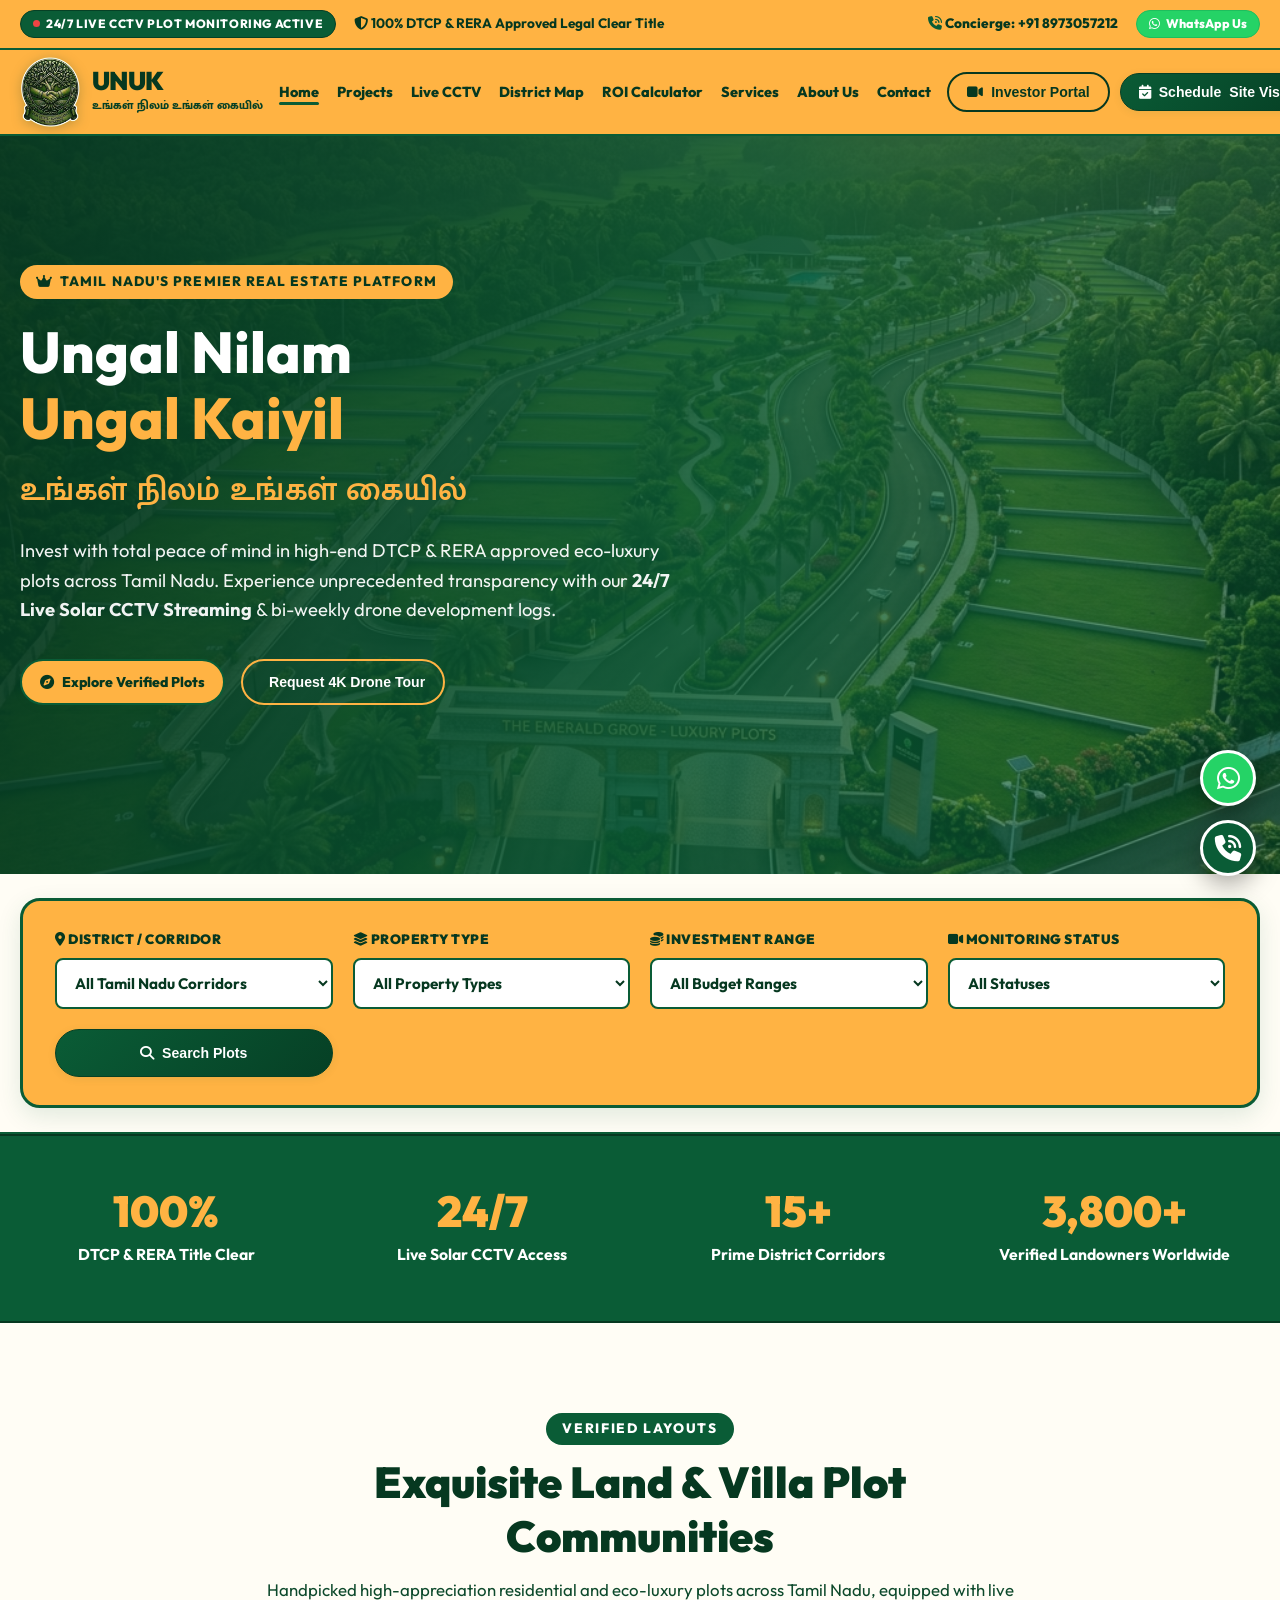
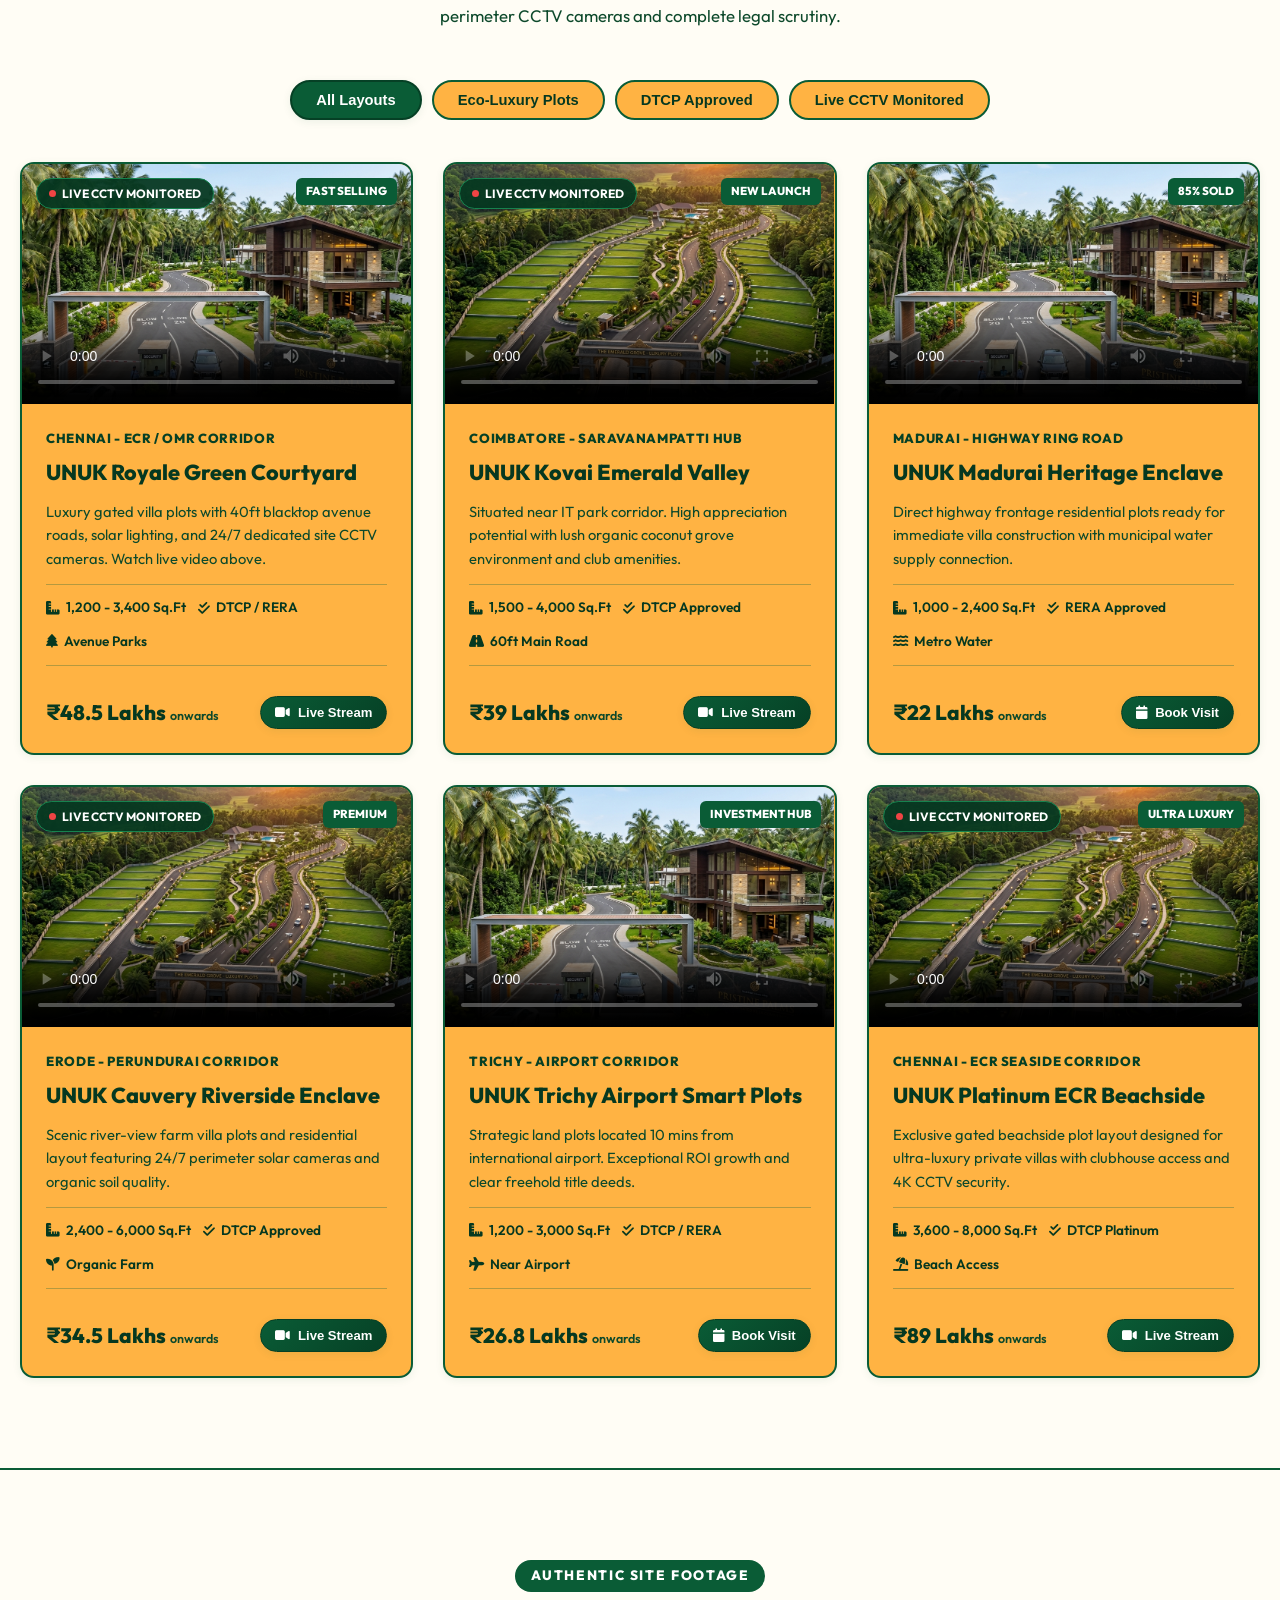
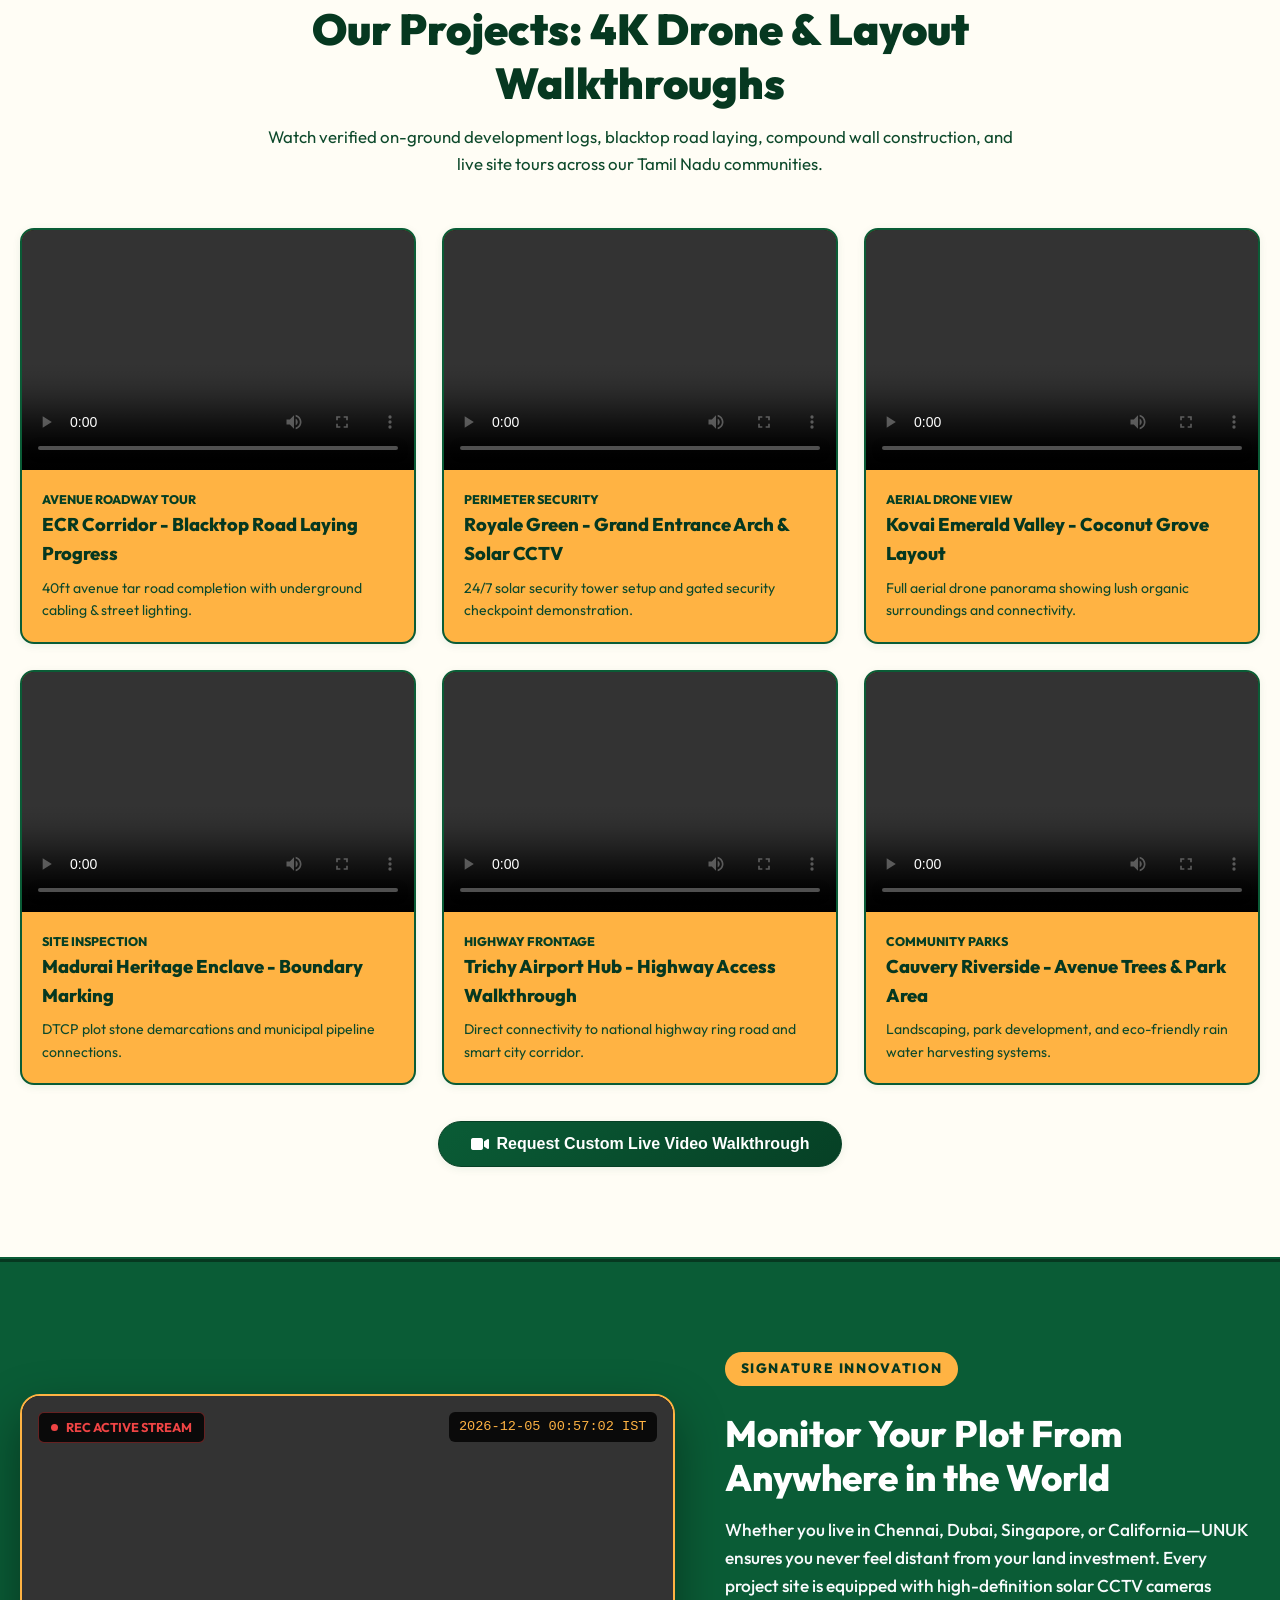
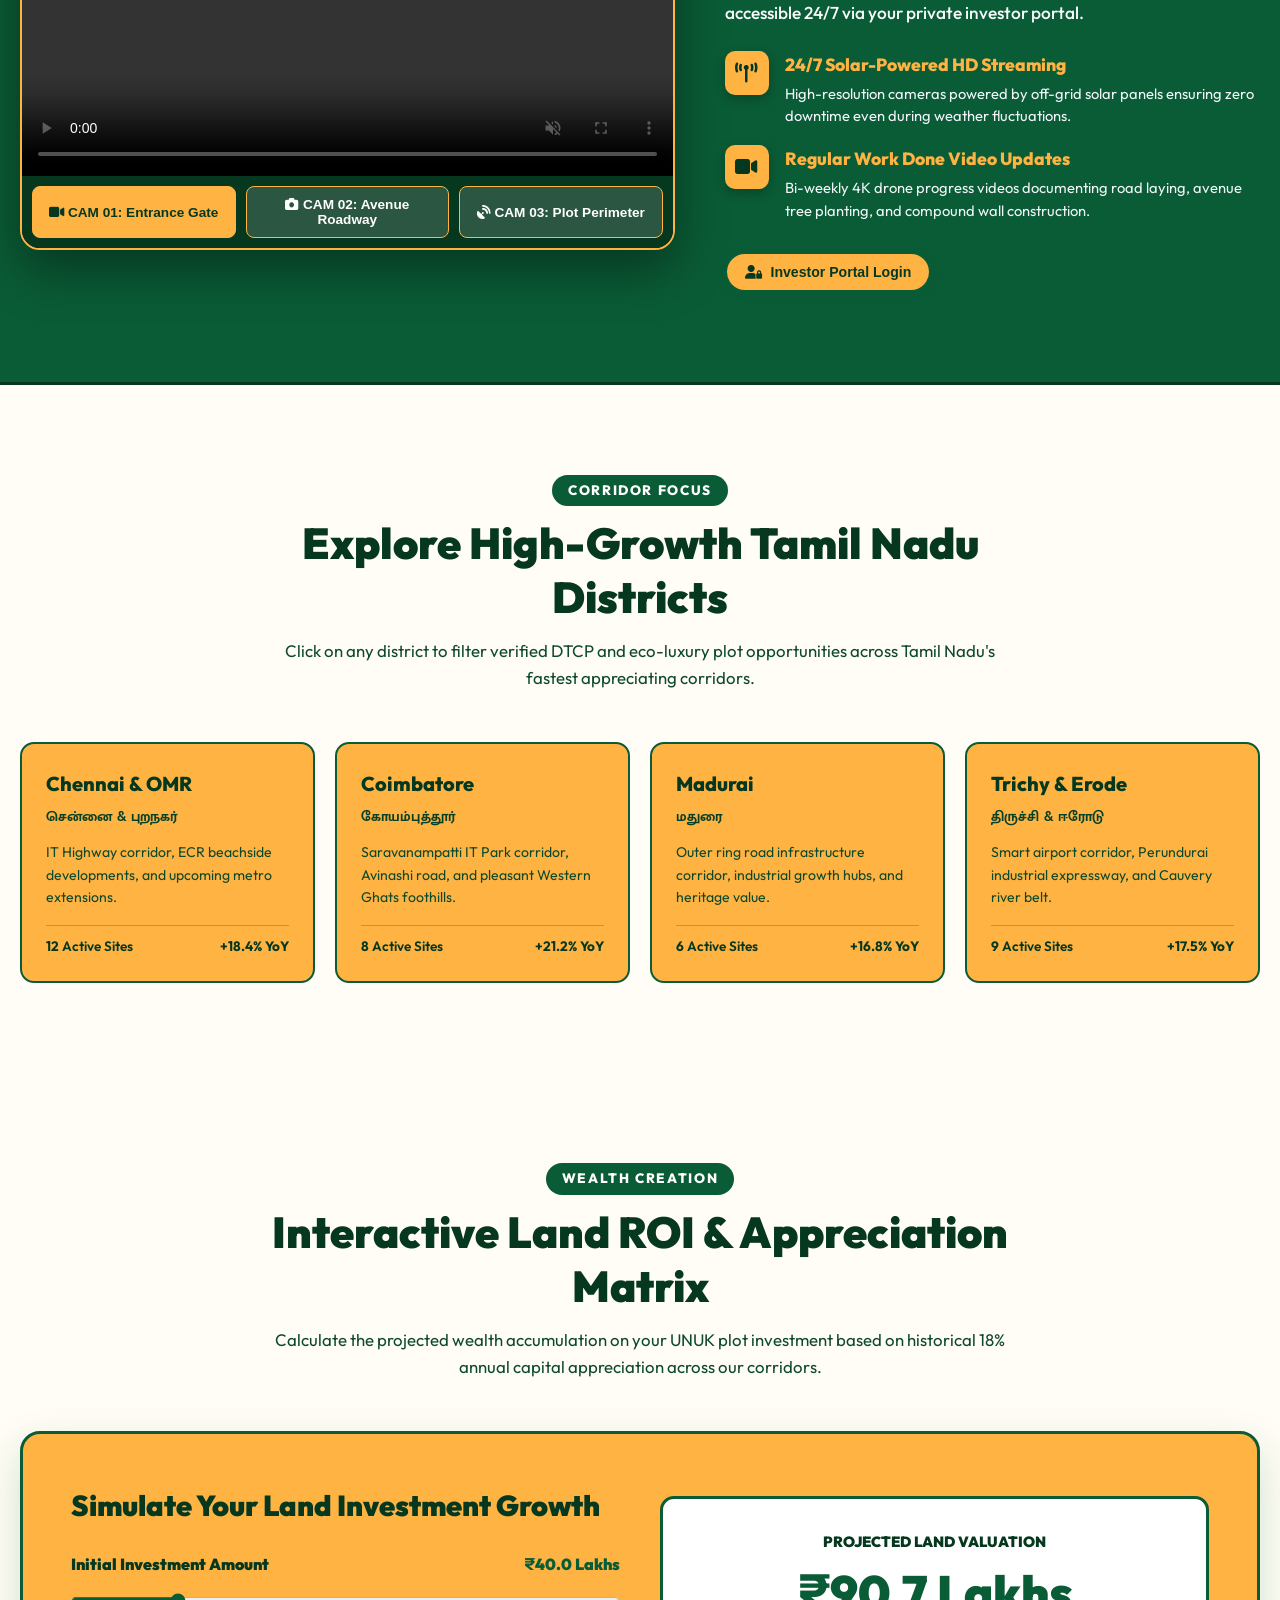
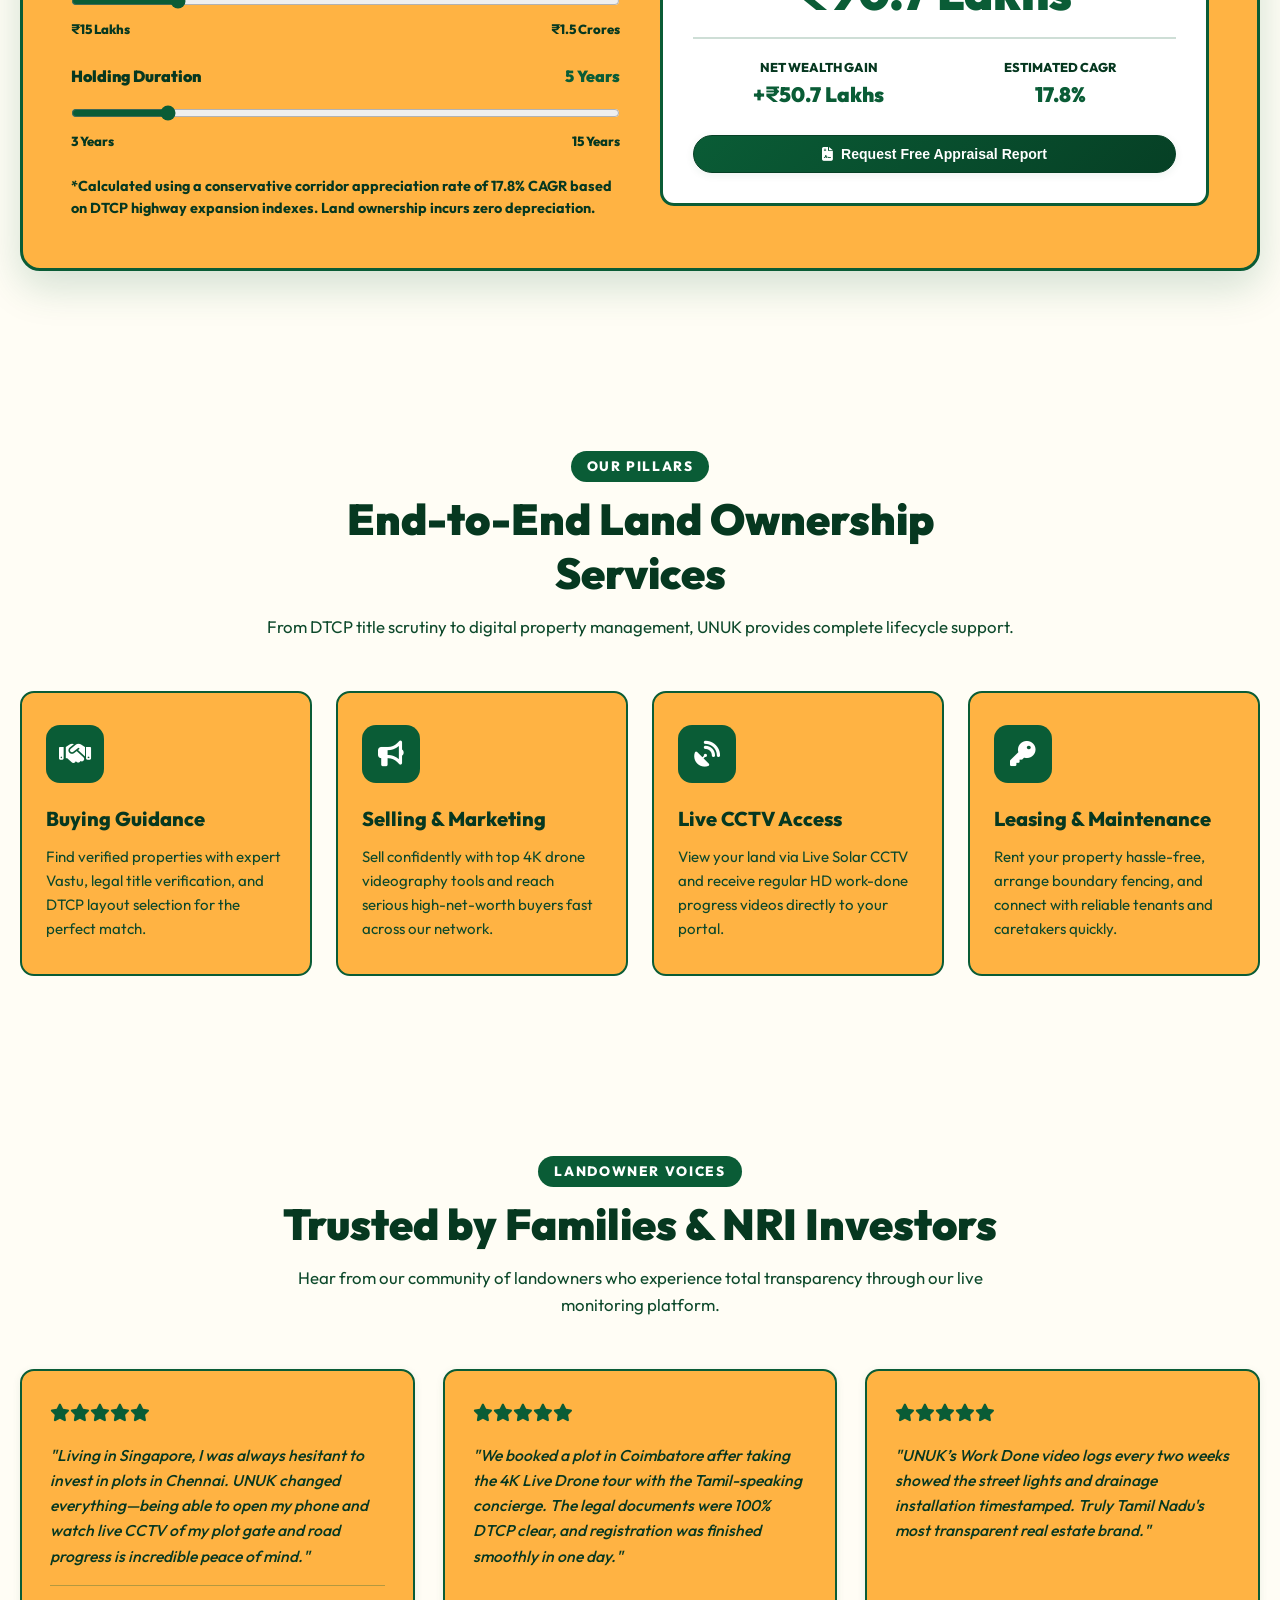
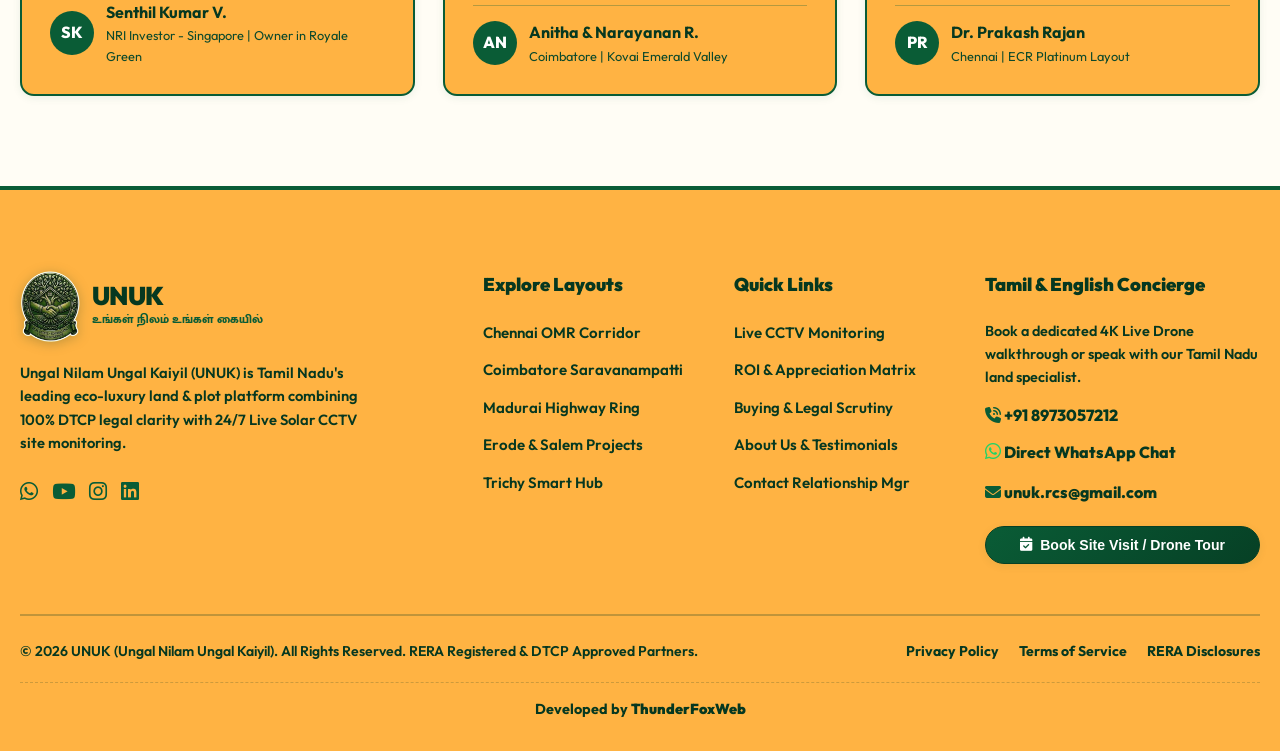
<file: index.html>
<!DOCTYPE html>
<html lang="en">
<head>
  <meta charset="UTF-8" />
  <meta name="viewport" content="width=device-width, initial-scale=1.0" />
  <title>UNUK | Ungal Nilam Ungal Kaiyil - Luxury Real Estate & Live CCTV Land Platform</title>
  <meta name="description" content="Tamil Nadu's Most Trusted Eco-Luxury Real Estate & Plot Platform. Monitor your land investments 24/7 with Live CCTV streaming and regular work-done video progress reports." />
  <link rel="icon" type="image/png" href="./assets/unuk-logo.png" />
  <link rel="apple-touch-icon" href="./assets/unuk-logo.png" />
  <link rel="stylesheet" href="./index.css" />
  <!-- FontAwesome Icons for Luxury Real Estate UI -->
  <link rel="stylesheet" href="https://cdnjs.cloudflare.com/ajax/libs/font-awesome/6.5.1/css/all.min.css" />
</head>
<body>

  <!-- TOP ANNOUNCEMENT & CONCIERGE BAR -->
  <div class="top-bar">
    <div class="container top-bar-inner">
      <div class="top-bar-left">
        <span class="live-badge">
          <span class="live-dot"></span> 24/7 LIVE CCTV PLOT MONITORING ACTIVE
        </span>
        <span><i class="fa-solid fa-shield-halved" style="color: #063820;"></i> 100% DTCP & RERA Approved Legal Clear Title</span>
      </div>
      <div class="top-bar-right">
        <a href="tel:+918973057212" style="color: #063820; text-decoration: none; font-weight: 800;"><i class="fa-solid fa-phone-volume" style="color: #0A5C36;"></i> Concierge: +91 8973057212</a>
        <a href="https://wa.me/918973057212?text=Hello%20UNUK%2C%20I%20am%20interested%20in%20DTCP%20approved%20plots." target="_blank" class="top-wa-badge"><i class="fa-brands fa-whatsapp"></i> WhatsApp Us</a>
      </div>
    </div>
  </div>

  <!-- STICKY EXECUTIVE NAVBAR -->
  <header class="navbar" id="mainNavbar">
    <div class="container navbar-inner">
      <a href="index.html" class="brand-logo">
        <div class="logo-emblem-cutout">
          <img src="./assets/unuk-logo.png" alt="UNUK Real Estate Emblem" />
        </div>
        <div class="logo-text">
          <span class="logo-main">UNUK</span>
          <span class="logo-sub tamil-text">உங்கள் நிலம் உங்கள் கையில்</span>
        </div>
      </a>

      <ul class="nav-links">
        <li><a href="index.html" class="nav-link active">Home</a></li>
        <li><a href="projects.html" class="nav-link">Projects</a></li>
        <li><a href="cctv-live.html" class="nav-link">Live CCTV</a></li>
        <li><a href="districts.html" class="nav-link">District Map</a></li>
        <li><a href="roi-calculator.html" class="nav-link">ROI Calculator</a></li>
        <li><a href="services.html" class="nav-link">Services</a></li>
        <li><a href="about.html" class="nav-link">About Us</a></li>
        <li><a href="contact.html" class="nav-link">Contact</a></li>
      </ul>

      <div class="nav-actions">
        <button class="btn btn-outline open-portal-modal" id="cctvPortalBtn"><i class="fa-solid fa-video"></i> Investor Portal</button>
        <button class="btn btn-primary open-sitevisit-modal" id="scheduleVisitHeaderBtn"><i class="fa-solid fa-calendar-check"></i> <span class="hide-mobile">Schedule </span>Site Visit</button>
        <button class="mobile-toggle" id="mobileMenuOpen" aria-label="Open Mobile Menu">
          <i class="fa-solid fa-bars"></i>
        </button>
      </div>
    </div>
  </header>

  <!-- MOBILE NAVIGATION DRAWER -->
  <div class="mobile-drawer" id="mobileDrawer">
    <div style="display: flex; justify-content: space-between; align-items: center; border-bottom: 1px solid rgba(255,255,255,0.15); padding-bottom: 16px;">
      <span style="font-weight: 800; font-size: 1.3rem; color: var(--gold-light);">UNUK MENU</span>
      <button id="mobileMenuClose" style="background: none; border: none; color: #FFF; font-size: 1.5rem; cursor: pointer;">
        <i class="fa-solid fa-xmark"></i>
      </button>
    </div>
    <ul class="drawer-links">
      <li><a href="index.html" class="mobile-nav-link">Home</a></li>
      <li><a href="projects.html" class="mobile-nav-link">Featured Projects</a></li>
      <li><a href="cctv-live.html" class="mobile-nav-link">Live Land CCTV</a></li>
      <li><a href="districts.html" class="mobile-nav-link">District Explorer</a></li>
      <li><a href="roi-calculator.html" class="mobile-nav-link">ROI Calculator</a></li>
      <li><a href="services.html" class="mobile-nav-link">Our Services</a></li>
      <li><a href="about.html" class="mobile-nav-link">About Us</a></li>
      <li><a href="contact.html" class="mobile-nav-link">Concierge Contact</a></li>
    </ul>
    <div style="margin-top: 40px; display: flex; flex-direction: column; gap: 12px;">
      <button class="btn btn-gold open-sitevisit-modal" id="drawerScheduleBtn" style="width: 100%;">Schedule Site Visit</button>
      <button class="btn btn-outline open-portal-modal" id="drawerCctvBtn" style="width: 100%; border-color: #FFF; color: #FFF;">Investor Portal Login</button>
    </div>
  </div>

  <!-- HERO SECTION WITH ARCHITECTURAL AERIAL BACKGROUND -->
  <section class="hero-section" id="home" style="background-image: url('./assets/unuk_luxury_plot_hero.png');">
    <div class="hero-overlay"></div>
    <div class="container">
      <div class="hero-content">
        <div class="hero-tag">
          <i class="fa-solid fa-crown"></i> TAMIL NADU'S PREMIER REAL ESTATE PLATFORM
        </div>
        <h1 class="hero-title">
          Ungal Nilam <br /><span>Ungal Kaiyil</span>
        </h1>
        <span class="hero-tamil tamil-text">உங்கள் நிலம் உங்கள் கையில்</span>
        <p class="hero-desc">
          Invest with total peace of mind in high-end DTCP & RERA approved eco-luxury plots across Tamil Nadu. Experience unprecedented transparency with our <strong>24/7 Live Solar CCTV Streaming</strong> & bi-weekly drone development logs.
        </p>
        <div class="hero-ctas">
          <a href="#projects" class="btn btn-gold"><i class="fa-solid fa-compass"></i> Explore Verified Plots</a>
          <button class="btn btn-outline" id="droneTourBtn" style="border-color: var(--yellow-primary); color: #FFF;"><i class="fa-solid fa-drone"></i> Request 4K Drone Tour</button>
        </div>
      </div>
    </div>
  </section>

  <!-- CASAGRAND-INSPIRED INTERACTIVE PROPERTY FINDER BAR -->
  <section class="property-search-section">
    <div class="container">
      <div class="property-search-card">
        <div class="search-grid">
          <div class="search-field">
            <label for="searchDistrict"><i class="fa-solid fa-location-dot"></i> District / Corridor</label>
            <select id="searchDistrict">
              <option value="all">All Tamil Nadu Corridors</option>
              <option value="chennai">Chennai & OMR Growth Corridor</option>
              <option value="coimbatore">Coimbatore Saravanampatti Hub</option>
              <option value="madurai">Madurai Ring Road Highway</option>
              <option value="erode">Erode & Salem Industrial Corridor</option>
              <option value="trichy">Trichy Smart City Hub</option>
            </select>
          </div>

          <div class="search-field">
            <label for="searchType"><i class="fa-solid fa-layer-group"></i> Property Type</label>
            <select id="searchType">
              <option value="all">All Property Types</option>
              <option value="luxury-plot">Eco-Luxury Gated Plots</option>
              <option value="dtcp-layout">DTCP Approved Layouts</option>
              <option value="farm-villa">Organic Farm Villa Plots</option>
              <option value="commercial">Commercial Highway Land</option>
            </select>
          </div>

          <div class="search-field">
            <label for="searchBudget"><i class="fa-solid fa-coins"></i> Investment Range</label>
            <select id="searchBudget">
              <option value="all">All Budget Ranges</option>
              <option value="budget-low">₹15 Lakhs - ₹35 Lakhs</option>
              <option value="budget-mid">₹35 Lakhs - ₹75 Lakhs</option>
              <option value="budget-high">₹75 Lakhs & Above</option>
            </select>
          </div>

          <div class="search-field">
            <label for="searchStatus"><i class="fa-solid fa-video"></i> Monitoring Status</label>
            <select id="searchStatus">
              <option value="all">All Statuses</option>
              <option value="cctv-live">24/7 Live CCTV Monitored</option>
              <option value="ready">Ready for Immediate Registration</option>
            </select>
          </div>

          <div>
            <button class="btn btn-primary" id="filterSearchBtn" style="width: 100%; min-height: 48px;">
              <i class="fa-solid fa-magnifying-glass"></i> Search Plots
            </button>
          </div>
        </div>
      </div>
    </div>
  </section>

  <!-- SCALE & TRUST METRICS COUNTER BAR -->
  <section class="stats-bar">
    <div class="container">
      <div class="stats-grid">
        <div class="stat-item">
          <div class="stat-number">100%</div>
          <div class="stat-label">DTCP & RERA Title Clear</div>
        </div>
        <div class="stat-item">
          <div class="stat-number">24/7</div>
          <div class="stat-label">Live Solar CCTV Access</div>
        </div>
        <div class="stat-item">
          <div class="stat-number">15+</div>
          <div class="stat-label">Prime District Corridors</div>
        </div>
        <div class="stat-item">
          <div class="stat-number">3,800+</div>
          <div class="stat-label">Verified Landowners Worldwide</div>
        </div>
      </div>
    </div>
  </section>

  <!-- FEATURED PROJECTS SHOWCASE (CASAGRAND STYLE) -->
  <section class="section-pad" id="projects">
    <div class="container">
      <div class="section-header">
        <span class="sub-title">Verified Layouts</span>
        <h2 class="main-title">Exquisite Land & Villa Plot Communities</h2>
        <p class="main-desc">
          Handpicked high-appreciation residential and eco-luxury plots across Tamil Nadu, equipped with live perimeter CCTV cameras and complete legal scrutiny.
        </p>
      </div>

      <!-- Filter Tabs -->
      <div class="filter-tabs" id="projectCategoryTabs">
        <button class="tab-btn active" data-category="all">All Layouts</button>
        <button class="tab-btn" data-category="luxury-plot">Eco-Luxury Plots</button>
        <button class="tab-btn" data-category="dtcp-layout">DTCP Approved</button>
        <button class="tab-btn" data-category="cctv-live">Live CCTV Monitored</button>
      </div>

      <!-- Projects Grid -->
      <!-- Projects Grid with Real Video Walkthroughs -->
      <div class="projects-grid" id="projectsGridContainer">

        <!-- Project 1 -->
        <div class="project-card" data-category="luxury-plot cctv-live" data-district="chennai" data-budget="budget-mid">
          <div class="project-media">
            <span class="cctv-live-tag"><span class="live-dot"></span> LIVE CCTV MONITORED</span>
            <span class="status-badge">Fast Selling</span>
            <video src="./assets/Videos/VID-20260320-WA0006.mp4" poster="./assets/unuk_layout_overview.png" controls preload="metadata" playsinline></video>
          </div>
          <div class="project-body">
            <div class="project-location">CHENNAI - ECR / OMR CORRIDOR</div>
            <h3 class="project-title">UNUK Royale Green Courtyard</h3>
            <p style="font-size: 0.92rem; color: var(--text-muted);">
              Luxury gated villa plots with 40ft blacktop avenue roads, solar lighting, and 24/7 dedicated site CCTV cameras. Watch live video above.
            </p>
            <div class="project-specs">
              <span class="spec-item"><i class="fa-solid fa-ruler-combined"></i> 1,200 - 3,400 Sq.Ft</span>
              <span class="spec-item"><i class="fa-solid fa-check-double"></i> DTCP / RERA</span>
              <span class="spec-item"><i class="fa-solid fa-tree"></i> Avenue Parks</span>
            </div>
            <div class="project-footer">
              <div class="project-price">
                ₹48.5 Lakhs <span>onwards</span>
              </div>
              <button class="btn btn-primary open-cctv-modal" data-title="UNUK Royale Green Courtyard" style="padding: 8px 14px; font-size: 0.82rem;">
                <i class="fa-solid fa-video"></i> Live Stream
              </button>
            </div>
          </div>
        </div>

        <!-- Project 2 -->
        <div class="project-card" data-category="dtcp-layout cctv-live" data-district="coimbatore" data-budget="budget-mid">
          <div class="project-media">
            <span class="cctv-live-tag"><span class="live-dot"></span> LIVE CCTV MONITORED</span>
            <span class="status-badge">New Launch</span>
            <video src="./assets/Videos/VID-20260320-WA0007.mp4" poster="./assets/unuk_luxury_plot_hero.png" controls preload="metadata" playsinline></video>
          </div>
          <div class="project-body">
            <div class="project-location">COIMBATORE - SARAVANAMPATTI HUB</div>
            <h3 class="project-title">UNUK Kovai Emerald Valley</h3>
            <p style="font-size: 0.92rem; color: var(--text-muted);">
              Situated near IT park corridor. High appreciation potential with lush organic coconut grove environment and club amenities.
            </p>
            <div class="project-specs">
              <span class="spec-item"><i class="fa-solid fa-ruler-combined"></i> 1,500 - 4,000 Sq.Ft</span>
              <span class="spec-item"><i class="fa-solid fa-check-double"></i> DTCP Approved</span>
              <span class="spec-item"><i class="fa-solid fa-road"></i> 60ft Main Road</span>
            </div>
            <div class="project-footer">
              <div class="project-price">
                ₹39 Lakhs <span>onwards</span>
              </div>
              <button class="btn btn-primary open-cctv-modal" data-title="UNUK Kovai Emerald Valley" style="padding: 8px 14px; font-size: 0.82rem;">
                <i class="fa-solid fa-video"></i> Live Stream
              </button>
            </div>
          </div>
        </div>

        <!-- Project 3 -->
        <div class="project-card" data-category="dtcp-layout" data-district="madurai" data-budget="budget-low">
          <div class="project-media">
            <span class="status-badge">85% Sold</span>
            <video src="./assets/Videos/VID-20260320-WA0014.mp4" poster="./assets/unuk_layout_overview.png" controls preload="metadata" playsinline></video>
          </div>
          <div class="project-body">
            <div class="project-location">MADURAI - HIGHWAY RING ROAD</div>
            <h3 class="project-title">UNUK Madurai Heritage Enclave</h3>
            <p style="font-size: 0.92rem; color: var(--text-muted);">
              Direct highway frontage residential plots ready for immediate villa construction with municipal water supply connection.
            </p>
            <div class="project-specs">
              <span class="spec-item"><i class="fa-solid fa-ruler-combined"></i> 1,000 - 2,400 Sq.Ft</span>
              <span class="spec-item"><i class="fa-solid fa-check-double"></i> RERA Approved</span>
              <span class="spec-item"><i class="fa-solid fa-water"></i> Metro Water</span>
            </div>
            <div class="project-footer">
              <div class="project-price">
                ₹22 Lakhs <span>onwards</span>
              </div>
              <button class="btn btn-primary open-sitevisit-modal" data-title="UNUK Madurai Heritage Enclave" style="padding: 8px 14px; font-size: 0.82rem;">
                <i class="fa-solid fa-calendar"></i> Book Visit
              </button>
            </div>
          </div>
        </div>

        <!-- Project 4 -->
        <div class="project-card" data-category="luxury-plot cctv-live" data-district="erode" data-budget="budget-mid">
          <div class="project-media">
            <span class="cctv-live-tag"><span class="live-dot"></span> LIVE CCTV MONITORED</span>
            <span class="status-badge">Premium</span>
            <video src="./assets/Videos/VID-20260320-WA0015.mp4" poster="./assets/unuk_luxury_plot_hero.png" controls preload="metadata" playsinline></video>
          </div>
          <div class="project-body">
            <div class="project-location">ERODE - PERUNDURAI CORRIDOR</div>
            <h3 class="project-title">UNUK Cauvery Riverside Enclave</h3>
            <p style="font-size: 0.92rem; color: var(--text-muted);">
              Scenic river-view farm villa plots and residential layout featuring 24/7 perimeter solar cameras and organic soil quality.
            </p>
            <div class="project-specs">
              <span class="spec-item"><i class="fa-solid fa-ruler-combined"></i> 2,400 - 6,000 Sq.Ft</span>
              <span class="spec-item"><i class="fa-solid fa-check-double"></i> DTCP Approved</span>
              <span class="spec-item"><i class="fa-solid fa-seedling"></i> Organic Farm</span>
            </div>
            <div class="project-footer">
              <div class="project-price">
                ₹34.5 Lakhs <span>onwards</span>
              </div>
              <button class="btn btn-primary open-cctv-modal" data-title="UNUK Cauvery Riverside Enclave" style="padding: 8px 14px; font-size: 0.82rem;">
                <i class="fa-solid fa-video"></i> Live Stream
              </button>
            </div>
          </div>
        </div>

        <!-- Project 5 -->
        <div class="project-card" data-category="dtcp-layout" data-district="trichy" data-budget="budget-low">
          <div class="project-media">
            <span class="status-badge">Investment Hub</span>
            <video src="./assets/Videos/VID-20260320-WA0016.mp4" poster="./assets/unuk_layout_overview.png" controls preload="metadata" playsinline></video>
          </div>
          <div class="project-body">
            <div class="project-location">TRICHY - AIRPORT CORRIDOR</div>
            <h3 class="project-title">UNUK Trichy Airport Smart Plots</h3>
            <p style="font-size: 0.92rem; color: var(--text-muted);">
              Strategic land plots located 10 mins from international airport. Exceptional ROI growth and clear freehold title deeds.
            </p>
            <div class="project-specs">
              <span class="spec-item"><i class="fa-solid fa-ruler-combined"></i> 1,200 - 3,000 Sq.Ft</span>
              <span class="spec-item"><i class="fa-solid fa-check-double"></i> DTCP / RERA</span>
              <span class="spec-item"><i class="fa-solid fa-plane"></i> Near Airport</span>
            </div>
            <div class="project-footer">
              <div class="project-price">
                ₹26.8 Lakhs <span>onwards</span>
              </div>
              <button class="btn btn-primary open-sitevisit-modal" data-title="UNUK Trichy Airport Smart Plots" style="padding: 8px 14px; font-size: 0.82rem;">
                <i class="fa-solid fa-calendar"></i> Book Visit
              </button>
            </div>
          </div>
        </div>

        <!-- Project 6 -->
        <div class="project-card" data-category="luxury-plot cctv-live" data-district="chennai" data-budget="budget-high">
          <div class="project-media">
            <span class="cctv-live-tag"><span class="live-dot"></span> LIVE CCTV MONITORED</span>
            <span class="status-badge">Ultra Luxury</span>
            <video src="./assets/Videos/VID-20260320-WA0017.mp4" poster="./assets/unuk_luxury_plot_hero.png" controls preload="metadata" playsinline></video>
          </div>
          <div class="project-body">
            <div class="project-location">CHENNAI - ECR SEASIDE CORRIDOR</div>
            <h3 class="project-title">UNUK Platinum ECR Beachside</h3>
            <p style="font-size: 0.92rem; color: var(--text-muted);">
              Exclusive gated beachside plot layout designed for ultra-luxury private villas with clubhouse access and 4K CCTV security.
            </p>
            <div class="project-specs">
              <span class="spec-item"><i class="fa-solid fa-ruler-combined"></i> 3,600 - 8,000 Sq.Ft</span>
              <span class="spec-item"><i class="fa-solid fa-check-double"></i> DTCP Platinum</span>
              <span class="spec-item"><i class="fa-solid fa-umbrella-beach"></i> Beach Access</span>
            </div>
            <div class="project-footer">
              <div class="project-price">
                ₹89 Lakhs <span>onwards</span>
              </div>
              <button class="btn btn-primary open-cctv-modal" data-title="UNUK Platinum ECR Beachside" style="padding: 8px 14px; font-size: 0.82rem;">
                <i class="fa-solid fa-video"></i> Live Stream
              </button>
            </div>
          </div>
        </div>

      </div>
    </div>
  </section>

  <!-- OUR PROJECTS: 4K DRONE & SITE FOOTAGE VIDEO SHOWCASE GALLERY -->
  <section class="video-gallery-section section-pad" id="project-videos">
    <div class="container">
      <div class="section-header">
        <span class="sub-title">Authentic Site Footage</span>
        <h2 class="main-title">Our Projects: 4K Drone & Layout Walkthroughs</h2>
        <p class="main-desc">
          Watch verified on-ground development logs, blacktop road laying, compound wall construction, and live site tours across our Tamil Nadu communities.
        </p>
      </div>

      <div class="video-grid">
        <!-- Video Card 1 -->
        <div class="video-card">
          <div class="video-player-wrapper">
            <video src="./assets/Videos/VID-20260320-WA0018.mp4" controls preload="metadata" playsinline></video>
          </div>
          <div class="video-card-body">
            <span style="font-size: 0.78rem; color: var(--green-dark); font-weight: 800; text-transform: uppercase;">Avenue Roadway Tour</span>
            <h4 class="video-card-title">ECR Corridor - Blacktop Road Laying Progress</h4>
            <p style="font-size: 0.88rem; color: var(--text-muted);">40ft avenue tar road completion with underground cabling & street lighting.</p>
          </div>
        </div>

        <!-- Video Card 2 -->
        <div class="video-card">
          <div class="video-player-wrapper">
            <video src="./assets/Videos/VID-20260320-WA0019.mp4" controls preload="metadata" playsinline></video>
          </div>
          <div class="video-card-body">
            <span style="font-size: 0.78rem; color: var(--green-dark); font-weight: 800; text-transform: uppercase;">Perimeter Security</span>
            <h4 class="video-card-title">Royale Green - Grand Entrance Arch & Solar CCTV</h4>
            <p style="font-size: 0.88rem; color: var(--text-muted);">24/7 solar security tower setup and gated security checkpoint demonstration.</p>
          </div>
        </div>

        <!-- Video Card 3 -->
        <div class="video-card">
          <div class="video-player-wrapper">
            <video src="./assets/Videos/VID-20260320-WA0020.mp4" controls preload="metadata" playsinline></video>
          </div>
          <div class="video-card-body">
            <span style="font-size: 0.78rem; color: var(--green-dark); font-weight: 800; text-transform: uppercase;">Aerial Drone View</span>
            <h4 class="video-card-title">Kovai Emerald Valley - Coconut Grove Layout</h4>
            <p style="font-size: 0.88rem; color: var(--text-muted);">Full aerial drone panorama showing lush organic surroundings and connectivity.</p>
          </div>
        </div>

        <!-- Video Card 4 -->
        <div class="video-card">
          <div class="video-player-wrapper">
            <video src="./assets/Videos/VID-20260320-WA0021.mp4" controls preload="metadata" playsinline></video>
          </div>
          <div class="video-card-body">
            <span style="font-size: 0.78rem; color: var(--green-dark); font-weight: 800; text-transform: uppercase;">Site Inspection</span>
            <h4 class="video-card-title">Madurai Heritage Enclave - Boundary Marking</h4>
            <p style="font-size: 0.88rem; color: var(--text-muted);">DTCP plot stone demarcations and municipal pipeline connections.</p>
          </div>
        </div>

        <!-- Video Card 5 -->
        <div class="video-card">
          <div class="video-player-wrapper">
            <video src="./assets/Videos/VID-20260320-WA0022.mp4" controls preload="metadata" playsinline></video>
          </div>
          <div class="video-card-body">
            <span style="font-size: 0.78rem; color: var(--green-dark); font-weight: 800; text-transform: uppercase;">Highway Frontage</span>
            <h4 class="video-card-title">Trichy Airport Hub - Highway Access Walkthrough</h4>
            <p style="font-size: 0.88rem; color: var(--text-muted);">Direct connectivity to national highway ring road and smart city corridor.</p>
          </div>
        </div>

        <!-- Video Card 6 -->
        <div class="video-card">
          <div class="video-player-wrapper">
            <video src="./assets/Videos/VID-20260320-WA0023.mp4" controls preload="metadata" playsinline></video>
          </div>
          <div class="video-card-body">
            <span style="font-size: 0.78rem; color: var(--green-dark); font-weight: 800; text-transform: uppercase;">Community Parks</span>
            <h4 class="video-card-title">Cauvery Riverside - Avenue Trees & Park Area</h4>
            <p style="font-size: 0.88rem; color: var(--text-muted);">Landscaping, park development, and eco-friendly rain water harvesting systems.</p>
          </div>
        </div>
      </div>

      <div style="text-align: center; margin-top: 36px;">
        <button class="btn btn-primary open-sitevisit-modal" style="padding: 13px 32px; font-size: 1rem;">
          <i class="fa-solid fa-video"></i> Request Custom Live Video Walkthrough
        </button>
      </div>
    </div>
  </section>

  <!-- LIVE CCTV & WORK PROGRESS DEMONSTRATION SECTION -->
  <section class="cctv-section section-pad" id="cctv-live">
    <div class="container">
      <div class="cctv-container">
        <!-- Live Video Simulator Player -->
        <div class="cctv-player-box">
          <div class="cctv-video-frame">
            <div class="cctv-overlay-top">
              <span class="cctv-rec"><span class="live-dot"></span> REC ACTIVE STREAM</span>
              <span class="cctv-timestamp" id="liveTimestampClock">2026-07-11 10:12:45 IST</span>
            </div>
            <video id="cctvStreamVideo" src="./assets/Videos/VID-20260320-WA0024.mp4" autoplay muted loop playsinline controls style="width: 100%; height: 100%; object-fit: cover;"></video>
          </div>
          <div class="cctv-camera-selector">
            <button class="cam-btn active" data-vid="./assets/Videos/VID-20260320-WA0024.mp4" data-label="CAM 01: Grand Entrance & Highway Access">
              <i class="fa-solid fa-video"></i> CAM 01: Entrance Gate
            </button>
            <button class="cam-btn" data-vid="./assets/Videos/VID-20260320-WA0025.mp4" data-label="CAM 02: North Avenue 40ft Roadway">
              <i class="fa-solid fa-camera"></i> CAM 02: Avenue Roadway
            </button>
            <button class="cam-btn" data-vid="./assets/Videos/VID-20260320-WA0006.mp4" data-label="CAM 03: Perimeter Solar Surveillance">
              <i class="fa-solid fa-satellite-dish"></i> CAM 03: Plot Perimeter
            </button>
          </div>
        </div>

        <!-- CCTV Information Column -->
        <div>
          <span class="sub-title" style="background: #FFB343; color: #063820; font-weight: 800; padding: 6px 16px; border-radius: 20px; text-transform: uppercase;">Signature Innovation</span>
          <h2 style="font-size: 2.3rem; font-weight: 800; line-height: 1.2; margin: 16px 0; color: #FFFFFF;">
            Monitor Your Plot From Anywhere in the World
          </h2>
          <p style="color: #F8FAFC; font-size: 1.08rem; margin-bottom: 24px; font-weight: 500;">
            Whether you live in Chennai, Dubai, Singapore, or California—UNUK ensures you never feel distant from your land investment. Every project site is equipped with high-definition solar CCTV cameras accessible 24/7 via your private investor portal.
          </p>
          <div style="display: flex; flex-direction: column; gap: 18px; margin-bottom: 30px;">
            <div style="display: flex; align-items: flex-start; gap: 16px;">
              <div style="background: #FFB343; color: #063820; width: 44px; height: 44px; border-radius: 10px; display: flex; align-items: center; justify-content: center; flex-shrink: 0; font-size: 1.25rem; font-weight: 900; box-shadow: 0 4px 12px rgba(0,0,0,0.25);">
                <i class="fa-solid fa-tower-broadcast"></i>
              </div>
              <div>
                <h4 style="font-size: 1.1rem; font-weight: 800; color: #FFB343; margin-bottom: 4px;">24/7 Solar-Powered HD Streaming</h4>
                <p style="color: #F1F5F9; font-size: 0.92rem; line-height: 1.5;">High-resolution cameras powered by off-grid solar panels ensuring zero downtime even during weather fluctuations.</p>
              </div>
            </div>

            <div style="display: flex; align-items: flex-start; gap: 16px;">
              <div style="background: #FFB343; color: #063820; width: 44px; height: 44px; border-radius: 10px; display: flex; align-items: center; justify-content: center; flex-shrink: 0; font-size: 1.25rem; font-weight: 900; box-shadow: 0 4px 12px rgba(0,0,0,0.25);">
                <i class="fa-solid fa-video"></i>
              </div>
              <div>
                <h4 style="font-size: 1.1rem; font-weight: 800; color: #FFB343; margin-bottom: 4px;">Regular Work Done Video Updates</h4>
                <p style="color: #F1F5F9; font-size: 0.92rem; line-height: 1.5;">Bi-weekly 4K drone progress videos documenting road laying, avenue tree planting, and compound wall construction.</p>
              </div>
            </div>
          </div>

          <div>
            <button class="btn btn-gold open-portal-modal">
              <i class="fa-solid fa-user-lock"></i> Investor Portal Login
            </button>
          </div>
        </div>
      </div>
    </div>
  </section>

  <!-- TAMIL NADU DISTRICT LAND EXPLORER -->
  <section class="section-pad" id="districts">
    <div class="container">
      <div class="section-header">
        <span class="sub-title">Corridor Focus</span>
        <h2 class="main-title">Explore High-Growth Tamil Nadu Districts</h2>
        <p class="main-desc">
          Click on any district to filter verified DTCP and eco-luxury plot opportunities across Tamil Nadu's fastest appreciating corridors.
        </p>
      </div>

      <div class="district-grid">
        <div class="district-card filter-district-card" data-district="chennai">
          <div class="district-name">Chennai & OMR</div>
          <div class="district-tamil tamil-text">சென்னை & புறநகர்</div>
          <p style="font-size: 0.88rem; color: var(--text-muted); margin-bottom: 16px;">
            IT Highway corridor, ECR beachside developments, and upcoming metro extensions.
          </p>
          <div class="district-stats">
            <span><strong>12</strong> Active Sites</span>
            <span style="color: var(--yellow-dark); font-weight: 700;">+18.4% YoY</span>
          </div>
        </div>

        <div class="district-card filter-district-card" data-district="coimbatore">
          <div class="district-name">Coimbatore</div>
          <div class="district-tamil tamil-text">கோயம்புத்தூர்</div>
          <p style="font-size: 0.88rem; color: var(--text-muted); margin-bottom: 16px;">
            Saravanampatti IT Park corridor, Avinashi road, and pleasant Western Ghats foothills.
          </p>
          <div class="district-stats">
            <span><strong>8</strong> Active Sites</span>
            <span style="color: var(--yellow-dark); font-weight: 700;">+21.2% YoY</span>
          </div>
        </div>

        <div class="district-card filter-district-card" data-district="madurai">
          <div class="district-name">Madurai</div>
          <div class="district-tamil tamil-text">மதுரை</div>
          <p style="font-size: 0.88rem; color: var(--text-muted); margin-bottom: 16px;">
            Outer ring road infrastructure corridor, industrial growth hubs, and heritage value.
          </p>
          <div class="district-stats">
            <span><strong>6</strong> Active Sites</span>
            <span style="color: var(--yellow-dark); font-weight: 700;">+16.8% YoY</span>
          </div>
        </div>

        <div class="district-card filter-district-card" data-district="trichy">
          <div class="district-name">Trichy & Erode</div>
          <div class="district-tamil tamil-text">திருச்சி & ஈரோடு</div>
          <p style="font-size: 0.88rem; color: var(--text-muted); margin-bottom: 16px;">
            Smart airport corridor, Perundurai industrial expressway, and Cauvery river belt.
          </p>
          <div class="district-stats">
            <span><strong>9</strong> Active Sites</span>
            <span style="color: var(--yellow-dark); font-weight: 700;">+17.5% YoY</span>
          </div>
        </div>
      </div>
    </div>
  </section>

  <!-- INTERACTIVE LAND APPRECIATION & ROI CALCULATOR -->
  <section class="section-pad" id="roi-calculator" style="background-color: var(--yellow-subtle);">
    <div class="container">
      <div class="section-header">
        <span class="sub-title">Wealth Creation</span>
        <h2 class="main-title">Interactive Land ROI & Appreciation Matrix</h2>
        <p class="main-desc">
          Calculate the projected wealth accumulation on your UNUK plot investment based on historical 18% annual capital appreciation across our corridors.
        </p>
      </div>

      <div class="roi-card">
        <div>
          <h3 style="font-size: 1.8rem; font-weight: 900; color: #063820; margin-bottom: 24px;">
            Simulate Your Land Investment Growth
          </h3>

          <div class="slider-group">
            <div class="slider-header">
              <span style="color: #063820;">Initial Investment Amount</span>
              <span id="roiAmountLabel" style="color: #0A5C36; font-weight: 900;">₹40,00,000</span>
            </div>
            <input type="range" class="calc-slider" id="roiAmountSlider" min="1500000" max="15000000" step="250000" value="4000000" />
            <div style="display: flex; justify-content: space-between; font-size: 0.82rem; font-weight: 800; color: #063820; margin-top: 6px;">
              <span>₹15 Lakhs</span>
              <span>₹1.5 Crores</span>
            </div>
          </div>

          <div class="slider-group">
            <div class="slider-header">
              <span style="color: #063820;">Holding Duration</span>
              <span id="roiYearsLabel" style="color: #0A5C36; font-weight: 900;">5 Years</span>
            </div>
            <input type="range" class="calc-slider" id="roiYearsSlider" min="3" max="15" step="1" value="5" />
            <div style="display: flex; justify-content: space-between; font-size: 0.82rem; font-weight: 800; color: #063820; margin-top: 6px;">
              <span>3 Years</span>
              <span>15 Years</span>
            </div>
          </div>

          <p style="font-size: 0.90rem; font-weight: 700; color: #063820; line-height: 1.5; margin-top: 18px;">
            *Calculated using a conservative corridor appreciation rate of 17.8% CAGR based on DTCP highway expansion indexes. Land ownership incurs zero depreciation.
          </p>
        </div>

        <div class="roi-result-box">
          <span style="font-size: 0.92rem; font-weight: 900; color: #063820; text-transform: uppercase;">Projected Land Valuation</span>
          <div class="roi-number" id="roiTotalValueDisplay" style="color: #0A5C36;">₹90.8 Lakhs</div>
          <div style="display: flex; justify-content: space-around; border-top: 2px solid rgba(10, 92, 54, 0.2); padding-top: 18px; margin-top: 18px;">
            <div>
              <div style="font-size: 0.80rem; font-weight: 800; color: #063820;">NET WEALTH GAIN</div>
              <div style="font-size: 1.3rem; font-weight: 900; color: #0A5C36;" id="roiGainDisplay">+₹50.8 Lakhs</div>
            </div>
            <div>
              <div style="font-size: 0.80rem; font-weight: 800; color: #063820;">ESTIMATED CAGR</div>
              <div style="font-size: 1.3rem; font-weight: 900; color: #0A5C36;">17.8%</div>
            </div>
          </div>
          <button class="btn btn-primary open-sitevisit-modal" style="margin-top: 24px; width: 100%;">
            <i class="fa-solid fa-file-contract"></i> Request Free Appraisal Report
          </button>
        </div>
      </div>
    </div>
  </section>

  <!-- CORE SERVICES PILLARS (WHY CHOOSE US) -->
  <section class="section-pad" id="services">
    <div class="container">
      <div class="section-header">
        <span class="sub-title">Our Pillars</span>
        <h2 class="main-title">End-to-End Land Ownership Services</h2>
        <p class="main-desc">
          From DTCP title scrutiny to digital property management, UNUK provides complete lifecycle support.
        </p>
      </div>

      <div class="services-grid">
        <div class="service-card">
          <div class="service-icon"><i class="fa-solid fa-handshake"></i></div>
          <h3 class="service-title">Buying Guidance</h3>
          <p style="color: var(--text-muted); font-size: 0.94rem;">
            Find verified properties with expert Vastu, legal title verification, and DTCP layout selection for the perfect match.
          </p>
        </div>

        <div class="service-card">
          <div class="service-icon"><i class="fa-solid fa-bullhorn"></i></div>
          <h3 class="service-title">Selling & Marketing</h3>
          <p style="color: var(--text-muted); font-size: 0.94rem;">
            Sell confidently with top 4K drone videography tools and reach serious high-net-worth buyers fast across our network.
          </p>
        </div>

        <div class="service-card">
          <div class="service-icon"><i class="fa-solid fa-satellite-dish"></i></div>
          <h3 class="service-title">Live CCTV Access</h3>
          <p style="color: var(--text-muted); font-size: 0.94rem;">
            View your land via Live Solar CCTV and receive regular HD work-done progress videos directly to your portal.
          </p>
        </div>

        <div class="service-card">
          <div class="service-icon"><i class="fa-solid fa-key"></i></div>
          <h3 class="service-title">Leasing & Maintenance</h3>
          <p style="color: var(--text-muted); font-size: 0.94rem;">
            Rent your property hassle-free, arrange boundary fencing, and connect with reliable tenants and caretakers quickly.
          </p>
        </div>
      </div>
    </div>
  </section>

  <!-- CUSTOMER TESTIMONIALS & NRI CORNER -->
  <section class="section-pad" id="testimonials" style="background-color: var(--bg-warm-light);">
    <div class="container">
      <div class="section-header">
        <span class="sub-title">Landowner Voices</span>
        <h2 class="main-title">Trusted by Families & NRI Investors</h2>
        <p class="main-desc">
          Hear from our community of landowners who experience total transparency through our live monitoring platform.
        </p>
      </div>

      <div class="testimonials-grid">
        <div class="review-card">
          <div class="review-stars">
            <i class="fa-solid fa-star"></i><i class="fa-solid fa-star"></i><i class="fa-solid fa-star"></i><i class="fa-solid fa-star"></i><i class="fa-solid fa-star"></i>
          </div>
          <p class="review-text">
            "Living in Singapore, I was always hesitant to invest in plots in Chennai. UNUK changed everything—being able to open my phone and watch live CCTV of my plot gate and road progress is incredible peace of mind."
          </p>
          <div class="review-author">
            <div class="author-avatar">SK</div>
            <div>
              <div style="font-weight: 700; color: var(--dark-900);">Senthil Kumar V.</div>
              <div style="font-size: 0.8rem; color: var(--text-muted);">NRI Investor - Singapore | Owner in Royale Green</div>
            </div>
          </div>
        </div>

        <div class="review-card">
          <div class="review-stars">
            <i class="fa-solid fa-star"></i><i class="fa-solid fa-star"></i><i class="fa-solid fa-star"></i><i class="fa-solid fa-star"></i><i class="fa-solid fa-star"></i>
          </div>
          <p class="review-text">
            "We booked a plot in Coimbatore after taking the 4K Live Drone tour with the Tamil-speaking concierge. The legal documents were 100% DTCP clear, and registration was finished smoothly in one day."
          </p>
          <div class="review-author">
            <div class="author-avatar">AN</div>
            <div>
              <div style="font-weight: 700; color: var(--dark-900);">Anitha & Narayanan R.</div>
              <div style="font-size: 0.8rem; color: var(--text-muted);">Coimbatore | Kovai Emerald Valley</div>
            </div>
          </div>
        </div>

        <div class="review-card">
          <div class="review-stars">
            <i class="fa-solid fa-star"></i><i class="fa-solid fa-star"></i><i class="fa-solid fa-star"></i><i class="fa-solid fa-star"></i><i class="fa-solid fa-star"></i>
          </div>
          <p class="review-text">
            "UNUK’s Work Done video logs every two weeks showed the street lights and drainage installation timestamped. Truly Tamil Nadu's most transparent real estate brand."
          </p>
          <div class="review-author">
            <div class="author-avatar">PR</div>
            <div>
              <div style="font-weight: 700; color: var(--dark-900);">Dr. Prakash Rajan</div>
              <div style="font-size: 0.8rem; color: var(--text-muted);">Chennai | ECR Platinum Layout</div>
            </div>
          </div>
        </div>
      </div>
    </div>
  </section>

  <!-- CASAGRAND-INSPIRED LUXURY FOOTER -->
  <footer class="luxury-footer" id="contact">
    <div class="container">
      <div class="footer-grid">
        <div class="footer-col">
          <div class="brand-logo" style="margin-bottom: 18px;">
            <div class="logo-emblem-cutout">
              <img src="./assets/unuk-logo.png" alt="UNUK Real Estate Emblem" />
            </div>
            <div class="logo-text">
              <span class="logo-main" style="color: #063820;">UNUK</span>
              <span class="logo-sub tamil-text" style="color: #0A5C36;">உங்கள் நிலம் உங்கள் கையில்</span>
            </div>
          </div>
          <p style="color: #063820; font-size: 0.92rem; margin-bottom: 20px; max-width: 340px; font-weight: 600;">
            Ungal Nilam Ungal Kaiyil (UNUK) is Tamil Nadu's leading eco-luxury land & plot platform combining 100% DTCP legal clarity with 24/7 Live Solar CCTV site monitoring.
          </p>
          <div style="display: flex; gap: 14px; font-size: 1.3rem;">
            <a href="https://wa.me/918973057212" style="color: #0A5C36;"><i class="fa-brands fa-whatsapp"></i></a>
            <a href="#" style="color: #0A5C36;"><i class="fa-brands fa-youtube"></i></a>
            <a href="#" style="color: #0A5C36;"><i class="fa-brands fa-instagram"></i></a>
            <a href="#" style="color: #0A5C36;"><i class="fa-brands fa-linkedin"></i></a>
          </div>
        </div>

        <div class="footer-col">
          <h4>Explore Layouts</h4>
          <ul class="footer-links">
            <li><a href="projects.html">Chennai OMR Corridor</a></li>
            <li><a href="projects.html">Coimbatore Saravanampatti</a></li>
            <li><a href="projects.html">Madurai Highway Ring</a></li>
            <li><a href="projects.html">Erode & Salem Projects</a></li>
            <li><a href="projects.html">Trichy Smart Hub</a></li>
          </ul>
        </div>

        <div class="footer-col">
          <h4>Quick Links</h4>
          <ul class="footer-links">
            <li><a href="cctv-live.html">Live CCTV Monitoring</a></li>
            <li><a href="roi-calculator.html">ROI & Appreciation Matrix</a></li>
            <li><a href="services.html">Buying & Legal Scrutiny</a></li>
            <li><a href="about.html">About Us & Testimonials</a></li>
            <li><a href="contact.html">Contact Relationship Mgr</a></li>
          </ul>
        </div>

        <div class="footer-col">
          <h4>Tamil & English Concierge</h4>
          <p style="color: #063820; font-size: 0.9rem; margin-bottom: 14px; font-weight: 600;">
            Book a dedicated 4K Live Drone walkthrough or speak with our Tamil Nadu land specialist.
          </p>
          <div style="margin-bottom: 12px; font-weight: 800; color: #063820;">
            <a href="tel:+918973057212" style="color: #063820; text-decoration: none;"><i class="fa-solid fa-phone-volume" style="color: #0A5C36;"></i> +91 8973057212</a>
          </div>
          <div style="margin-bottom: 14px; font-weight: 800; color: #063820;">
            <a href="https://wa.me/918973057212?text=Hello%20UNUK%2C%20I%20am%20interested%20in%20DTCP%20approved%20plots." target="_blank" style="color: #063820; text-decoration: none;"><i class="fa-brands fa-whatsapp" style="color: #25D366; font-size: 1.15rem;"></i> Direct WhatsApp Chat</a>
          </div>
          <div style="margin-bottom: 20px; font-weight: 800; color: #063820;">
            <a href="mailto:unuk.rcs@gmail.com" style="color: #063820; text-decoration: none;"><i class="fa-solid fa-envelope" style="color: #0A5C36;"></i> unuk.rcs@gmail.com</a>
          </div>
          <button class="btn btn-primary open-sitevisit-modal" style="width: 100%;">
            <i class="fa-solid fa-calendar-check"></i> Book Site Visit / Drone Tour
          </button>
        </div>
      </div>

      <div class="footer-bottom">
        <div>
          © 2026 UNUK (Ungal Nilam Ungal Kaiyil). All Rights Reserved. RERA Registered & DTCP Approved Partners.
        </div>
        <div style="display: flex; gap: 20px;">
          <a href="#" style="color: #063820; text-decoration: none;">Privacy Policy</a>
          <a href="#" style="color: #063820; text-decoration: none;">Terms of Service</a>
          <a href="#" style="color: #063820; text-decoration: none;">RERA Disclosures</a>
        </div>
      </div>

      <div style="text-align: center; font-size: 0.9rem; font-weight: 700; color: #063820; margin-top: 20px; padding-top: 15px; border-top: 1px dashed rgba(6, 56, 32, 0.2);">
        Developed by <a href="https://thunderfoxweb.co.in" target="_blank" style="color: #063820; text-decoration: none; font-weight: 900;">ThunderFoxWeb</a>
      </div>
    </div>
  </footer>

  <!-- MODAL: SCHEDULE SITE VISIT / DRONE TOUR -->
  <div class="modal-overlay" id="siteVisitModal">
    <div class="modal-card">
      <button class="modal-close closeModalBtn"><i class="fa-solid fa-xmark"></i></button>
      <h3 style="font-size: 1.5rem; font-weight: 800; color: var(--dark-900); margin-bottom: 6px;">
        Schedule VIP Site Visit / 4K Drone Tour
      </h3>
      <p style="color: var(--text-muted); font-size: 0.9rem; margin-bottom: 22px;">
        Our Tamil or English speaking concierge will arrange complimentary cab pickup or a live 4K drone streaming session.
      </p>

      <form id="scheduleForm">
        <div class="form-group">
          <label>Your Full Name *</label>
          <input type="text" placeholder="e.g. Senthil Nathan" required />
        </div>

        <div class="form-group">
          <label>Phone / WhatsApp Number *</label>
          <input type="tel" placeholder="+91 / +65 / +971 ..." required />
        </div>

        <div class="form-group">
          <label>Preferred Project Corridor</label>
          <select id="modalProjectSelect">
            <option>UNUK Royale Green Courtyard (Chennai)</option>
            <option>UNUK Kovai Emerald Valley (Coimbatore)</option>
            <option>UNUK Madurai Heritage Enclave (Madurai)</option>
            <option>UNUK Cauvery Riverside Enclave (Erode)</option>
            <option>UNUK Platinum ECR Beachside (Chennai)</option>
          </select>
        </div>

        <div class="form-group">
          <label>Tour Mode</label>
          <select>
            <option>Physical Site Visit (Complimentary Cab)</option>
            <option>Live 4K Drone Walkthrough (Video Call)</option>
          </select>
        </div>

        <button type="submit" class="btn btn-primary" style="width: 100%; margin-top: 10px;">
          <i class="fa-solid fa-check"></i> Confirm Appointment
        </button>
      </form>
    </div>
  </div>

  <!-- MODAL: LIVE CCTV FEED PREVIEW -->
  <div class="modal-overlay" id="cctvModal">
    <div class="modal-card" style="max-width: 680px;">
      <button class="modal-close closeModalBtn"><i class="fa-solid fa-xmark"></i></button>
      <div style="display: flex; justify-content: space-between; align-items: center; margin-bottom: 14px;">
        <h3 id="cctvModalTitle" style="font-size: 1.35rem; font-weight: 800; color: var(--dark-900);">
          Live CCTV Feed Preview
        </h3>
        <span class="live-badge"><span class="live-dot"></span> LIVE SITE STREAM</span>
      </div>
      <div style="border-radius: var(--radius-md); overflow: hidden; border: 2px solid var(--green-primary); aspect-ratio: 16/9; background: #000; position: relative;">
        <video id="cctvModalVideo" src="./assets/Videos/VID-20260320-WA0006.mp4" autoplay muted loop playsinline controls style="width: 100%; height: 100%; object-fit: cover;"></video>
        <div style="position: absolute; bottom: 12px; left: 12px; background: rgba(0,0,0,0.75); color: #FFF; padding: 4px 12px; border-radius: 6px; font-size: 0.8rem;">
          CAM 01: Perimeter Gate & Solar Light Post
        </div>
      </div>
      <p style="font-size: 0.88rem; color: var(--text-muted); margin-top: 14px;">
        Full multi-camera PTZ control is available to registered plot owners inside the Investor Portal.
      </p>
      <div style="display: flex; gap: 12px; margin-top: 20px;">
        <button class="btn btn-gold open-sitevisit-modal" style="flex: 1;">Schedule Visit to Site</button>
        <button class="btn btn-primary closeModalBtn" style="flex: 1;">Close Stream</button>
      </div>
    </div>
  </div>

  <!-- STICKY FLOATING WHATSAPP & CALL INTEGRATION WIDGET (ICONS ONLY) -->
  <div class="floating-contact-widget">
    <a href="https://wa.me/918973057212?text=Hello%20UNUK%2C%20I%20am%20interested%20in%20your%20DTCP%20approved%20plots." target="_blank" class="float-btn float-wa" title="Chat on WhatsApp" aria-label="WhatsApp Chat">
      <i class="fa-brands fa-whatsapp"></i>
    </a>
    <a href="tel:+918973057212" class="float-btn float-call" title="Call Concierge" aria-label="Call Specialist">
      <i class="fa-solid fa-phone-volume"></i>
    </a>
  </div>

  <script src="./app.js"></script>
</body>
</html>
</file>
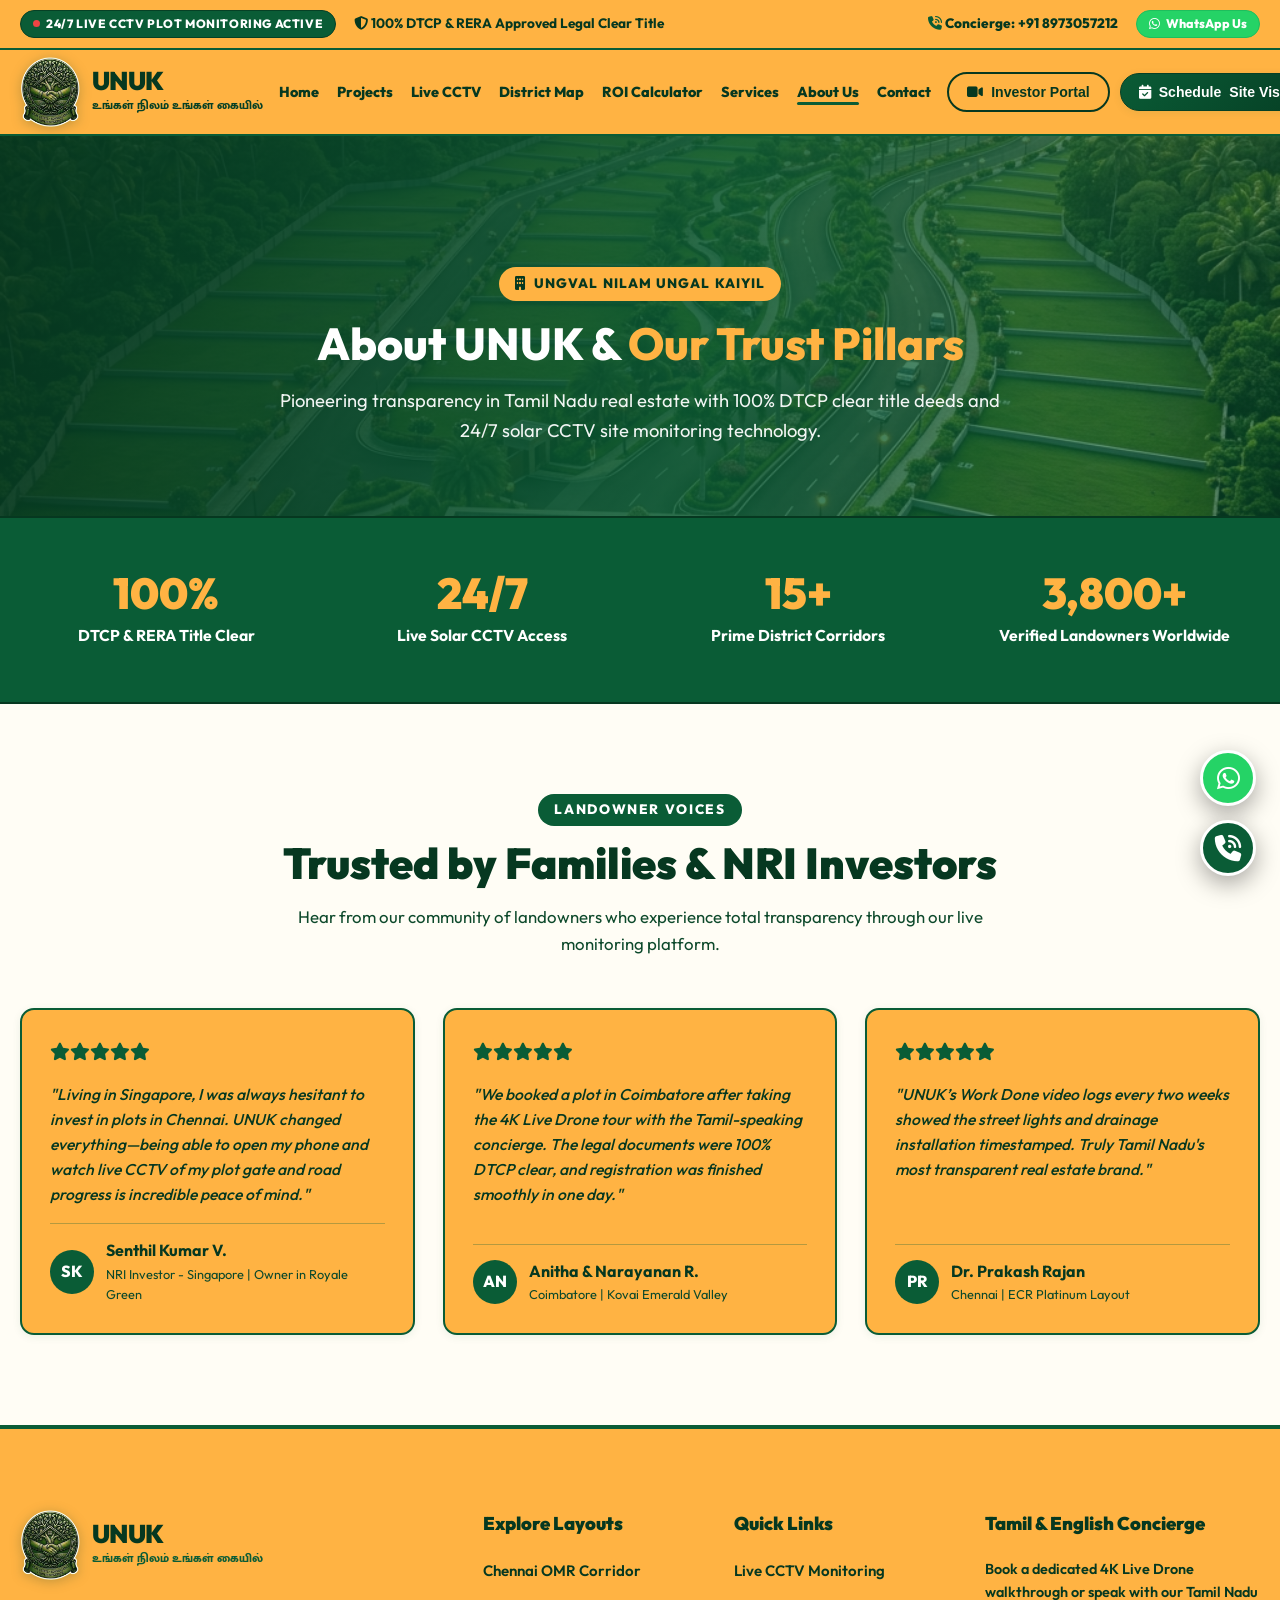
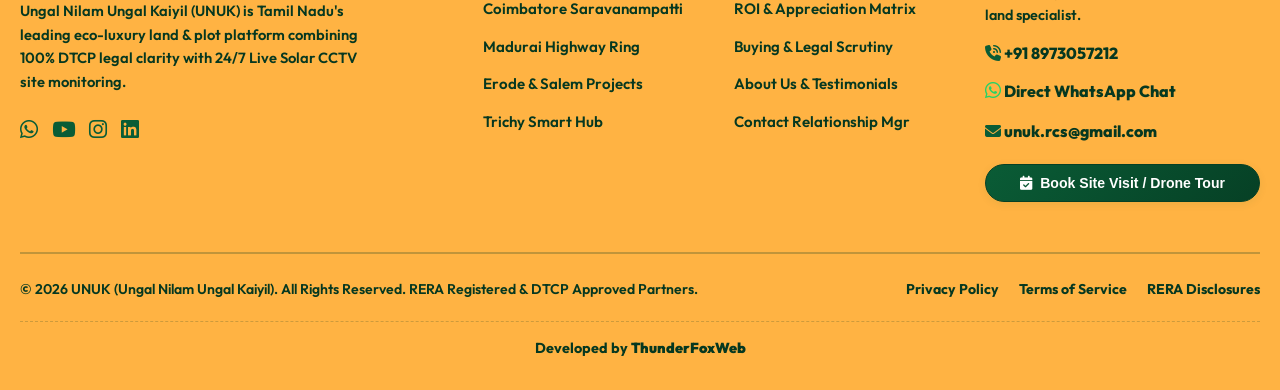
<file: about.html>
<!DOCTYPE html>
<html lang="en">
<head>
  <meta charset="UTF-8" />
  <meta name="viewport" content="width=device-width, initial-scale=1.0" />
  <title>About UNUK | Ungal Nilam Ungal Kaiyil - Tamil Nadu's Trusted Real Estate Brand</title>
  <meta name="description" content="Learn about UNUK's mission, DTCP & RERA legal transparency, and landowner reviews from families and NRI investors worldwide." />
  <link rel="canonical" href="https://unuk.co.in/about.html" />
  <link rel="icon" type="image/png" href="./assets/unuk-logo.png" />
  <link rel="apple-touch-icon" href="./assets/unuk-logo.png" />
  <link rel="stylesheet" href="./index.css" />
  <link rel="stylesheet" href="https://cdnjs.cloudflare.com/ajax/libs/font-awesome/6.5.1/css/all.min.css" />
</head>
<body>

  <!-- TOP ANNOUNCEMENT & CONCIERGE BAR -->
  <div class="top-bar">
    <div class="container top-bar-inner">
      <div class="top-bar-left">
        <span class="live-badge">
          <span class="live-dot"></span> 24/7 LIVE CCTV PLOT MONITORING ACTIVE
        </span>
        <span><i class="fa-solid fa-shield-halved" style="color: #063820;"></i> 100% DTCP & RERA Approved Legal Clear Title</span>
      </div>
      <div class="top-bar-right">
        <a href="tel:+918973057212" style="color: #063820; text-decoration: none; font-weight: 800;"><i class="fa-solid fa-phone-volume" style="color: #0A5C36;"></i> Concierge: +91 8973057212</a>
        <a href="https://wa.me/918973057212?text=Hello%20UNUK%2C%20I%20am%20interested%20in%20DTCP%20approved%20plots." target="_blank" class="top-wa-badge"><i class="fa-brands fa-whatsapp"></i> WhatsApp Us</a>
      </div>
    </div>
  </div>

  <!-- STICKY EXECUTIVE NAVBAR -->
  <header class="navbar" id="mainNavbar">
    <div class="container navbar-inner">
      <a href="index.html" class="brand-logo">
        <div class="logo-emblem-cutout">
          <img src="./assets/unuk-logo.png" alt="UNUK Real Estate Emblem" />
        </div>
        <div class="logo-text">
          <span class="logo-main">UNUK</span>
          <span class="logo-sub tamil-text">உங்கள் நிலம் உங்கள் கையில்</span>
        </div>
      </a>

      <ul class="nav-links">
        <li><a href="index.html" class="nav-link">Home</a></li>
        <li><a href="projects.html" class="nav-link">Projects</a></li>
        <li><a href="cctv-live.html" class="nav-link">Live CCTV</a></li>
        <li><a href="districts.html" class="nav-link">District Map</a></li>
        <li><a href="roi-calculator.html" class="nav-link">ROI Calculator</a></li>
        <li><a href="services.html" class="nav-link">Services</a></li>
        <li><a href="about.html" class="nav-link active">About Us</a></li>
        <li><a href="contact.html" class="nav-link">Contact</a></li>
      </ul>

      <div class="nav-actions">
        <button class="btn btn-outline open-portal-modal" id="cctvPortalBtn"><i class="fa-solid fa-video"></i> Investor Portal</button>
        <button class="btn btn-primary open-sitevisit-modal" id="scheduleVisitHeaderBtn"><i class="fa-solid fa-calendar-check"></i> <span class="hide-mobile">Schedule </span>Site Visit</button>
        <button class="mobile-toggle" id="mobileMenuOpen" aria-label="Open Mobile Menu">
          <i class="fa-solid fa-bars"></i>
        </button>
      </div>
    </div>
  </header>

  <!-- MOBILE NAVIGATION DRAWER -->
  <div class="mobile-drawer" id="mobileDrawer">
    <div style="display: flex; justify-content: space-between; align-items: center; border-bottom: 1px solid rgba(255,255,255,0.15); padding-bottom: 16px;">
      <span style="font-weight: 800; font-size: 1.3rem; color: var(--gold-light);">UNUK MENU</span>
      <button id="mobileMenuClose" style="background: none; border: none; color: #FFF; font-size: 1.5rem; cursor: pointer;">
        <i class="fa-solid fa-xmark"></i>
      </button>
    </div>
    <ul class="drawer-links">
      <li><a href="index.html" class="mobile-nav-link">Home</a></li>
      <li><a href="projects.html" class="mobile-nav-link">Featured Projects</a></li>
      <li><a href="cctv-live.html" class="mobile-nav-link">Live Land CCTV</a></li>
      <li><a href="districts.html" class="mobile-nav-link">District Explorer</a></li>
      <li><a href="roi-calculator.html" class="mobile-nav-link">ROI Calculator</a></li>
      <li><a href="services.html" class="mobile-nav-link">Our Services</a></li>
      <li><a href="about.html" class="mobile-nav-link">About Us</a></li>
      <li><a href="contact.html" class="mobile-nav-link">Concierge Contact</a></li>
    </ul>
    <div style="margin-top: 40px; display: flex; flex-direction: column; gap: 12px;">
      <button class="btn btn-gold open-sitevisit-modal" id="drawerScheduleBtn" style="width: 100%;">Schedule Site Visit</button>
      <button class="btn btn-outline open-portal-modal" id="drawerCctvBtn" style="width: 100%; border-color: #FFF; color: #FFF;">Investor Portal Login</button>
    </div>
  </div>

  <!-- HERO SECTION -->
  <section class="hero-section" style="background-image: url('./assets/unuk_luxury_plot_hero.png'); min-height: 380px; padding: 120px 0 60px;">
    <div class="hero-overlay"></div>
    <div class="container" style="text-align: center; position: relative; z-index: 2;">
      <div class="hero-tag" style="margin: 0 auto 16px;">
        <i class="fa-solid fa-building"></i> UNGVAL NILAM UNGAL KAIYIL
      </div>
      <h1 class="hero-title" style="font-size: 2.8rem; line-height: 1.2;">
        About UNUK & <span>Our Trust Pillars</span>
      </h1>
      <p class="hero-desc" style="max-width: 720px; margin: 16px auto 0;">
        Pioneering transparency in Tamil Nadu real estate with 100% DTCP clear title deeds and 24/7 solar CCTV site monitoring technology.
      </p>
    </div>
  </section>

  <!-- SCALE & TRUST METRICS COUNTER BAR -->
  <section class="stats-bar">
    <div class="container">
      <div class="stats-grid">
        <div class="stat-item">
          <div class="stat-number">100%</div>
          <div class="stat-label">DTCP & RERA Title Clear</div>
        </div>
        <div class="stat-item">
          <div class="stat-number">24/7</div>
          <div class="stat-label">Live Solar CCTV Access</div>
        </div>
        <div class="stat-item">
          <div class="stat-number">15+</div>
          <div class="stat-label">Prime District Corridors</div>
        </div>
        <div class="stat-item">
          <div class="stat-number">3,800+</div>
          <div class="stat-label">Verified Landowners Worldwide</div>
        </div>
      </div>
    </div>
  </section>

  <!-- CUSTOMER TESTIMONIALS & NRI CORNER -->
  <section class="section-pad" id="testimonials" style="background-color: var(--bg-warm-light);">
    <div class="container">
      <div class="section-header">
        <span class="sub-title">Landowner Voices</span>
        <h2 class="main-title">Trusted by Families & NRI Investors</h2>
        <p class="main-desc">
          Hear from our community of landowners who experience total transparency through our live monitoring platform.
        </p>
      </div>

      <div class="testimonials-grid">
        <div class="review-card">
          <div class="review-stars">
            <i class="fa-solid fa-star"></i><i class="fa-solid fa-star"></i><i class="fa-solid fa-star"></i><i class="fa-solid fa-star"></i><i class="fa-solid fa-star"></i>
          </div>
          <p class="review-text">
            "Living in Singapore, I was always hesitant to invest in plots in Chennai. UNUK changed everything—being able to open my phone and watch live CCTV of my plot gate and road progress is incredible peace of mind."
          </p>
          <div class="review-author">
            <div class="author-avatar">SK</div>
            <div>
              <div style="font-weight: 700; color: var(--dark-900);">Senthil Kumar V.</div>
              <div style="font-size: 0.8rem; color: var(--text-muted);">NRI Investor - Singapore | Owner in Royale Green</div>
            </div>
          </div>
        </div>

        <div class="review-card">
          <div class="review-stars">
            <i class="fa-solid fa-star"></i><i class="fa-solid fa-star"></i><i class="fa-solid fa-star"></i><i class="fa-solid fa-star"></i><i class="fa-solid fa-star"></i>
          </div>
          <p class="review-text">
            "We booked a plot in Coimbatore after taking the 4K Live Drone tour with the Tamil-speaking concierge. The legal documents were 100% DTCP clear, and registration was finished smoothly in one day."
          </p>
          <div class="review-author">
            <div class="author-avatar">AN</div>
            <div>
              <div style="font-weight: 700; color: var(--dark-900);">Anitha & Narayanan R.</div>
              <div style="font-size: 0.8rem; color: var(--text-muted);">Coimbatore | Kovai Emerald Valley</div>
            </div>
          </div>
        </div>

        <div class="review-card">
          <div class="review-stars">
            <i class="fa-solid fa-star"></i><i class="fa-solid fa-star"></i><i class="fa-solid fa-star"></i><i class="fa-solid fa-star"></i><i class="fa-solid fa-star"></i>
          </div>
          <p class="review-text">
            "UNUK’s Work Done video logs every two weeks showed the street lights and drainage installation timestamped. Truly Tamil Nadu's most transparent real estate brand."
          </p>
          <div class="review-author">
            <div class="author-avatar">PR</div>
            <div>
              <div style="font-weight: 700; color: var(--dark-900);">Dr. Prakash Rajan</div>
              <div style="font-size: 0.8rem; color: var(--text-muted);">Chennai | ECR Platinum Layout</div>
            </div>
          </div>
        </div>
      </div>
    </div>
  </section>

  <!-- CASAGRAND-INSPIRED LUXURY FOOTER -->
  <footer class="luxury-footer" id="contact">
    <div class="container">
      <div class="footer-grid">
        <div class="footer-col">
          <div class="brand-logo" style="margin-bottom: 18px;">
            <div class="logo-emblem-cutout">
              <img src="./assets/unuk-logo.png" alt="UNUK Real Estate Emblem" />
            </div>
            <div class="logo-text">
              <span class="logo-main" style="color: #063820;">UNUK</span>
              <span class="logo-sub tamil-text" style="color: #0A5C36;">உங்கள் நிலம் உங்கள் கையில்</span>
            </div>
          </div>
          <p style="color: #063820; font-size: 0.92rem; margin-bottom: 20px; max-width: 340px; font-weight: 600;">
            Ungal Nilam Ungal Kaiyil (UNUK) is Tamil Nadu's leading eco-luxury land & plot platform combining 100% DTCP legal clarity with 24/7 Live Solar CCTV site monitoring.
          </p>
          <div style="display: flex; gap: 14px; font-size: 1.3rem;">
            <a href="https://wa.me/918973057212" style="color: #0A5C36;"><i class="fa-brands fa-whatsapp"></i></a>
            <a href="#" style="color: #0A5C36;"><i class="fa-brands fa-youtube"></i></a>
            <a href="#" style="color: #0A5C36;"><i class="fa-brands fa-instagram"></i></a>
            <a href="#" style="color: #0A5C36;"><i class="fa-brands fa-linkedin"></i></a>
          </div>
        </div>

        <div class="footer-col">
          <h4>Explore Layouts</h4>
          <ul class="footer-links">
            <li><a href="projects.html">Chennai OMR Corridor</a></li>
            <li><a href="projects.html">Coimbatore Saravanampatti</a></li>
            <li><a href="projects.html">Madurai Highway Ring</a></li>
            <li><a href="projects.html">Erode & Salem Projects</a></li>
            <li><a href="projects.html">Trichy Smart Hub</a></li>
          </ul>
        </div>

        <div class="footer-col">
          <h4>Quick Links</h4>
          <ul class="footer-links">
            <li><a href="cctv-live.html">Live CCTV Monitoring</a></li>
            <li><a href="roi-calculator.html">ROI & Appreciation Matrix</a></li>
            <li><a href="services.html">Buying & Legal Scrutiny</a></li>
            <li><a href="about.html">About Us & Testimonials</a></li>
            <li><a href="contact.html">Contact Relationship Mgr</a></li>
          </ul>
        </div>

        <div class="footer-col">
          <h4>Tamil & English Concierge</h4>
          <p style="color: #063820; font-size: 0.9rem; margin-bottom: 14px; font-weight: 600;">
            Book a dedicated 4K Live Drone walkthrough or speak with our Tamil Nadu land specialist.
          </p>
          <div style="margin-bottom: 12px; font-weight: 800; color: #063820;">
            <a href="tel:+918973057212" style="color: #063820; text-decoration: none;"><i class="fa-solid fa-phone-volume" style="color: #0A5C36;"></i> +91 8973057212</a>
          </div>
          <div style="margin-bottom: 14px; font-weight: 800; color: #063820;">
            <a href="https://wa.me/918973057212?text=Hello%20UNUK%2C%20I%20am%20interested%20in%20DTCP%20approved%20plots." target="_blank" style="color: #063820; text-decoration: none;"><i class="fa-brands fa-whatsapp" style="color: #25D366; font-size: 1.15rem;"></i> Direct WhatsApp Chat</a>
          </div>
          <div style="margin-bottom: 20px; font-weight: 800; color: #063820;">
            <a href="mailto:unuk.rcs@gmail.com" style="color: #063820; text-decoration: none;"><i class="fa-solid fa-envelope" style="color: #0A5C36;"></i> unuk.rcs@gmail.com</a>
          </div>
          <button class="btn btn-primary open-sitevisit-modal" style="width: 100%;">
            <i class="fa-solid fa-calendar-check"></i> Book Site Visit / Drone Tour
          </button>
        </div>
      </div>

      <div class="footer-bottom">
        <div>
          © 2026 UNUK (Ungal Nilam Ungal Kaiyil). All Rights Reserved. RERA Registered & DTCP Approved Partners.
        </div>
        <div style="display: flex; gap: 20px;">
          <a href="#" style="color: #063820; text-decoration: none;">Privacy Policy</a>
          <a href="#" style="color: #063820; text-decoration: none;">Terms of Service</a>
          <a href="#" style="color: #063820; text-decoration: none;">RERA Disclosures</a>
        </div>
      </div>

      <div style="text-align: center; font-size: 0.9rem; font-weight: 700; color: #063820; margin-top: 20px; padding-top: 15px; border-top: 1px dashed rgba(6, 56, 32, 0.2);">
        Developed by <a href="https://thunderfoxweb.co.in" target="_blank" style="color: #063820; text-decoration: none; font-weight: 900;">ThunderFoxWeb</a>
      </div>
    </div>
  </footer>

  <!-- MODALS -->
  <div class="modal-overlay" id="siteVisitModal">
    <div class="modal-card">
      <button class="modal-close closeModalBtn"><i class="fa-solid fa-xmark"></i></button>
      <h3 style="font-size: 1.5rem; font-weight: 800; color: var(--dark-900); margin-bottom: 6px;">
        Schedule VIP Site Visit / 4K Drone Tour
      </h3>
      <p style="color: var(--text-muted); font-size: 0.9rem; margin-bottom: 22px;">
        Our Tamil or English speaking concierge will arrange complimentary cab pickup or a live 4K drone streaming session.
      </p>

      <form id="scheduleForm">
        <div class="form-group">
          <label>Your Full Name *</label>
          <input type="text" placeholder="e.g. Senthil Nathan" required />
        </div>

        <div class="form-group">
          <label>Phone / WhatsApp Number *</label>
          <input type="tel" placeholder="+91 / +65 / +971 ..." required />
        </div>

        <div class="form-group">
          <label>Preferred Project Corridor</label>
          <select id="modalProjectSelect">
            <option>UNUK Royale Green Courtyard (Chennai)</option>
            <option>UNUK Kovai Emerald Valley (Coimbatore)</option>
            <option>UNUK Madurai Heritage Enclave (Madurai)</option>
            <option>UNUK Cauvery Riverside Enclave (Erode)</option>
            <option>UNUK Platinum ECR Beachside (Chennai)</option>
          </select>
        </div>

        <div class="form-group">
          <label>Tour Mode</label>
          <select>
            <option>Physical Site Visit (Complimentary Cab)</option>
            <option>Live 4K Drone Walkthrough (Video Call)</option>
          </select>
        </div>

        <button type="submit" class="btn btn-primary" style="width: 100%; margin-top: 10px;">
          <i class="fa-solid fa-check"></i> Confirm Appointment
        </button>
      </form>
    </div>
  </div>

  <div class="modal-overlay" id="cctvModal">
    <div class="modal-card" style="max-width: 680px;">
      <button class="modal-close closeModalBtn"><i class="fa-solid fa-xmark"></i></button>
      <div style="display: flex; justify-content: space-between; align-items: center; margin-bottom: 14px;">
        <h3 id="cctvModalTitle" style="font-size: 1.35rem; font-weight: 800; color: var(--dark-900);">
          Live CCTV Feed Preview
        </h3>
        <span class="live-badge"><span class="live-dot"></span> LIVE SITE STREAM</span>
      </div>
      <div style="border-radius: var(--radius-md); overflow: hidden; border: 2px solid var(--green-primary); aspect-ratio: 16/9; background: #000; position: relative;">
        <video id="cctvModalVideo" src="./assets/Videos/VID-20260320-WA0006.mp4" autoplay muted loop playsinline controls style="width: 100%; height: 100%; object-fit: cover;"></video>
        <div style="position: absolute; bottom: 12px; left: 12px; background: rgba(0,0,0,0.75); color: #FFF; padding: 4px 12px; border-radius: 6px; font-size: 0.8rem;">
          CAM 01: Perimeter Gate & Solar Light Post
        </div>
      </div>
      <p style="font-size: 0.88rem; color: var(--text-muted); margin-top: 14px;">
        Full multi-camera PTZ control is available to registered plot owners inside the Investor Portal.
      </p>
      <div style="display: flex; gap: 12px; margin-top: 20px;">
        <button class="btn btn-gold open-sitevisit-modal" style="flex: 1;">Schedule Visit to Site</button>
        <button class="btn btn-primary closeModalBtn" style="flex: 1;">Close Stream</button>
      </div>
    </div>
  </div>

  <!-- STICKY FLOATING WHATSAPP & CALL INTEGRATION WIDGET -->
  <div class="floating-contact-widget">
    <a href="https://wa.me/918973057212?text=Hello%20UNUK%2C%20I%20am%20interested%20in%20your%20DTCP%20approved%20plots." target="_blank" class="float-btn float-wa" title="Chat on WhatsApp" aria-label="WhatsApp Chat">
      <i class="fa-brands fa-whatsapp"></i>
    </a>
    <a href="tel:+918973057212" class="float-btn float-call" title="Call Concierge" aria-label="Call Specialist">
      <i class="fa-solid fa-phone-volume"></i>
    </a>
  </div>

  <script src="./app.js"></script>
</body>
</html>
</file>
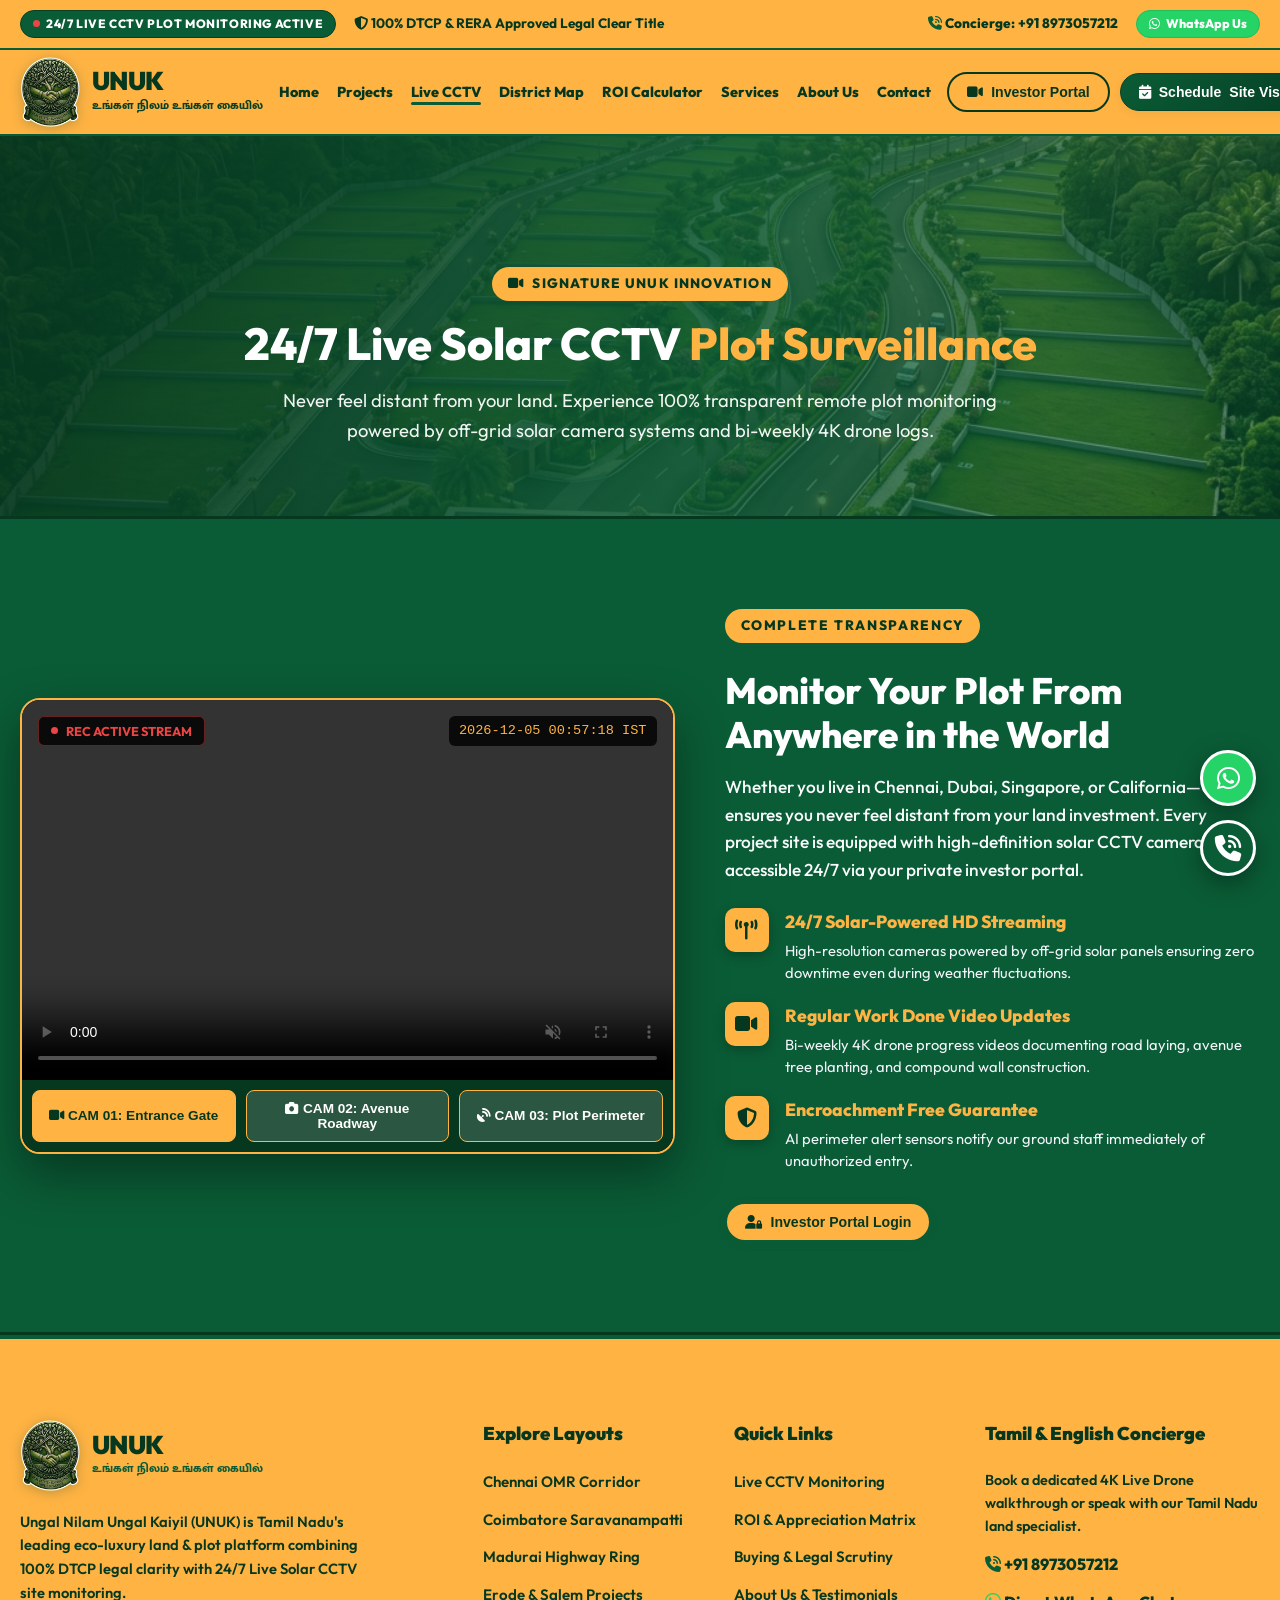
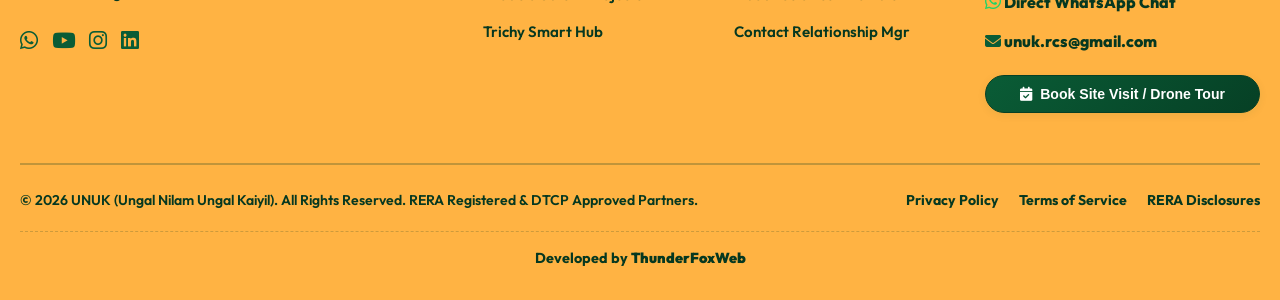
<file: cctv-live.html>
<!DOCTYPE html>
<html lang="en">
<head>
  <meta charset="UTF-8" />
  <meta name="viewport" content="width=device-width, initial-scale=1.0" />
  <title>24/7 Live Solar CCTV Plot Monitoring | UNUK Real Estate</title>
  <meta name="description" content="Monitor your land investment 24/7 with UNUK's live solar-powered CCTV streaming and bi-weekly 4K drone progress reports across Tamil Nadu." />
  <link rel="canonical" href="https://unuk.co.in/cctv-live.html" />
  <link rel="icon" type="image/png" href="./assets/unuk-logo.png" />
  <link rel="apple-touch-icon" href="./assets/unuk-logo.png" />
  <link rel="stylesheet" href="./index.css" />
  <link rel="stylesheet" href="https://cdnjs.cloudflare.com/ajax/libs/font-awesome/6.5.1/css/all.min.css" />
</head>
<body>

  <!-- TOP ANNOUNCEMENT & CONCIERGE BAR -->
  <div class="top-bar">
    <div class="container top-bar-inner">
      <div class="top-bar-left">
        <span class="live-badge">
          <span class="live-dot"></span> 24/7 LIVE CCTV PLOT MONITORING ACTIVE
        </span>
        <span><i class="fa-solid fa-shield-halved" style="color: #063820;"></i> 100% DTCP & RERA Approved Legal Clear Title</span>
      </div>
      <div class="top-bar-right">
        <a href="tel:+918973057212" style="color: #063820; text-decoration: none; font-weight: 800;"><i class="fa-solid fa-phone-volume" style="color: #0A5C36;"></i> Concierge: +91 8973057212</a>
        <a href="https://wa.me/918973057212?text=Hello%20UNUK%2C%20I%20am%20interested%20in%20DTCP%20approved%20plots." target="_blank" class="top-wa-badge"><i class="fa-brands fa-whatsapp"></i> WhatsApp Us</a>
      </div>
    </div>
  </div>

  <!-- STICKY EXECUTIVE NAVBAR -->
  <header class="navbar" id="mainNavbar">
    <div class="container navbar-inner">
      <a href="index.html" class="brand-logo">
        <div class="logo-emblem-cutout">
          <img src="./assets/unuk-logo.png" alt="UNUK Real Estate Emblem" />
        </div>
        <div class="logo-text">
          <span class="logo-main">UNUK</span>
          <span class="logo-sub tamil-text">உங்கள் நிலம் உங்கள் கையில்</span>
        </div>
      </a>

      <ul class="nav-links">
        <li><a href="index.html" class="nav-link">Home</a></li>
        <li><a href="projects.html" class="nav-link">Projects</a></li>
        <li><a href="cctv-live.html" class="nav-link active">Live CCTV</a></li>
        <li><a href="districts.html" class="nav-link">District Map</a></li>
        <li><a href="roi-calculator.html" class="nav-link">ROI Calculator</a></li>
        <li><a href="services.html" class="nav-link">Services</a></li>
        <li><a href="about.html" class="nav-link">About Us</a></li>
        <li><a href="contact.html" class="nav-link">Contact</a></li>
      </ul>

      <div class="nav-actions">
        <button class="btn btn-outline open-portal-modal" id="cctvPortalBtn"><i class="fa-solid fa-video"></i> Investor Portal</button>
        <button class="btn btn-primary open-sitevisit-modal" id="scheduleVisitHeaderBtn"><i class="fa-solid fa-calendar-check"></i> <span class="hide-mobile">Schedule </span>Site Visit</button>
        <button class="mobile-toggle" id="mobileMenuOpen" aria-label="Open Mobile Menu">
          <i class="fa-solid fa-bars"></i>
        </button>
      </div>
    </div>
  </header>

  <!-- MOBILE NAVIGATION DRAWER -->
  <div class="mobile-drawer" id="mobileDrawer">
    <div style="display: flex; justify-content: space-between; align-items: center; border-bottom: 1px solid rgba(255,255,255,0.15); padding-bottom: 16px;">
      <span style="font-weight: 800; font-size: 1.3rem; color: var(--gold-light);">UNUK MENU</span>
      <button id="mobileMenuClose" style="background: none; border: none; color: #FFF; font-size: 1.5rem; cursor: pointer;">
        <i class="fa-solid fa-xmark"></i>
      </button>
    </div>
    <ul class="drawer-links">
      <li><a href="index.html" class="mobile-nav-link">Home</a></li>
      <li><a href="projects.html" class="mobile-nav-link">Featured Projects</a></li>
      <li><a href="cctv-live.html" class="mobile-nav-link">Live Land CCTV</a></li>
      <li><a href="districts.html" class="mobile-nav-link">District Explorer</a></li>
      <li><a href="roi-calculator.html" class="mobile-nav-link">ROI Calculator</a></li>
      <li><a href="services.html" class="mobile-nav-link">Our Services</a></li>
      <li><a href="about.html" class="mobile-nav-link">About Us</a></li>
      <li><a href="contact.html" class="mobile-nav-link">Concierge Contact</a></li>
    </ul>
    <div style="margin-top: 40px; display: flex; flex-direction: column; gap: 12px;">
      <button class="btn btn-gold open-sitevisit-modal" id="drawerScheduleBtn" style="width: 100%;">Schedule Site Visit</button>
      <button class="btn btn-outline open-portal-modal" id="drawerCctvBtn" style="width: 100%; border-color: #FFF; color: #FFF;">Investor Portal Login</button>
    </div>
  </div>

  <!-- HERO SECTION -->
  <section class="hero-section" style="background-image: url('./assets/unuk_luxury_plot_hero.png'); min-height: 380px; padding: 120px 0 60px;">
    <div class="hero-overlay"></div>
    <div class="container" style="text-align: center; position: relative; z-index: 2;">
      <div class="hero-tag" style="margin: 0 auto 16px;">
        <i class="fa-solid fa-video"></i> SIGNATURE UNUK INNOVATION
      </div>
      <h1 class="hero-title" style="font-size: 2.8rem; line-height: 1.2;">
        24/7 Live Solar CCTV <span>Plot Surveillance</span>
      </h1>
      <p class="hero-desc" style="max-width: 720px; margin: 16px auto 0;">
        Never feel distant from your land. Experience 100% transparent remote plot monitoring powered by off-grid solar camera systems and bi-weekly 4K drone logs.
      </p>
    </div>
  </section>

  <!-- LIVE CCTV DEMONSTRATION SECTION -->
  <section class="cctv-section section-pad" id="cctv-live">
    <div class="container">
      <div class="cctv-container">
        <!-- Live Video Simulator Player -->
        <div class="cctv-player-box">
          <div class="cctv-video-frame">
            <div class="cctv-overlay-top">
              <span class="cctv-rec"><span class="live-dot"></span> REC ACTIVE STREAM</span>
              <span class="cctv-timestamp" id="liveTimestampClock">2026-07-11 10:12:45 IST</span>
            </div>
            <video id="cctvStreamVideo" src="./assets/Videos/VID-20260320-WA0024.mp4" autoplay muted loop playsinline controls style="width: 100%; height: 100%; object-fit: cover;"></video>
          </div>
          <div class="cctv-camera-selector">
            <button class="cam-btn active" data-vid="./assets/Videos/VID-20260320-WA0024.mp4" data-label="CAM 01: Grand Entrance & Highway Access">
              <i class="fa-solid fa-video"></i> CAM 01: Entrance Gate
            </button>
            <button class="cam-btn" data-vid="./assets/Videos/VID-20260320-WA0025.mp4" data-label="CAM 02: North Avenue 40ft Roadway">
              <i class="fa-solid fa-camera"></i> CAM 02: Avenue Roadway
            </button>
            <button class="cam-btn" data-vid="./assets/Videos/VID-20260320-WA0006.mp4" data-label="CAM 03: Perimeter Solar Surveillance">
              <i class="fa-solid fa-satellite-dish"></i> CAM 03: Plot Perimeter
            </button>
          </div>
        </div>

        <!-- CCTV Information Column -->
        <div>
          <span class="sub-title" style="background: #FFB343; color: #063820; font-weight: 800; padding: 6px 16px; border-radius: 20px; text-transform: uppercase;">Complete Transparency</span>
          <h2 style="font-size: 2.3rem; font-weight: 800; line-height: 1.2; margin: 16px 0; color: #FFFFFF;">
            Monitor Your Plot From Anywhere in the World
          </h2>
          <p style="color: #F8FAFC; font-size: 1.08rem; margin-bottom: 24px; font-weight: 500;">
            Whether you live in Chennai, Dubai, Singapore, or California—UNUK ensures you never feel distant from your land investment. Every project site is equipped with high-definition solar CCTV cameras accessible 24/7 via your private investor portal.
          </p>
          <div style="display: flex; flex-direction: column; gap: 18px; margin-bottom: 30px;">
            <div style="display: flex; align-items: flex-start; gap: 16px;">
              <div style="background: #FFB343; color: #063820; width: 44px; height: 44px; border-radius: 10px; display: flex; align-items: center; justify-content: center; flex-shrink: 0; font-size: 1.25rem; font-weight: 900; box-shadow: 0 4px 12px rgba(0,0,0,0.25);">
                <i class="fa-solid fa-tower-broadcast"></i>
              </div>
              <div>
                <h4 style="font-size: 1.1rem; font-weight: 800; color: #FFB343; margin-bottom: 4px;">24/7 Solar-Powered HD Streaming</h4>
                <p style="color: #F1F5F9; font-size: 0.92rem; line-height: 1.5;">High-resolution cameras powered by off-grid solar panels ensuring zero downtime even during weather fluctuations.</p>
              </div>
            </div>

            <div style="display: flex; align-items: flex-start; gap: 16px;">
              <div style="background: #FFB343; color: #063820; width: 44px; height: 44px; border-radius: 10px; display: flex; align-items: center; justify-content: center; flex-shrink: 0; font-size: 1.25rem; font-weight: 900; box-shadow: 0 4px 12px rgba(0,0,0,0.25);">
                <i class="fa-solid fa-video"></i>
              </div>
              <div>
                <h4 style="font-size: 1.1rem; font-weight: 800; color: #FFB343; margin-bottom: 4px;">Regular Work Done Video Updates</h4>
                <p style="color: #F1F5F9; font-size: 0.92rem; line-height: 1.5;">Bi-weekly 4K drone progress videos documenting road laying, avenue tree planting, and compound wall construction.</p>
              </div>
            </div>

            <div style="display: flex; align-items: flex-start; gap: 16px;">
              <div style="background: #FFB343; color: #063820; width: 44px; height: 44px; border-radius: 10px; display: flex; align-items: center; justify-content: center; flex-shrink: 0; font-size: 1.25rem; font-weight: 900; box-shadow: 0 4px 12px rgba(0,0,0,0.25);">
                <i class="fa-solid fa-shield-halved"></i>
              </div>
              <div>
                <h4 style="font-size: 1.1rem; font-weight: 800; color: #FFB343; margin-bottom: 4px;">Encroachment Free Guarantee</h4>
                <p style="color: #F1F5F9; font-size: 0.92rem; line-height: 1.5;">AI perimeter alert sensors notify our ground staff immediately of unauthorized entry.</p>
              </div>
            </div>
          </div>

          <div>
            <button class="btn btn-gold open-portal-modal">
              <i class="fa-solid fa-user-lock"></i> Investor Portal Login
            </button>
          </div>
        </div>
      </div>
    </div>
  </section>

  <!-- CASAGRAND-INSPIRED LUXURY FOOTER -->
  <footer class="luxury-footer" id="contact">
    <div class="container">
      <div class="footer-grid">
        <div class="footer-col">
          <div class="brand-logo" style="margin-bottom: 18px;">
            <div class="logo-emblem-cutout">
              <img src="./assets/unuk-logo.png" alt="UNUK Real Estate Emblem" />
            </div>
            <div class="logo-text">
              <span class="logo-main" style="color: #063820;">UNUK</span>
              <span class="logo-sub tamil-text" style="color: #0A5C36;">உங்கள் நிலம் உங்கள் கையில்</span>
            </div>
          </div>
          <p style="color: #063820; font-size: 0.92rem; margin-bottom: 20px; max-width: 340px; font-weight: 600;">
            Ungal Nilam Ungal Kaiyil (UNUK) is Tamil Nadu's leading eco-luxury land & plot platform combining 100% DTCP legal clarity with 24/7 Live Solar CCTV site monitoring.
          </p>
          <div style="display: flex; gap: 14px; font-size: 1.3rem;">
            <a href="https://wa.me/918973057212" style="color: #0A5C36;"><i class="fa-brands fa-whatsapp"></i></a>
            <a href="#" style="color: #0A5C36;"><i class="fa-brands fa-youtube"></i></a>
            <a href="#" style="color: #0A5C36;"><i class="fa-brands fa-instagram"></i></a>
            <a href="#" style="color: #0A5C36;"><i class="fa-brands fa-linkedin"></i></a>
          </div>
        </div>

        <div class="footer-col">
          <h4>Explore Layouts</h4>
          <ul class="footer-links">
            <li><a href="projects.html">Chennai OMR Corridor</a></li>
            <li><a href="projects.html">Coimbatore Saravanampatti</a></li>
            <li><a href="projects.html">Madurai Highway Ring</a></li>
            <li><a href="projects.html">Erode & Salem Projects</a></li>
            <li><a href="projects.html">Trichy Smart Hub</a></li>
          </ul>
        </div>

        <div class="footer-col">
          <h4>Quick Links</h4>
          <ul class="footer-links">
            <li><a href="cctv-live.html">Live CCTV Monitoring</a></li>
            <li><a href="roi-calculator.html">ROI & Appreciation Matrix</a></li>
            <li><a href="services.html">Buying & Legal Scrutiny</a></li>
            <li><a href="about.html">About Us & Testimonials</a></li>
            <li><a href="contact.html">Contact Relationship Mgr</a></li>
          </ul>
        </div>

        <div class="footer-col">
          <h4>Tamil & English Concierge</h4>
          <p style="color: #063820; font-size: 0.9rem; margin-bottom: 14px; font-weight: 600;">
            Book a dedicated 4K Live Drone walkthrough or speak with our Tamil Nadu land specialist.
          </p>
          <div style="margin-bottom: 12px; font-weight: 800; color: #063820;">
            <a href="tel:+918973057212" style="color: #063820; text-decoration: none;"><i class="fa-solid fa-phone-volume" style="color: #0A5C36;"></i> +91 8973057212</a>
          </div>
          <div style="margin-bottom: 14px; font-weight: 800; color: #063820;">
            <a href="https://wa.me/918973057212?text=Hello%20UNUK%2C%20I%20am%20interested%20in%20DTCP%20approved%20plots." target="_blank" style="color: #063820; text-decoration: none;"><i class="fa-brands fa-whatsapp" style="color: #25D366; font-size: 1.15rem;"></i> Direct WhatsApp Chat</a>
          </div>
          <div style="margin-bottom: 20px; font-weight: 800; color: #063820;">
            <a href="mailto:unuk.rcs@gmail.com" style="color: #063820; text-decoration: none;"><i class="fa-solid fa-envelope" style="color: #0A5C36;"></i> unuk.rcs@gmail.com</a>
          </div>
          <button class="btn btn-primary open-sitevisit-modal" style="width: 100%;">
            <i class="fa-solid fa-calendar-check"></i> Book Site Visit / Drone Tour
          </button>
        </div>
      </div>

      <div class="footer-bottom">
        <div>
          © 2026 UNUK (Ungal Nilam Ungal Kaiyil). All Rights Reserved. RERA Registered & DTCP Approved Partners.
        </div>
        <div style="display: flex; gap: 20px;">
          <a href="#" style="color: #063820; text-decoration: none;">Privacy Policy</a>
          <a href="#" style="color: #063820; text-decoration: none;">Terms of Service</a>
          <a href="#" style="color: #063820; text-decoration: none;">RERA Disclosures</a>
        </div>
      </div>

      <div style="text-align: center; font-size: 0.9rem; font-weight: 700; color: #063820; margin-top: 20px; padding-top: 15px; border-top: 1px dashed rgba(6, 56, 32, 0.2);">
        Developed by <a href="https://thunderfoxweb.co.in" target="_blank" style="color: #063820; text-decoration: none; font-weight: 900;">ThunderFoxWeb</a>
      </div>
    </div>
  </footer>

  <!-- MODALS -->
  <div class="modal-overlay" id="siteVisitModal">
    <div class="modal-card">
      <button class="modal-close closeModalBtn"><i class="fa-solid fa-xmark"></i></button>
      <h3 style="font-size: 1.5rem; font-weight: 800; color: var(--dark-900); margin-bottom: 6px;">
        Schedule VIP Site Visit / 4K Drone Tour
      </h3>
      <p style="color: var(--text-muted); font-size: 0.9rem; margin-bottom: 22px;">
        Our Tamil or English speaking concierge will arrange complimentary cab pickup or a live 4K drone streaming session.
      </p>

      <form id="scheduleForm">
        <div class="form-group">
          <label>Your Full Name *</label>
          <input type="text" placeholder="e.g. Senthil Nathan" required />
        </div>

        <div class="form-group">
          <label>Phone / WhatsApp Number *</label>
          <input type="tel" placeholder="+91 / +65 / +971 ..." required />
        </div>

        <div class="form-group">
          <label>Preferred Project Corridor</label>
          <select id="modalProjectSelect">
            <option>UNUK Royale Green Courtyard (Chennai)</option>
            <option>UNUK Kovai Emerald Valley (Coimbatore)</option>
            <option>UNUK Madurai Heritage Enclave (Madurai)</option>
            <option>UNUK Cauvery Riverside Enclave (Erode)</option>
            <option>UNUK Platinum ECR Beachside (Chennai)</option>
          </select>
        </div>

        <div class="form-group">
          <label>Tour Mode</label>
          <select>
            <option>Physical Site Visit (Complimentary Cab)</option>
            <option>Live 4K Drone Walkthrough (Video Call)</option>
          </select>
        </div>

        <button type="submit" class="btn btn-primary" style="width: 100%; margin-top: 10px;">
          <i class="fa-solid fa-check"></i> Confirm Appointment
        </button>
      </form>
    </div>
  </div>

  <div class="modal-overlay" id="cctvModal">
    <div class="modal-card" style="max-width: 680px;">
      <button class="modal-close closeModalBtn"><i class="fa-solid fa-xmark"></i></button>
      <div style="display: flex; justify-content: space-between; align-items: center; margin-bottom: 14px;">
        <h3 id="cctvModalTitle" style="font-size: 1.35rem; font-weight: 800; color: var(--dark-900);">
          Live CCTV Feed Preview
        </h3>
        <span class="live-badge"><span class="live-dot"></span> LIVE SITE STREAM</span>
      </div>
      <div style="border-radius: var(--radius-md); overflow: hidden; border: 2px solid var(--green-primary); aspect-ratio: 16/9; background: #000; position: relative;">
        <video id="cctvModalVideo" src="./assets/Videos/VID-20260320-WA0006.mp4" autoplay muted loop playsinline controls style="width: 100%; height: 100%; object-fit: cover;"></video>
        <div style="position: absolute; bottom: 12px; left: 12px; background: rgba(0,0,0,0.75); color: #FFF; padding: 4px 12px; border-radius: 6px; font-size: 0.8rem;">
          CAM 01: Perimeter Gate & Solar Light Post
        </div>
      </div>
      <p style="font-size: 0.88rem; color: var(--text-muted); margin-top: 14px;">
        Full multi-camera PTZ control is available to registered plot owners inside the Investor Portal.
      </p>
      <div style="display: flex; gap: 12px; margin-top: 20px;">
        <button class="btn btn-gold open-sitevisit-modal" style="flex: 1;">Schedule Visit to Site</button>
        <button class="btn btn-primary closeModalBtn" style="flex: 1;">Close Stream</button>
      </div>
    </div>
  </div>

  <!-- STICKY FLOATING WHATSAPP & CALL INTEGRATION WIDGET -->
  <div class="floating-contact-widget">
    <a href="https://wa.me/918973057212?text=Hello%20UNUK%2C%20I%20am%20interested%20in%20your%20DTCP%20approved%20plots." target="_blank" class="float-btn float-wa" title="Chat on WhatsApp" aria-label="WhatsApp Chat">
      <i class="fa-brands fa-whatsapp"></i>
    </a>
    <a href="tel:+918973057212" class="float-btn float-call" title="Call Concierge" aria-label="Call Specialist">
      <i class="fa-solid fa-phone-volume"></i>
    </a>
  </div>

  <script src="./app.js"></script>
</body>
</html>
</file>
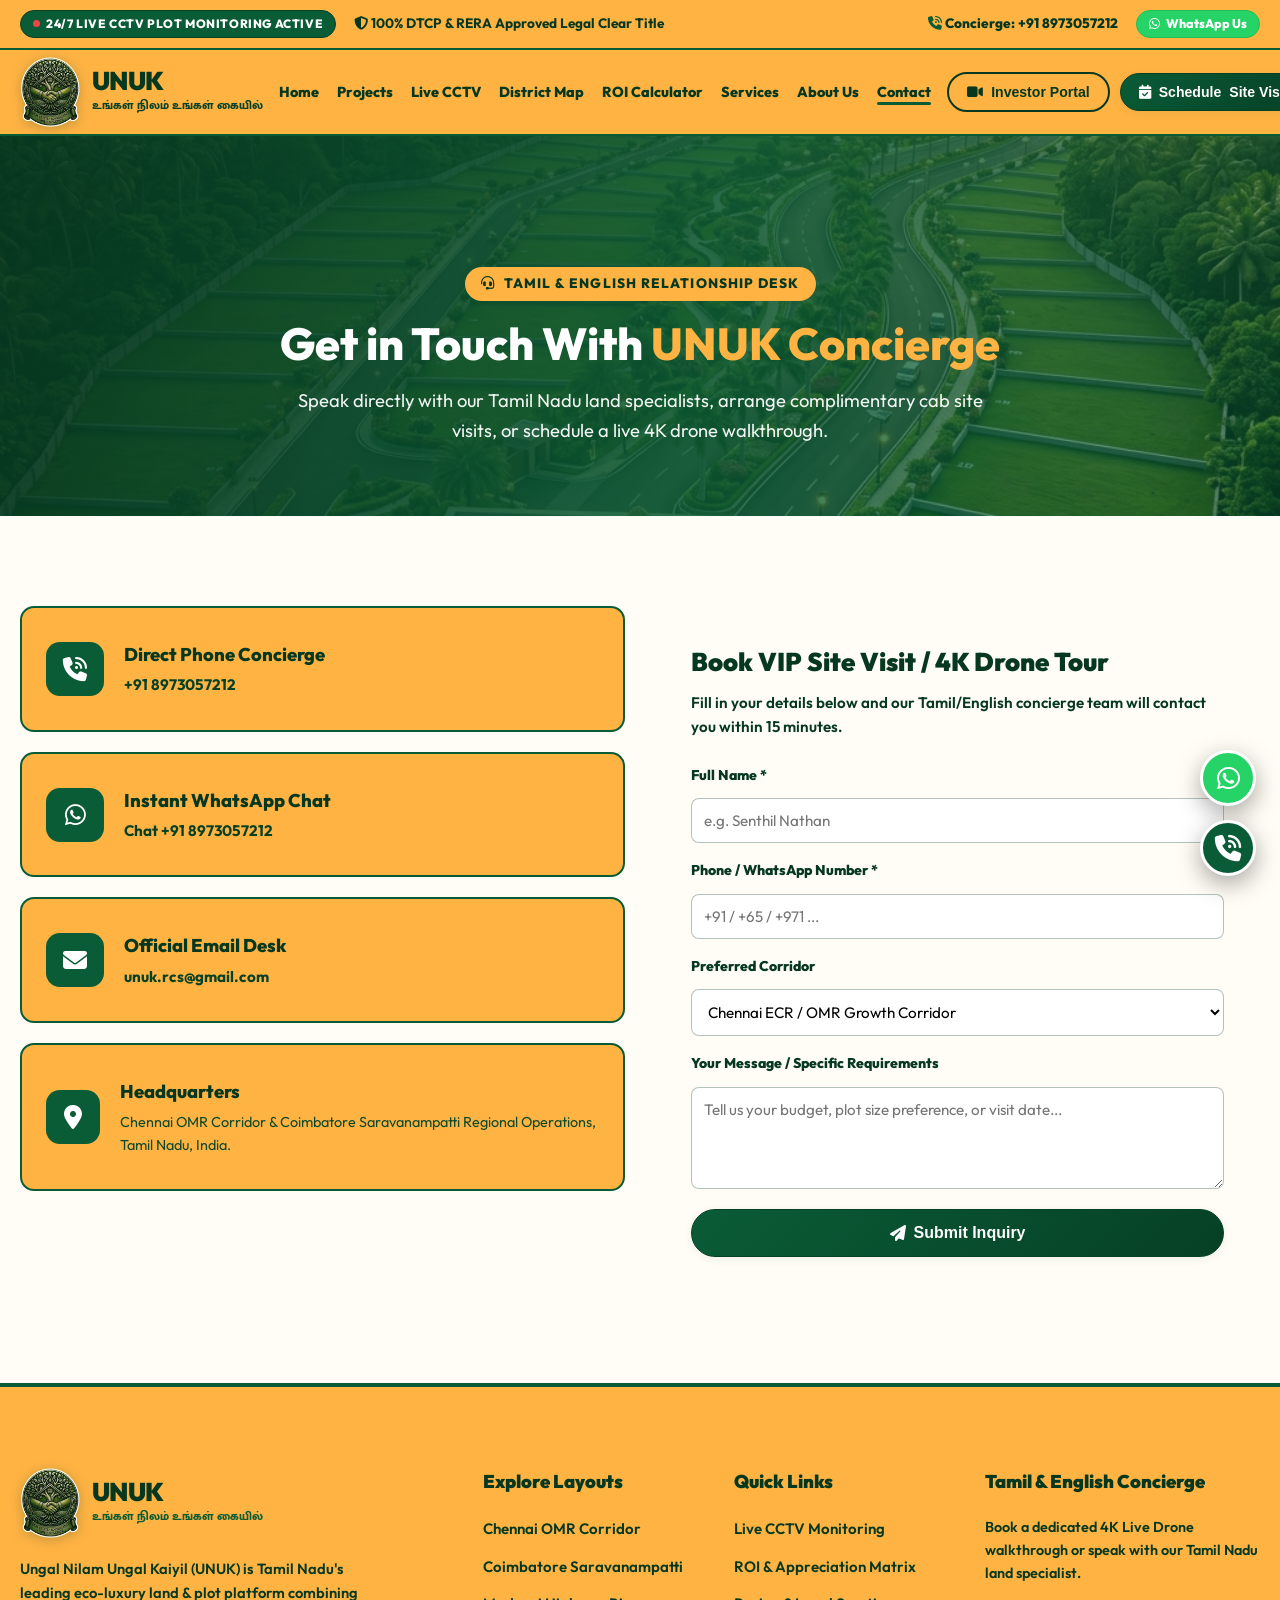
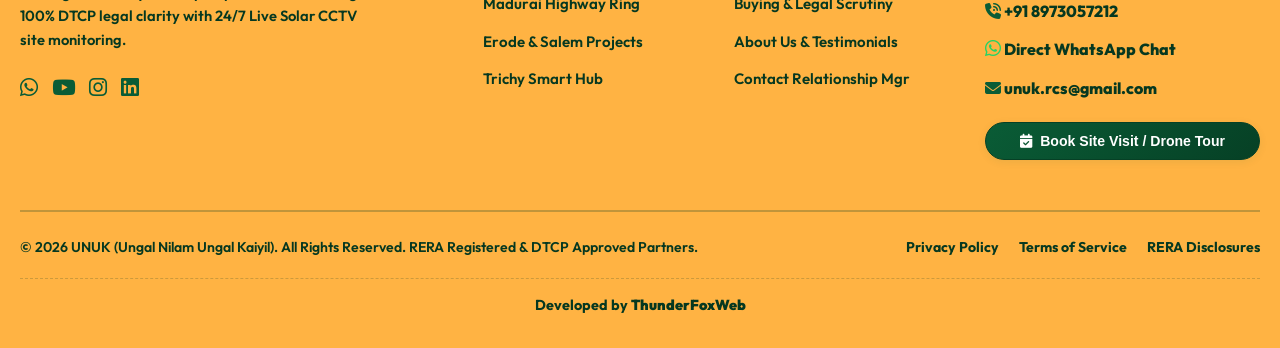
<file: contact.html>
<!DOCTYPE html>
<html lang="en">
<head>
  <meta charset="UTF-8" />
  <meta name="viewport" content="width=device-width, initial-scale=1.0" />
  <title>Contact UNUK Concierge | Book VIP Site Visit & 4K Drone Walkthrough</title>
  <meta name="description" content="Get in touch with UNUK's Tamil & English concierge desk. Call +91 8973057212 or chat on WhatsApp for DTCP plot consultations." />
  <link rel="canonical" href="https://unuk.co.in/contact.html" />
  <link rel="icon" type="image/png" href="./assets/unuk-logo.png" />
  <link rel="apple-touch-icon" href="./assets/unuk-logo.png" />
  <link rel="stylesheet" href="./index.css" />
  <link rel="stylesheet" href="https://cdnjs.cloudflare.com/ajax/libs/font-awesome/6.5.1/css/all.min.css" />
</head>
<body>

  <!-- TOP ANNOUNCEMENT & CONCIERGE BAR -->
  <div class="top-bar">
    <div class="container top-bar-inner">
      <div class="top-bar-left">
        <span class="live-badge">
          <span class="live-dot"></span> 24/7 LIVE CCTV PLOT MONITORING ACTIVE
        </span>
        <span><i class="fa-solid fa-shield-halved" style="color: #063820;"></i> 100% DTCP & RERA Approved Legal Clear Title</span>
      </div>
      <div class="top-bar-right">
        <a href="tel:+918973057212" style="color: #063820; text-decoration: none; font-weight: 800;"><i class="fa-solid fa-phone-volume" style="color: #0A5C36;"></i> Concierge: +91 8973057212</a>
        <a href="https://wa.me/918973057212?text=Hello%20UNUK%2C%20I%20am%20interested%20in%20DTCP%20approved%20plots." target="_blank" class="top-wa-badge"><i class="fa-brands fa-whatsapp"></i> WhatsApp Us</a>
      </div>
    </div>
  </div>

  <!-- STICKY EXECUTIVE NAVBAR -->
  <header class="navbar" id="mainNavbar">
    <div class="container navbar-inner">
      <a href="index.html" class="brand-logo">
        <div class="logo-emblem-cutout">
          <img src="./assets/unuk-logo.png" alt="UNUK Real Estate Emblem" />
        </div>
        <div class="logo-text">
          <span class="logo-main">UNUK</span>
          <span class="logo-sub tamil-text">உங்கள் நிலம் உங்கள் கையில்</span>
        </div>
      </a>

      <ul class="nav-links">
        <li><a href="index.html" class="nav-link">Home</a></li>
        <li><a href="projects.html" class="nav-link">Projects</a></li>
        <li><a href="cctv-live.html" class="nav-link">Live CCTV</a></li>
        <li><a href="districts.html" class="nav-link">District Map</a></li>
        <li><a href="roi-calculator.html" class="nav-link">ROI Calculator</a></li>
        <li><a href="services.html" class="nav-link">Services</a></li>
        <li><a href="about.html" class="nav-link">About Us</a></li>
        <li><a href="contact.html" class="nav-link active">Contact</a></li>
      </ul>

      <div class="nav-actions">
        <button class="btn btn-outline open-portal-modal" id="cctvPortalBtn"><i class="fa-solid fa-video"></i> Investor Portal</button>
        <button class="btn btn-primary open-sitevisit-modal" id="scheduleVisitHeaderBtn"><i class="fa-solid fa-calendar-check"></i> <span class="hide-mobile">Schedule </span>Site Visit</button>
        <button class="mobile-toggle" id="mobileMenuOpen" aria-label="Open Mobile Menu">
          <i class="fa-solid fa-bars"></i>
        </button>
      </div>
    </div>
  </header>

  <!-- MOBILE NAVIGATION DRAWER -->
  <div class="mobile-drawer" id="mobileDrawer">
    <div style="display: flex; justify-content: space-between; align-items: center; border-bottom: 1px solid rgba(255,255,255,0.15); padding-bottom: 16px;">
      <span style="font-weight: 800; font-size: 1.3rem; color: var(--gold-light);">UNUK MENU</span>
      <button id="mobileMenuClose" style="background: none; border: none; color: #FFF; font-size: 1.5rem; cursor: pointer;">
        <i class="fa-solid fa-xmark"></i>
      </button>
    </div>
    <ul class="drawer-links">
      <li><a href="index.html" class="mobile-nav-link">Home</a></li>
      <li><a href="projects.html" class="mobile-nav-link">Featured Projects</a></li>
      <li><a href="cctv-live.html" class="mobile-nav-link">Live Land CCTV</a></li>
      <li><a href="districts.html" class="mobile-nav-link">District Explorer</a></li>
      <li><a href="roi-calculator.html" class="mobile-nav-link">ROI Calculator</a></li>
      <li><a href="services.html" class="mobile-nav-link">Our Services</a></li>
      <li><a href="about.html" class="mobile-nav-link">About Us</a></li>
      <li><a href="contact.html" class="mobile-nav-link">Concierge Contact</a></li>
    </ul>
    <div style="margin-top: 40px; display: flex; flex-direction: column; gap: 12px;">
      <button class="btn btn-gold open-sitevisit-modal" id="drawerScheduleBtn" style="width: 100%;">Schedule Site Visit</button>
      <button class="btn btn-outline open-portal-modal" id="drawerCctvBtn" style="width: 100%; border-color: #FFF; color: #FFF;">Investor Portal Login</button>
    </div>
  </div>

  <!-- HERO SECTION -->
  <section class="hero-section" style="background-image: url('./assets/unuk_luxury_plot_hero.png'); min-height: 380px; padding: 120px 0 60px;">
    <div class="hero-overlay"></div>
    <div class="container" style="text-align: center; position: relative; z-index: 2;">
      <div class="hero-tag" style="margin: 0 auto 16px;">
        <i class="fa-solid fa-headset"></i> TAMIL & ENGLISH RELATIONSHIP DESK
      </div>
      <h1 class="hero-title" style="font-size: 2.8rem; line-height: 1.2;">
        Get in Touch With <span>UNUK Concierge</span>
      </h1>
      <p class="hero-desc" style="max-width: 720px; margin: 16px auto 0;">
        Speak directly with our Tamil Nadu land specialists, arrange complimentary cab site visits, or schedule a live 4K drone walkthrough.
      </p>
    </div>
  </section>

  <!-- CONTACT OPTIONS & FORM SECTION -->
  <section class="section-pad">
    <div class="container">
      <div style="display: grid; grid-template-columns: repeat(auto-fit, minmax(300px, 1fr)); gap: 30px;">

        <!-- Contact Information Cards -->
        <div style="display: flex; flex-direction: column; gap: 20px;">
          <div class="service-card" style="display: flex; align-items: center; gap: 20px;">
            <div class="service-icon" style="margin-bottom: 0; min-width: 54px; height: 54px; font-size: 1.5rem;"><i class="fa-solid fa-phone-volume"></i></div>
            <div>
              <h3 style="font-size: 1.15rem; font-weight: 800; color: var(--dark-900);">Direct Phone Concierge</h3>
              <p style="font-size: 0.95rem; color: var(--green-dark); font-weight: 700; margin-top: 4px;">
                <a href="tel:+918973057212" style="color: inherit; text-decoration: none;">+91 8973057212</a>
              </p>
            </div>
          </div>

          <div class="service-card" style="display: flex; align-items: center; gap: 20px;">
            <div class="service-icon" style="margin-bottom: 0; min-width: 54px; height: 54px; font-size: 1.5rem;"><i class="fa-brands fa-whatsapp"></i></div>
            <div>
              <h3 style="font-size: 1.15rem; font-weight: 800; color: var(--dark-900);">Instant WhatsApp Chat</h3>
              <p style="font-size: 0.95rem; color: var(--green-dark); font-weight: 700; margin-top: 4px;">
                <a href="https://wa.me/918973057212?text=Hello%20UNUK%2C%20I%20am%20interested%20in%20DTCP%20approved%20plots." target="_blank" style="color: inherit; text-decoration: none;">Chat +91 8973057212</a>
              </p>
            </div>
          </div>

          <div class="service-card" style="display: flex; align-items: center; gap: 20px;">
            <div class="service-icon" style="margin-bottom: 0; min-width: 54px; height: 54px; font-size: 1.5rem;"><i class="fa-solid fa-envelope"></i></div>
            <div>
              <h3 style="font-size: 1.15rem; font-weight: 800; color: var(--dark-900);">Official Email Desk</h3>
              <p style="font-size: 0.95rem; color: var(--green-dark); font-weight: 700; margin-top: 4px;">
                <a href="mailto:unuk.rcs@gmail.com" style="color: inherit; text-decoration: none;">unuk.rcs@gmail.com</a>
              </p>
            </div>
          </div>

          <div class="service-card" style="display: flex; align-items: center; gap: 20px;">
            <div class="service-icon" style="margin-bottom: 0; min-width: 54px; height: 54px; font-size: 1.5rem;"><i class="fa-solid fa-location-dot"></i></div>
            <div>
              <h3 style="font-size: 1.15rem; font-weight: 800; color: var(--dark-900);">Headquarters</h3>
              <p style="font-size: 0.9rem; color: var(--text-muted); margin-top: 4px;">
                Chennai OMR Corridor & Coimbatore Saravanampatti Regional Operations, Tamil Nadu, India.
              </p>
            </div>
          </div>
        </div>

        <!-- Interactive Contact / Appointment Booking Card -->
        <div style="background: var(--yellow-subtle); padding: 36px; border-radius: var(--radius-lg); border: 2px solid var(--gold-light);">
          <h3 style="font-size: 1.6rem; font-weight: 900; color: #063820; margin-bottom: 8px;">
            Book VIP Site Visit / 4K Drone Tour
          </h3>
          <p style="color: #063820; font-size: 0.95rem; margin-bottom: 24px; font-weight: 600;">
            Fill in your details below and our Tamil/English concierge team will contact you within 15 minutes.
          </p>

          <form id="contactPageForm">
            <div class="form-group" style="margin-bottom: 16px;">
              <label style="display: block; font-size: 0.88rem; font-weight: 800; color: #063820; margin-bottom: 6px;">Full Name *</label>
              <input type="text" placeholder="e.g. Senthil Nathan" required style="width: 100%; padding: 12px; border-radius: 8px; border: 1px solid rgba(6,56,32,0.3);" />
            </div>

            <div class="form-group" style="margin-bottom: 16px;">
              <label style="display: block; font-size: 0.88rem; font-weight: 800; color: #063820; margin-bottom: 6px;">Phone / WhatsApp Number *</label>
              <input type="tel" placeholder="+91 / +65 / +971 ..." required style="width: 100%; padding: 12px; border-radius: 8px; border: 1px solid rgba(6,56,32,0.3);" />
            </div>

            <div class="form-group" style="margin-bottom: 16px;">
              <label style="display: block; font-size: 0.88rem; font-weight: 800; color: #063820; margin-bottom: 6px;">Preferred Corridor</label>
              <select style="width: 100%; padding: 12px; border-radius: 8px; border: 1px solid rgba(6,56,32,0.3);">
                <option>Chennai ECR / OMR Growth Corridor</option>
                <option>Coimbatore Saravanampatti Hub</option>
                <option>Madurai Highway Ring Road</option>
                <option>Erode & Salem Industrial Belt</option>
                <option>Trichy Airport Corridor</option>
              </select>
            </div>

            <div class="form-group" style="margin-bottom: 20px;">
              <label style="display: block; font-size: 0.88rem; font-weight: 800; color: #063820; margin-bottom: 6px;">Your Message / Specific Requirements</label>
              <textarea rows="4" placeholder="Tell us your budget, plot size preference, or visit date..." style="width: 100%; padding: 12px; border-radius: 8px; border: 1px solid rgba(6,56,32,0.3);"></textarea>
            </div>

            <button type="submit" class="btn btn-primary" style="width: 100%; padding: 14px; font-size: 1rem;">
              <i class="fa-solid fa-paper-plane"></i> Submit Inquiry
            </button>
          </form>
        </div>

      </div>
    </div>
  </section>

  <!-- CASAGRAND-INSPIRED LUXURY FOOTER -->
  <footer class="luxury-footer" id="contact">
    <div class="container">
      <div class="footer-grid">
        <div class="footer-col">
          <div class="brand-logo" style="margin-bottom: 18px;">
            <div class="logo-emblem-cutout">
              <img src="./assets/unuk-logo.png" alt="UNUK Real Estate Emblem" />
            </div>
            <div class="logo-text">
              <span class="logo-main" style="color: #063820;">UNUK</span>
              <span class="logo-sub tamil-text" style="color: #0A5C36;">உங்கள் நிலம் உங்கள் கையில்</span>
            </div>
          </div>
          <p style="color: #063820; font-size: 0.92rem; margin-bottom: 20px; max-width: 340px; font-weight: 600;">
            Ungal Nilam Ungal Kaiyil (UNUK) is Tamil Nadu's leading eco-luxury land & plot platform combining 100% DTCP legal clarity with 24/7 Live Solar CCTV site monitoring.
          </p>
          <div style="display: flex; gap: 14px; font-size: 1.3rem;">
            <a href="https://wa.me/918973057212" style="color: #0A5C36;"><i class="fa-brands fa-whatsapp"></i></a>
            <a href="#" style="color: #0A5C36;"><i class="fa-brands fa-youtube"></i></a>
            <a href="#" style="color: #0A5C36;"><i class="fa-brands fa-instagram"></i></a>
            <a href="#" style="color: #0A5C36;"><i class="fa-brands fa-linkedin"></i></a>
          </div>
        </div>

        <div class="footer-col">
          <h4>Explore Layouts</h4>
          <ul class="footer-links">
            <li><a href="projects.html">Chennai OMR Corridor</a></li>
            <li><a href="projects.html">Coimbatore Saravanampatti</a></li>
            <li><a href="projects.html">Madurai Highway Ring</a></li>
            <li><a href="projects.html">Erode & Salem Projects</a></li>
            <li><a href="projects.html">Trichy Smart Hub</a></li>
          </ul>
        </div>

        <div class="footer-col">
          <h4>Quick Links</h4>
          <ul class="footer-links">
            <li><a href="cctv-live.html">Live CCTV Monitoring</a></li>
            <li><a href="roi-calculator.html">ROI & Appreciation Matrix</a></li>
            <li><a href="services.html">Buying & Legal Scrutiny</a></li>
            <li><a href="about.html">About Us & Testimonials</a></li>
            <li><a href="contact.html">Contact Relationship Mgr</a></li>
          </ul>
        </div>

        <div class="footer-col">
          <h4>Tamil & English Concierge</h4>
          <p style="color: #063820; font-size: 0.9rem; margin-bottom: 14px; font-weight: 600;">
            Book a dedicated 4K Live Drone walkthrough or speak with our Tamil Nadu land specialist.
          </p>
          <div style="margin-bottom: 12px; font-weight: 800; color: #063820;">
            <a href="tel:+918973057212" style="color: #063820; text-decoration: none;"><i class="fa-solid fa-phone-volume" style="color: #0A5C36;"></i> +91 8973057212</a>
          </div>
          <div style="margin-bottom: 14px; font-weight: 800; color: #063820;">
            <a href="https://wa.me/918973057212?text=Hello%20UNUK%2C%20I%20am%20interested%20in%20DTCP%20approved%20plots." target="_blank" style="color: #063820; text-decoration: none;"><i class="fa-brands fa-whatsapp" style="color: #25D366; font-size: 1.15rem;"></i> Direct WhatsApp Chat</a>
          </div>
          <div style="margin-bottom: 20px; font-weight: 800; color: #063820;">
            <a href="mailto:unuk.rcs@gmail.com" style="color: #063820; text-decoration: none;"><i class="fa-solid fa-envelope" style="color: #0A5C36;"></i> unuk.rcs@gmail.com</a>
          </div>
          <button class="btn btn-primary open-sitevisit-modal" style="width: 100%;">
            <i class="fa-solid fa-calendar-check"></i> Book Site Visit / Drone Tour
          </button>
        </div>
      </div>

      <div class="footer-bottom">
        <div>
          © 2026 UNUK (Ungal Nilam Ungal Kaiyil). All Rights Reserved. RERA Registered & DTCP Approved Partners.
        </div>
        <div style="display: flex; gap: 20px;">
          <a href="#" style="color: #063820; text-decoration: none;">Privacy Policy</a>
          <a href="#" style="color: #063820; text-decoration: none;">Terms of Service</a>
          <a href="#" style="color: #063820; text-decoration: none;">RERA Disclosures</a>
        </div>
      </div>

      <div style="text-align: center; font-size: 0.9rem; font-weight: 700; color: #063820; margin-top: 20px; padding-top: 15px; border-top: 1px dashed rgba(6, 56, 32, 0.2);">
        Developed by <a href="https://thunderfoxweb.co.in" target="_blank" style="color: #063820; text-decoration: none; font-weight: 900;">ThunderFoxWeb</a>
      </div>
    </div>
  </footer>

  <!-- MODALS -->
  <div class="modal-overlay" id="siteVisitModal">
    <div class="modal-card">
      <button class="modal-close closeModalBtn"><i class="fa-solid fa-xmark"></i></button>
      <h3 style="font-size: 1.5rem; font-weight: 800; color: var(--dark-900); margin-bottom: 6px;">
        Schedule VIP Site Visit / 4K Drone Tour
      </h3>
      <p style="color: var(--text-muted); font-size: 0.9rem; margin-bottom: 22px;">
        Our Tamil or English speaking concierge will arrange complimentary cab pickup or a live 4K drone streaming session.
      </p>

      <form id="scheduleForm">
        <div class="form-group">
          <label>Your Full Name *</label>
          <input type="text" placeholder="e.g. Senthil Nathan" required />
        </div>

        <div class="form-group">
          <label>Phone / WhatsApp Number *</label>
          <input type="tel" placeholder="+91 / +65 / +971 ..." required />
        </div>

        <div class="form-group">
          <label>Preferred Project Corridor</label>
          <select id="modalProjectSelect">
            <option>UNUK Royale Green Courtyard (Chennai)</option>
            <option>UNUK Kovai Emerald Valley (Coimbatore)</option>
            <option>UNUK Madurai Heritage Enclave (Madurai)</option>
            <option>UNUK Cauvery Riverside Enclave (Erode)</option>
            <option>UNUK Platinum ECR Beachside (Chennai)</option>
          </select>
        </div>

        <div class="form-group">
          <label>Tour Mode</label>
          <select>
            <option>Physical Site Visit (Complimentary Cab)</option>
            <option>Live 4K Drone Walkthrough (Video Call)</option>
          </select>
        </div>

        <button type="submit" class="btn btn-primary" style="width: 100%; margin-top: 10px;">
          <i class="fa-solid fa-check"></i> Confirm Appointment
        </button>
      </form>
    </div>
  </div>

  <div class="modal-overlay" id="cctvModal">
    <div class="modal-card" style="max-width: 680px;">
      <button class="modal-close closeModalBtn"><i class="fa-solid fa-xmark"></i></button>
      <div style="display: flex; justify-content: space-between; align-items: center; margin-bottom: 14px;">
        <h3 id="cctvModalTitle" style="font-size: 1.35rem; font-weight: 800; color: var(--dark-900);">
          Live CCTV Feed Preview
        </h3>
        <span class="live-badge"><span class="live-dot"></span> LIVE SITE STREAM</span>
      </div>
      <div style="border-radius: var(--radius-md); overflow: hidden; border: 2px solid var(--green-primary); aspect-ratio: 16/9; background: #000; position: relative;">
        <video id="cctvModalVideo" src="./assets/Videos/VID-20260320-WA0006.mp4" autoplay muted loop playsinline controls style="width: 100%; height: 100%; object-fit: cover;"></video>
        <div style="position: absolute; bottom: 12px; left: 12px; background: rgba(0,0,0,0.75); color: #FFF; padding: 4px 12px; border-radius: 6px; font-size: 0.8rem;">
          CAM 01: Perimeter Gate & Solar Light Post
        </div>
      </div>
      <p style="font-size: 0.88rem; color: var(--text-muted); margin-top: 14px;">
        Full multi-camera PTZ control is available to registered plot owners inside the Investor Portal.
      </p>
      <div style="display: flex; gap: 12px; margin-top: 20px;">
        <button class="btn btn-gold open-sitevisit-modal" style="flex: 1;">Schedule Visit to Site</button>
        <button class="btn btn-primary closeModalBtn" style="flex: 1;">Close Stream</button>
      </div>
    </div>
  </div>

  <!-- STICKY FLOATING WHATSAPP & CALL INTEGRATION WIDGET -->
  <div class="floating-contact-widget">
    <a href="https://wa.me/918973057212?text=Hello%20UNUK%2C%20I%20am%20interested%20in%20your%20DTCP%20approved%20plots." target="_blank" class="float-btn float-wa" title="Chat on WhatsApp" aria-label="WhatsApp Chat">
      <i class="fa-brands fa-whatsapp"></i>
    </a>
    <a href="tel:+918973057212" class="float-btn float-call" title="Call Concierge" aria-label="Call Specialist">
      <i class="fa-solid fa-phone-volume"></i>
    </a>
  </div>

  <script src="./app.js"></script>
  <script>
    const contactPageForm = document.getElementById('contactPageForm');
    if (contactPageForm) {
      contactPageForm.addEventListener('submit', (e) => {
        e.preventDefault();
        alert('Thank you for contacting UNUK Concierge! Our relationship manager will reach out to you within 15 minutes.');
        contactPageForm.reset();
      });
    }
  </script>
</body>
</html>
</file>
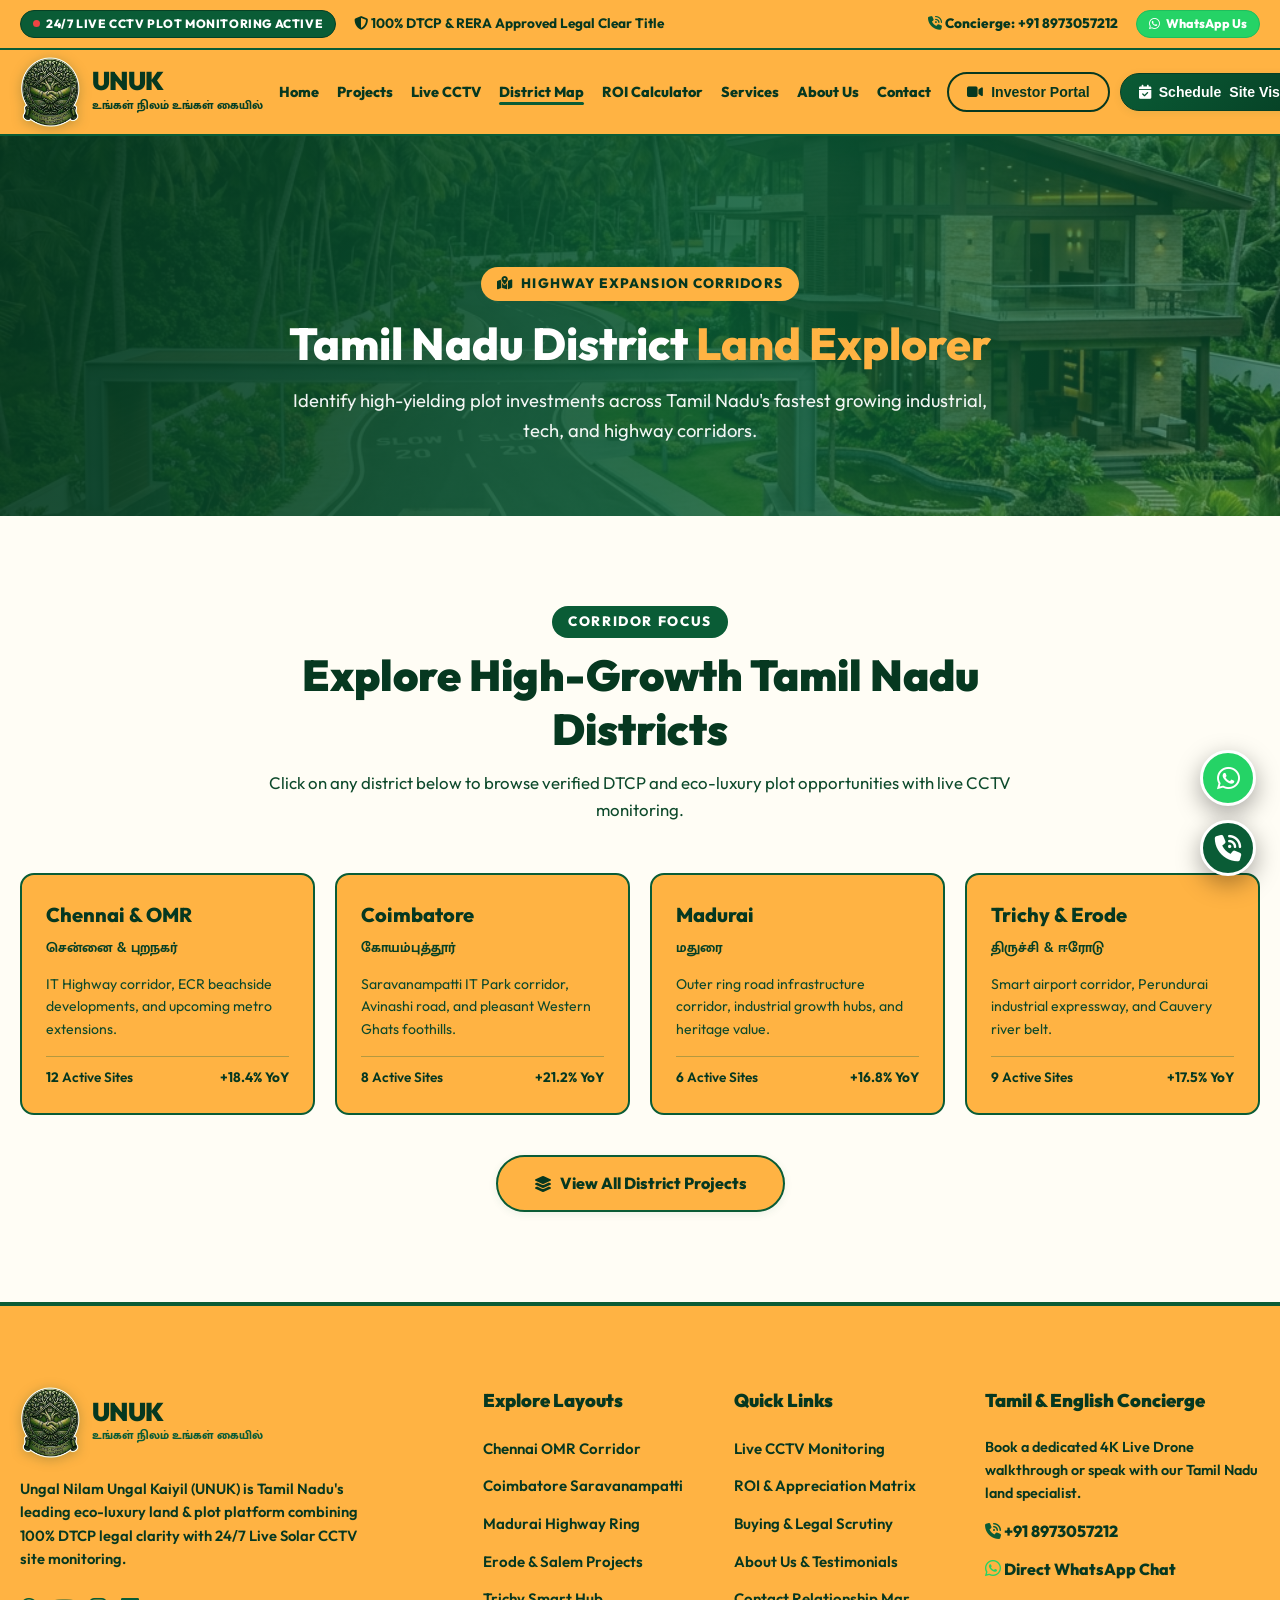
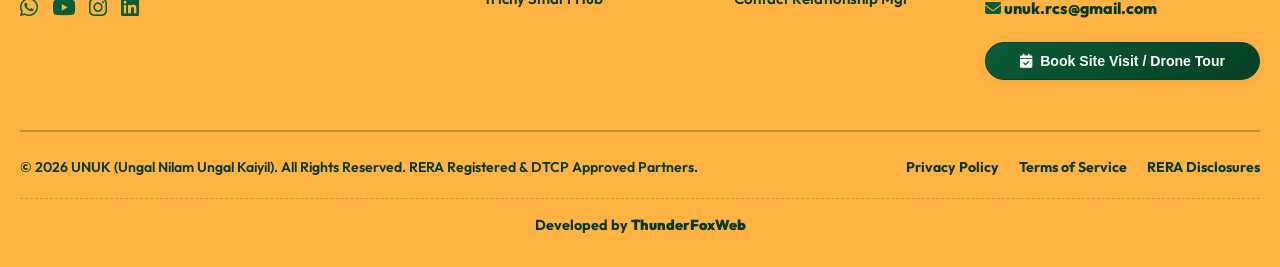
<file: districts.html>
<!DOCTYPE html>
<html lang="en">
<head>
  <meta charset="UTF-8" />
  <meta name="viewport" content="width=device-width, initial-scale=1.0" />
  <title>Tamil Nadu District Land Explorer | High-Growth Real Estate Corridors | UNUK</title>
  <meta name="description" content="Explore verified DTCP & RERA land plot investments across Chennai, Coimbatore, Madurai, Trichy, Erode, and Salem growth corridors." />
  <link rel="canonical" href="https://unuk.co.in/districts.html" />
  <link rel="icon" type="image/png" href="./assets/unuk-logo.png" />
  <link rel="apple-touch-icon" href="./assets/unuk-logo.png" />
  <link rel="stylesheet" href="./index.css" />
  <link rel="stylesheet" href="https://cdnjs.cloudflare.com/ajax/libs/font-awesome/6.5.1/css/all.min.css" />
</head>
<body>

  <!-- TOP ANNOUNCEMENT & CONCIERGE BAR -->
  <div class="top-bar">
    <div class="container top-bar-inner">
      <div class="top-bar-left">
        <span class="live-badge">
          <span class="live-dot"></span> 24/7 LIVE CCTV PLOT MONITORING ACTIVE
        </span>
        <span><i class="fa-solid fa-shield-halved" style="color: #063820;"></i> 100% DTCP & RERA Approved Legal Clear Title</span>
      </div>
      <div class="top-bar-right">
        <a href="tel:+918973057212" style="color: #063820; text-decoration: none; font-weight: 800;"><i class="fa-solid fa-phone-volume" style="color: #0A5C36;"></i> Concierge: +91 8973057212</a>
        <a href="https://wa.me/918973057212?text=Hello%20UNUK%2C%20I%20am%20interested%20in%20DTCP%20approved%20plots." target="_blank" class="top-wa-badge"><i class="fa-brands fa-whatsapp"></i> WhatsApp Us</a>
      </div>
    </div>
  </div>

  <!-- STICKY EXECUTIVE NAVBAR -->
  <header class="navbar" id="mainNavbar">
    <div class="container navbar-inner">
      <a href="index.html" class="brand-logo">
        <div class="logo-emblem-cutout">
          <img src="./assets/unuk-logo.png" alt="UNUK Real Estate Emblem" />
        </div>
        <div class="logo-text">
          <span class="logo-main">UNUK</span>
          <span class="logo-sub tamil-text">உங்கள் நிலம் உங்கள் கையில்</span>
        </div>
      </a>

      <ul class="nav-links">
        <li><a href="index.html" class="nav-link">Home</a></li>
        <li><a href="projects.html" class="nav-link">Projects</a></li>
        <li><a href="cctv-live.html" class="nav-link">Live CCTV</a></li>
        <li><a href="districts.html" class="nav-link active">District Map</a></li>
        <li><a href="roi-calculator.html" class="nav-link">ROI Calculator</a></li>
        <li><a href="services.html" class="nav-link">Services</a></li>
        <li><a href="about.html" class="nav-link">About Us</a></li>
        <li><a href="contact.html" class="nav-link">Contact</a></li>
      </ul>

      <div class="nav-actions">
        <button class="btn btn-outline open-portal-modal" id="cctvPortalBtn"><i class="fa-solid fa-video"></i> Investor Portal</button>
        <button class="btn btn-primary open-sitevisit-modal" id="scheduleVisitHeaderBtn"><i class="fa-solid fa-calendar-check"></i> <span class="hide-mobile">Schedule </span>Site Visit</button>
        <button class="mobile-toggle" id="mobileMenuOpen" aria-label="Open Mobile Menu">
          <i class="fa-solid fa-bars"></i>
        </button>
      </div>
    </div>
  </header>

  <!-- MOBILE NAVIGATION DRAWER -->
  <div class="mobile-drawer" id="mobileDrawer">
    <div style="display: flex; justify-content: space-between; align-items: center; border-bottom: 1px solid rgba(255,255,255,0.15); padding-bottom: 16px;">
      <span style="font-weight: 800; font-size: 1.3rem; color: var(--gold-light);">UNUK MENU</span>
      <button id="mobileMenuClose" style="background: none; border: none; color: #FFF; font-size: 1.5rem; cursor: pointer;">
        <i class="fa-solid fa-xmark"></i>
      </button>
    </div>
    <ul class="drawer-links">
      <li><a href="index.html" class="mobile-nav-link">Home</a></li>
      <li><a href="projects.html" class="mobile-nav-link">Featured Projects</a></li>
      <li><a href="cctv-live.html" class="mobile-nav-link">Live Land CCTV</a></li>
      <li><a href="districts.html" class="mobile-nav-link">District Explorer</a></li>
      <li><a href="roi-calculator.html" class="mobile-nav-link">ROI Calculator</a></li>
      <li><a href="services.html" class="mobile-nav-link">Our Services</a></li>
      <li><a href="about.html" class="mobile-nav-link">About Us</a></li>
      <li><a href="contact.html" class="mobile-nav-link">Concierge Contact</a></li>
    </ul>
    <div style="margin-top: 40px; display: flex; flex-direction: column; gap: 12px;">
      <button class="btn btn-gold open-sitevisit-modal" id="drawerScheduleBtn" style="width: 100%;">Schedule Site Visit</button>
      <button class="btn btn-outline open-portal-modal" id="drawerCctvBtn" style="width: 100%; border-color: #FFF; color: #FFF;">Investor Portal Login</button>
    </div>
  </div>

  <!-- HERO SECTION -->
  <section class="hero-section" style="background-image: url('./assets/unuk_layout_overview.png'); min-height: 380px; padding: 120px 0 60px;">
    <div class="hero-overlay"></div>
    <div class="container" style="text-align: center; position: relative; z-index: 2;">
      <div class="hero-tag" style="margin: 0 auto 16px;">
        <i class="fa-solid fa-map-location-dot"></i> HIGHWAY EXPANSION CORRIDORS
      </div>
      <h1 class="hero-title" style="font-size: 2.8rem; line-height: 1.2;">
        Tamil Nadu District <span>Land Explorer</span>
      </h1>
      <p class="hero-desc" style="max-width: 720px; margin: 16px auto 0;">
        Identify high-yielding plot investments across Tamil Nadu's fastest growing industrial, tech, and highway corridors.
      </p>
    </div>
  </section>

  <!-- TAMIL NADU DISTRICT LAND EXPLORER GRID -->
  <section class="section-pad" id="districts">
    <div class="container">
      <div class="section-header">
        <span class="sub-title">Corridor Focus</span>
        <h2 class="main-title">Explore High-Growth Tamil Nadu Districts</h2>
        <p class="main-desc">
          Click on any district below to browse verified DTCP and eco-luxury plot opportunities with live CCTV monitoring.
        </p>
      </div>

      <div class="district-grid">
        <a href="projects.html" style="text-decoration: none; color: inherit;">
          <div class="district-card">
            <div class="district-name">Chennai & OMR</div>
            <div class="district-tamil tamil-text">சென்னை & புறநகர்</div>
            <p style="font-size: 0.88rem; color: var(--text-muted); margin-bottom: 16px;">
              IT Highway corridor, ECR beachside developments, and upcoming metro extensions.
            </p>
            <div class="district-stats">
              <span><strong>12</strong> Active Sites</span>
              <span style="color: var(--yellow-dark); font-weight: 700;">+18.4% YoY</span>
            </div>
          </div>
        </a>

        <a href="projects.html" style="text-decoration: none; color: inherit;">
          <div class="district-card">
            <div class="district-name">Coimbatore</div>
            <div class="district-tamil tamil-text">கோயம்புத்தூர்</div>
            <p style="font-size: 0.88rem; color: var(--text-muted); margin-bottom: 16px;">
              Saravanampatti IT Park corridor, Avinashi road, and pleasant Western Ghats foothills.
            </p>
            <div class="district-stats">
              <span><strong>8</strong> Active Sites</span>
              <span style="color: var(--yellow-dark); font-weight: 700;">+21.2% YoY</span>
            </div>
          </div>
        </a>

        <a href="projects.html" style="text-decoration: none; color: inherit;">
          <div class="district-card">
            <div class="district-name">Madurai</div>
            <div class="district-tamil tamil-text">மதுரை</div>
            <p style="font-size: 0.88rem; color: var(--text-muted); margin-bottom: 16px;">
              Outer ring road infrastructure corridor, industrial growth hubs, and heritage value.
            </p>
            <div class="district-stats">
              <span><strong>6</strong> Active Sites</span>
              <span style="color: var(--yellow-dark); font-weight: 700;">+16.8% YoY</span>
            </div>
          </div>
        </a>

        <a href="projects.html" style="text-decoration: none; color: inherit;">
          <div class="district-card">
            <div class="district-name">Trichy & Erode</div>
            <div class="district-tamil tamil-text">திருச்சி & ஈரோடு</div>
            <p style="font-size: 0.88rem; color: var(--text-muted); margin-bottom: 16px;">
              Smart airport corridor, Perundurai industrial expressway, and Cauvery river belt.
            </p>
            <div class="district-stats">
              <span><strong>9</strong> Active Sites</span>
              <span style="color: var(--yellow-dark); font-weight: 700;">+17.5% YoY</span>
            </div>
          </div>
        </a>
      </div>

      <div style="text-align: center; margin-top: 40px;">
        <a href="projects.html" class="btn btn-gold" style="padding: 14px 36px; font-size: 1rem;">
          <i class="fa-solid fa-layer-group"></i> View All District Projects
        </a>
      </div>
    </div>
  </section>

  <!-- CASAGRAND-INSPIRED LUXURY FOOTER -->
  <footer class="luxury-footer" id="contact">
    <div class="container">
      <div class="footer-grid">
        <div class="footer-col">
          <div class="brand-logo" style="margin-bottom: 18px;">
            <div class="logo-emblem-cutout">
              <img src="./assets/unuk-logo.png" alt="UNUK Real Estate Emblem" />
            </div>
            <div class="logo-text">
              <span class="logo-main" style="color: #063820;">UNUK</span>
              <span class="logo-sub tamil-text" style="color: #0A5C36;">உங்கள் நிலம் உங்கள் கையில்</span>
            </div>
          </div>
          <p style="color: #063820; font-size: 0.92rem; margin-bottom: 20px; max-width: 340px; font-weight: 600;">
            Ungal Nilam Ungal Kaiyil (UNUK) is Tamil Nadu's leading eco-luxury land & plot platform combining 100% DTCP legal clarity with 24/7 Live Solar CCTV site monitoring.
          </p>
          <div style="display: flex; gap: 14px; font-size: 1.3rem;">
            <a href="https://wa.me/918973057212" style="color: #0A5C36;"><i class="fa-brands fa-whatsapp"></i></a>
            <a href="#" style="color: #0A5C36;"><i class="fa-brands fa-youtube"></i></a>
            <a href="#" style="color: #0A5C36;"><i class="fa-brands fa-instagram"></i></a>
            <a href="#" style="color: #0A5C36;"><i class="fa-brands fa-linkedin"></i></a>
          </div>
        </div>

        <div class="footer-col">
          <h4>Explore Layouts</h4>
          <ul class="footer-links">
            <li><a href="projects.html">Chennai OMR Corridor</a></li>
            <li><a href="projects.html">Coimbatore Saravanampatti</a></li>
            <li><a href="projects.html">Madurai Highway Ring</a></li>
            <li><a href="projects.html">Erode & Salem Projects</a></li>
            <li><a href="projects.html">Trichy Smart Hub</a></li>
          </ul>
        </div>

        <div class="footer-col">
          <h4>Quick Links</h4>
          <ul class="footer-links">
            <li><a href="cctv-live.html">Live CCTV Monitoring</a></li>
            <li><a href="roi-calculator.html">ROI & Appreciation Matrix</a></li>
            <li><a href="services.html">Buying & Legal Scrutiny</a></li>
            <li><a href="about.html">About Us & Testimonials</a></li>
            <li><a href="contact.html">Contact Relationship Mgr</a></li>
          </ul>
        </div>

        <div class="footer-col">
          <h4>Tamil & English Concierge</h4>
          <p style="color: #063820; font-size: 0.9rem; margin-bottom: 14px; font-weight: 600;">
            Book a dedicated 4K Live Drone walkthrough or speak with our Tamil Nadu land specialist.
          </p>
          <div style="margin-bottom: 12px; font-weight: 800; color: #063820;">
            <a href="tel:+918973057212" style="color: #063820; text-decoration: none;"><i class="fa-solid fa-phone-volume" style="color: #0A5C36;"></i> +91 8973057212</a>
          </div>
          <div style="margin-bottom: 14px; font-weight: 800; color: #063820;">
            <a href="https://wa.me/918973057212?text=Hello%20UNUK%2C%20I%20am%20interested%20in%20DTCP%20approved%20plots." target="_blank" style="color: #063820; text-decoration: none;"><i class="fa-brands fa-whatsapp" style="color: #25D366; font-size: 1.15rem;"></i> Direct WhatsApp Chat</a>
          </div>
          <div style="margin-bottom: 20px; font-weight: 800; color: #063820;">
            <a href="mailto:unuk.rcs@gmail.com" style="color: #063820; text-decoration: none;"><i class="fa-solid fa-envelope" style="color: #0A5C36;"></i> unuk.rcs@gmail.com</a>
          </div>
          <button class="btn btn-primary open-sitevisit-modal" style="width: 100%;">
            <i class="fa-solid fa-calendar-check"></i> Book Site Visit / Drone Tour
          </button>
        </div>
      </div>

      <div class="footer-bottom">
        <div>
          © 2026 UNUK (Ungal Nilam Ungal Kaiyil). All Rights Reserved. RERA Registered & DTCP Approved Partners.
        </div>
        <div style="display: flex; gap: 20px;">
          <a href="#" style="color: #063820; text-decoration: none;">Privacy Policy</a>
          <a href="#" style="color: #063820; text-decoration: none;">Terms of Service</a>
          <a href="#" style="color: #063820; text-decoration: none;">RERA Disclosures</a>
        </div>
      </div>

      <div style="text-align: center; font-size: 0.9rem; font-weight: 700; color: #063820; margin-top: 20px; padding-top: 15px; border-top: 1px dashed rgba(6, 56, 32, 0.2);">
        Developed by <a href="https://thunderfoxweb.co.in" target="_blank" style="color: #063820; text-decoration: none; font-weight: 900;">ThunderFoxWeb</a>
      </div>
    </div>
  </footer>

  <!-- MODALS -->
  <div class="modal-overlay" id="siteVisitModal">
    <div class="modal-card">
      <button class="modal-close closeModalBtn"><i class="fa-solid fa-xmark"></i></button>
      <h3 style="font-size: 1.5rem; font-weight: 800; color: var(--dark-900); margin-bottom: 6px;">
        Schedule VIP Site Visit / 4K Drone Tour
      </h3>
      <p style="color: var(--text-muted); font-size: 0.9rem; margin-bottom: 22px;">
        Our Tamil or English speaking concierge will arrange complimentary cab pickup or a live 4K drone streaming session.
      </p>

      <form id="scheduleForm">
        <div class="form-group">
          <label>Your Full Name *</label>
          <input type="text" placeholder="e.g. Senthil Nathan" required />
        </div>

        <div class="form-group">
          <label>Phone / WhatsApp Number *</label>
          <input type="tel" placeholder="+91 / +65 / +971 ..." required />
        </div>

        <div class="form-group">
          <label>Preferred Project Corridor</label>
          <select id="modalProjectSelect">
            <option>UNUK Royale Green Courtyard (Chennai)</option>
            <option>UNUK Kovai Emerald Valley (Coimbatore)</option>
            <option>UNUK Madurai Heritage Enclave (Madurai)</option>
            <option>UNUK Cauvery Riverside Enclave (Erode)</option>
            <option>UNUK Platinum ECR Beachside (Chennai)</option>
          </select>
        </div>

        <div class="form-group">
          <label>Tour Mode</label>
          <select>
            <option>Physical Site Visit (Complimentary Cab)</option>
            <option>Live 4K Drone Walkthrough (Video Call)</option>
          </select>
        </div>

        <button type="submit" class="btn btn-primary" style="width: 100%; margin-top: 10px;">
          <i class="fa-solid fa-check"></i> Confirm Appointment
        </button>
      </form>
    </div>
  </div>

  <div class="modal-overlay" id="cctvModal">
    <div class="modal-card" style="max-width: 680px;">
      <button class="modal-close closeModalBtn"><i class="fa-solid fa-xmark"></i></button>
      <div style="display: flex; justify-content: space-between; align-items: center; margin-bottom: 14px;">
        <h3 id="cctvModalTitle" style="font-size: 1.35rem; font-weight: 800; color: var(--dark-900);">
          Live CCTV Feed Preview
        </h3>
        <span class="live-badge"><span class="live-dot"></span> LIVE SITE STREAM</span>
      </div>
      <div style="border-radius: var(--radius-md); overflow: hidden; border: 2px solid var(--green-primary); aspect-ratio: 16/9; background: #000; position: relative;">
        <video id="cctvModalVideo" src="./assets/Videos/VID-20260320-WA0006.mp4" autoplay muted loop playsinline controls style="width: 100%; height: 100%; object-fit: cover;"></video>
        <div style="position: absolute; bottom: 12px; left: 12px; background: rgba(0,0,0,0.75); color: #FFF; padding: 4px 12px; border-radius: 6px; font-size: 0.8rem;">
          CAM 01: Perimeter Gate & Solar Light Post
        </div>
      </div>
      <p style="font-size: 0.88rem; color: var(--text-muted); margin-top: 14px;">
        Full multi-camera PTZ control is available to registered plot owners inside the Investor Portal.
      </p>
      <div style="display: flex; gap: 12px; margin-top: 20px;">
        <button class="btn btn-gold open-sitevisit-modal" style="flex: 1;">Schedule Visit to Site</button>
        <button class="btn btn-primary closeModalBtn" style="flex: 1;">Close Stream</button>
      </div>
    </div>
  </div>

  <!-- STICKY FLOATING WHATSAPP & CALL INTEGRATION WIDGET -->
  <div class="floating-contact-widget">
    <a href="https://wa.me/918973057212?text=Hello%20UNUK%2C%20I%20am%20interested%20in%20your%20DTCP%20approved%20plots." target="_blank" class="float-btn float-wa" title="Chat on WhatsApp" aria-label="WhatsApp Chat">
      <i class="fa-brands fa-whatsapp"></i>
    </a>
    <a href="tel:+918973057212" class="float-btn float-call" title="Call Concierge" aria-label="Call Specialist">
      <i class="fa-solid fa-phone-volume"></i>
    </a>
  </div>

  <script src="./app.js"></script>
</body>
</html>
</file>
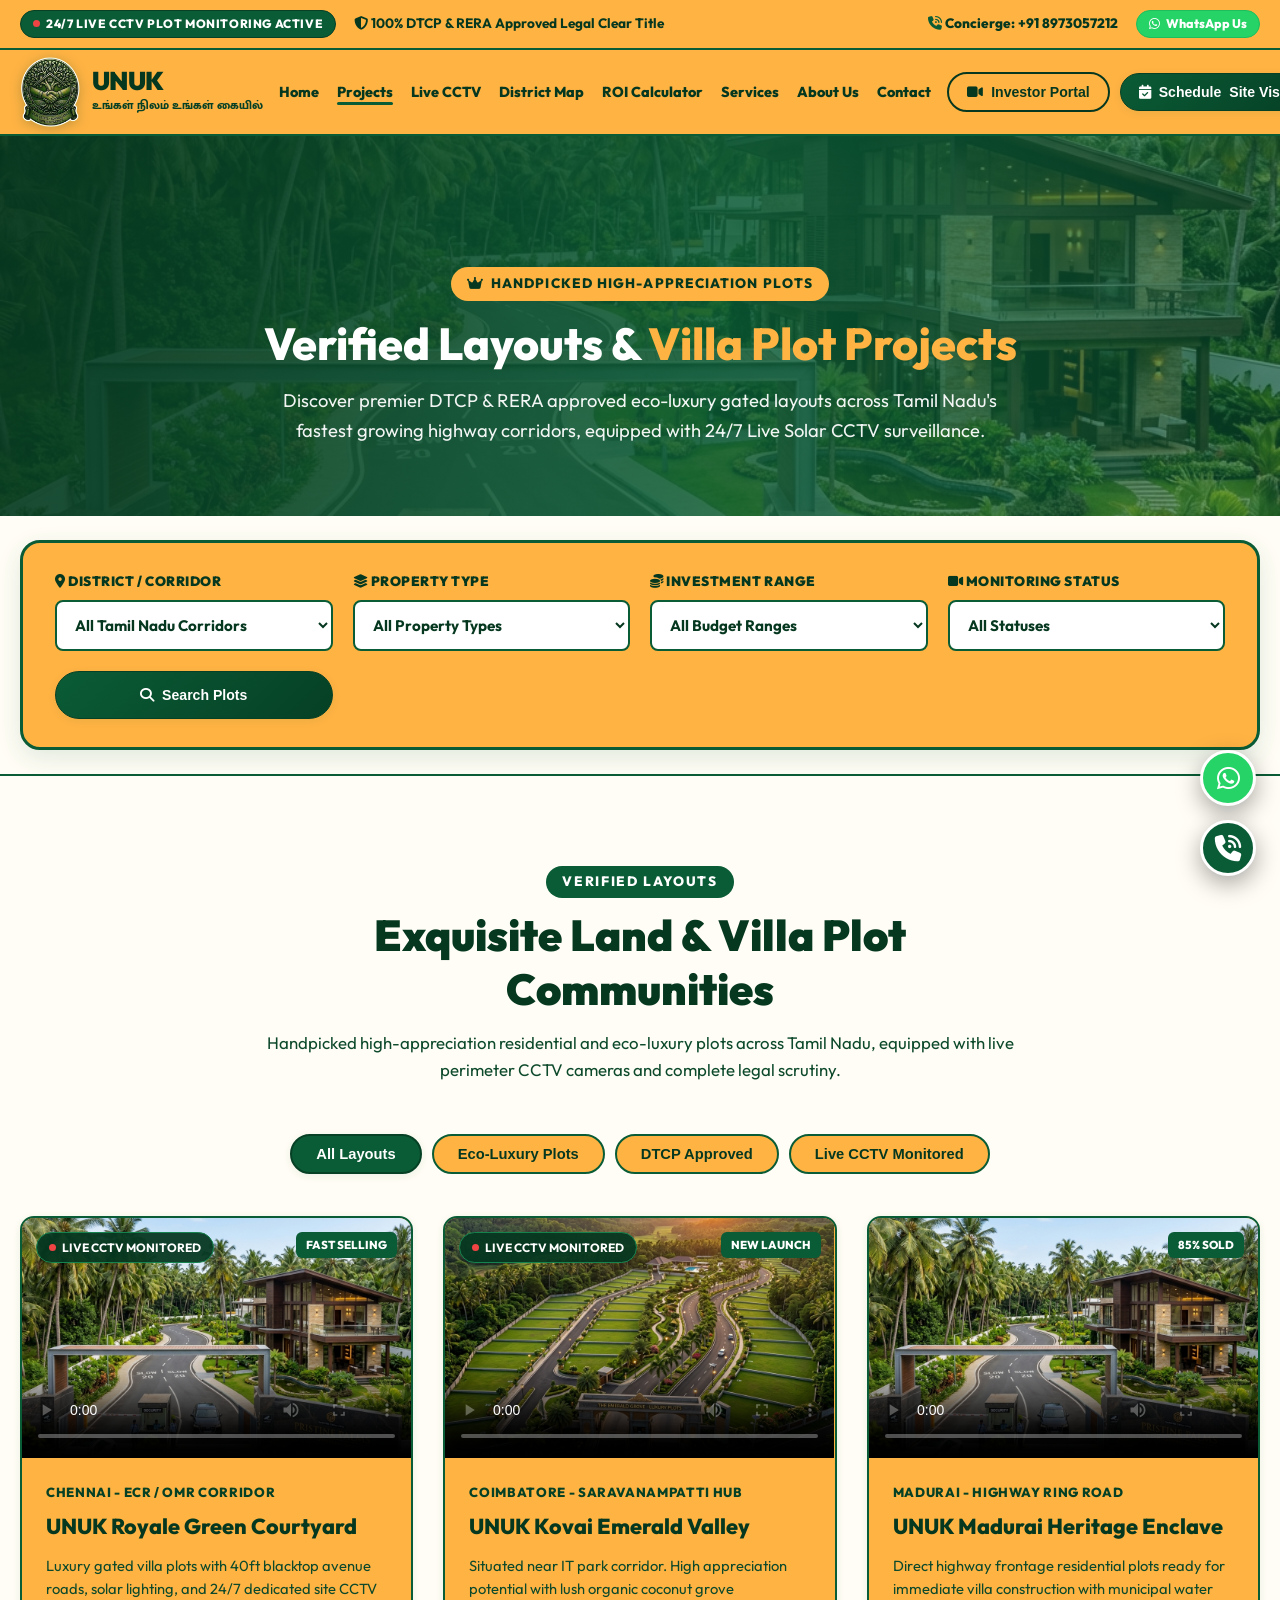
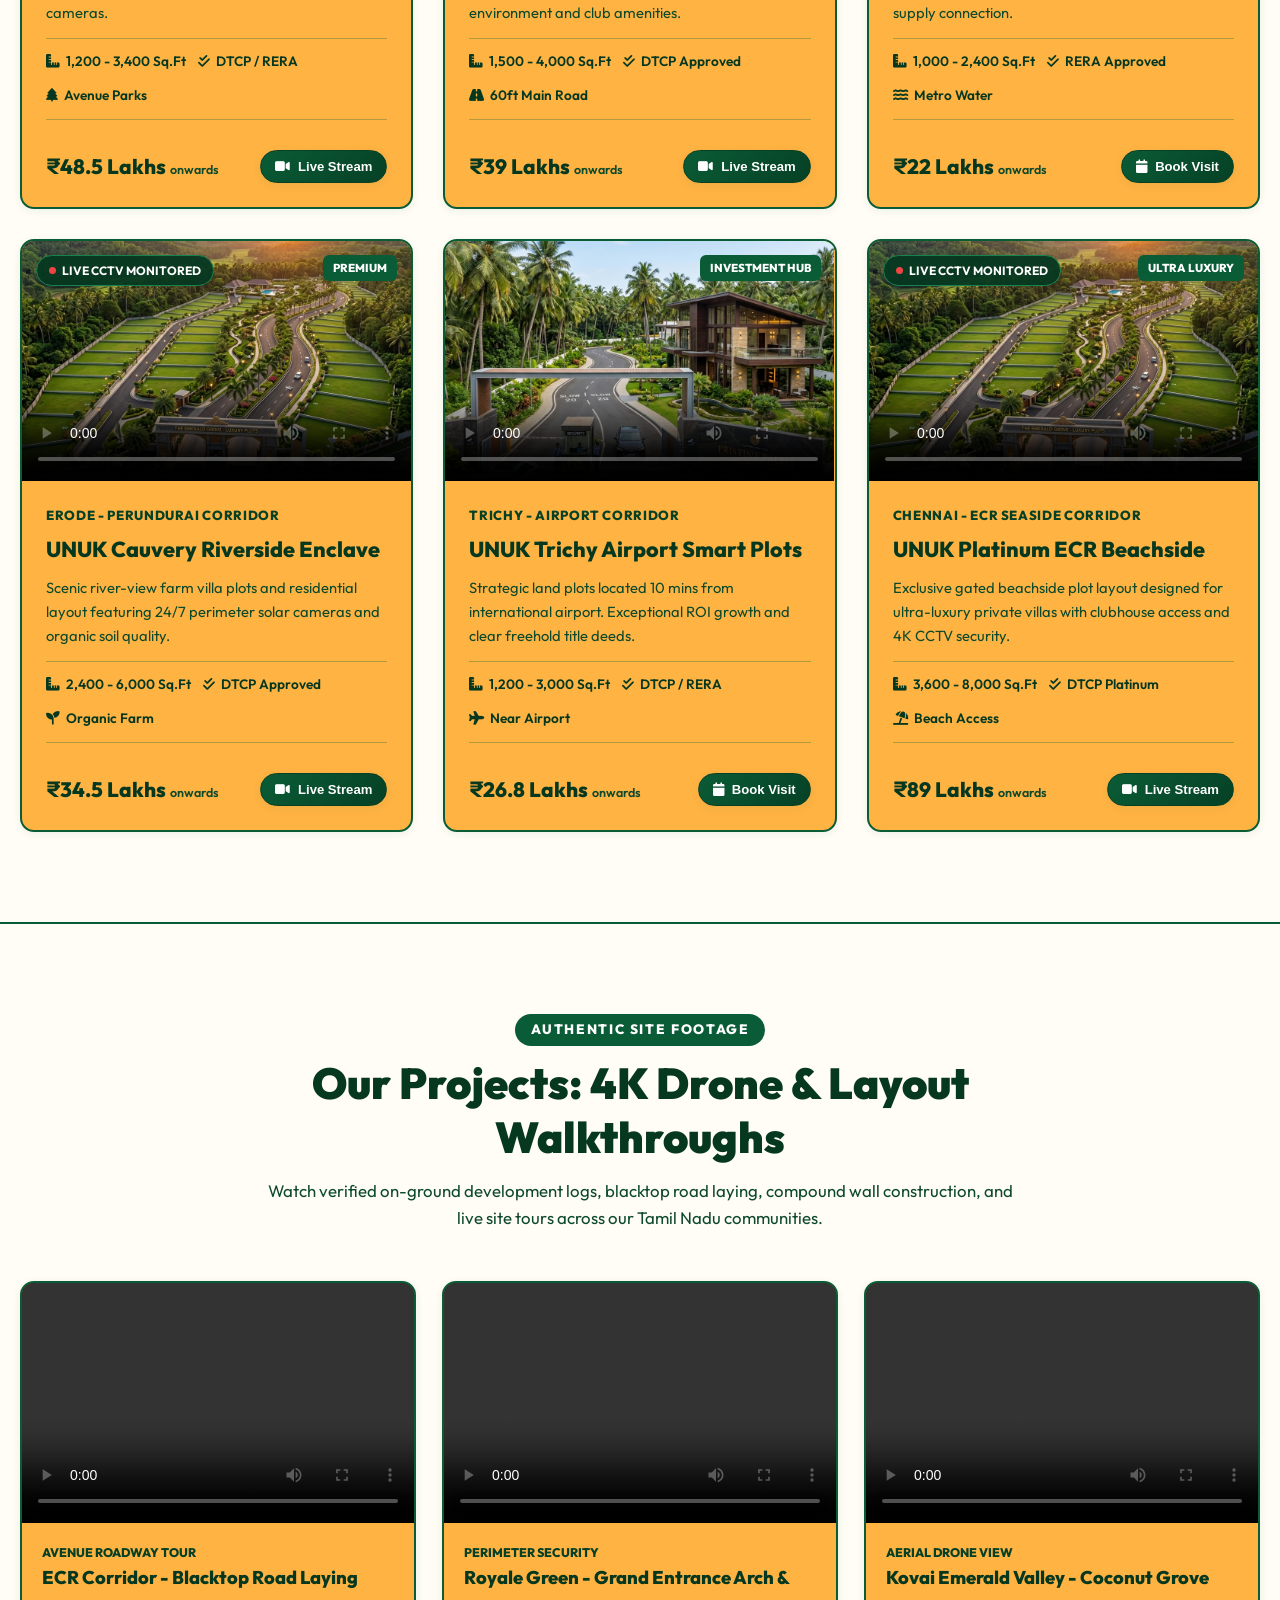
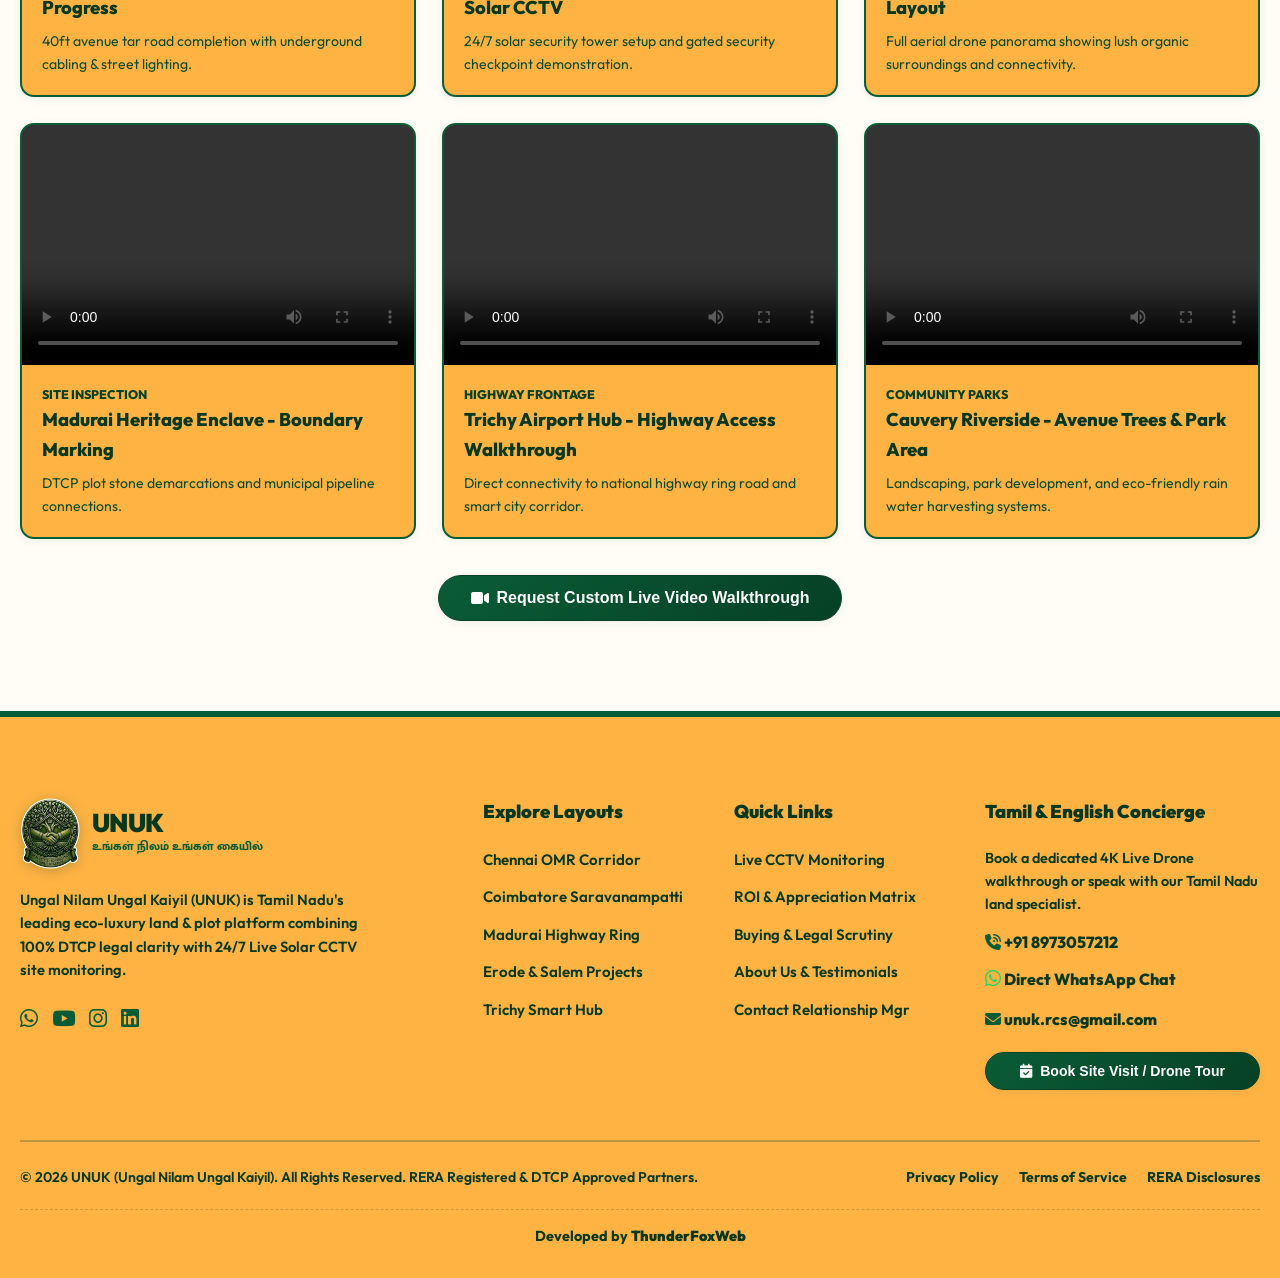
<file: projects.html>
<!DOCTYPE html>
<html lang="en">
<head>
  <meta charset="UTF-8" />
  <meta name="viewport" content="width=device-width, initial-scale=1.0" />
  <title>UNUK Projects | Verified Land & Eco-Luxury Villa Plot Layouts in Tamil Nadu</title>
  <meta name="description" content="Explore DTCP & RERA approved eco-luxury plots across Chennai, Coimbatore, Madurai, Trichy, and Erode. Watch 4K live drone walkthroughs and real site videos." />
  <link rel="canonical" href="https://unuk.co.in/projects.html" />
  <link rel="icon" type="image/png" href="./assets/unuk-logo.png" />
  <link rel="apple-touch-icon" href="./assets/unuk-logo.png" />
  <link rel="stylesheet" href="./index.css" />
  <link rel="stylesheet" href="https://cdnjs.cloudflare.com/ajax/libs/font-awesome/6.5.1/css/all.min.css" />
</head>
<body>

  <!-- TOP ANNOUNCEMENT & CONCIERGE BAR -->
  <div class="top-bar">
    <div class="container top-bar-inner">
      <div class="top-bar-left">
        <span class="live-badge">
          <span class="live-dot"></span> 24/7 LIVE CCTV PLOT MONITORING ACTIVE
        </span>
        <span><i class="fa-solid fa-shield-halved" style="color: #063820;"></i> 100% DTCP & RERA Approved Legal Clear Title</span>
      </div>
      <div class="top-bar-right">
        <a href="tel:+918973057212" style="color: #063820; text-decoration: none; font-weight: 800;"><i class="fa-solid fa-phone-volume" style="color: #0A5C36;"></i> Concierge: +91 8973057212</a>
        <a href="https://wa.me/918973057212?text=Hello%20UNUK%2C%20I%20am%20interested%20in%20DTCP%20approved%20plots." target="_blank" class="top-wa-badge"><i class="fa-brands fa-whatsapp"></i> WhatsApp Us</a>
      </div>
    </div>
  </div>

  <!-- STICKY EXECUTIVE NAVBAR -->
  <header class="navbar" id="mainNavbar">
    <div class="container navbar-inner">
      <a href="index.html" class="brand-logo">
        <div class="logo-emblem-cutout">
          <img src="./assets/unuk-logo.png" alt="UNUK Real Estate Emblem" />
        </div>
        <div class="logo-text">
          <span class="logo-main">UNUK</span>
          <span class="logo-sub tamil-text">உங்கள் நிலம் உங்கள் கையில்</span>
        </div>
      </a>

      <ul class="nav-links">
        <li><a href="index.html" class="nav-link">Home</a></li>
        <li><a href="projects.html" class="nav-link active">Projects</a></li>
        <li><a href="cctv-live.html" class="nav-link">Live CCTV</a></li>
        <li><a href="districts.html" class="nav-link">District Map</a></li>
        <li><a href="roi-calculator.html" class="nav-link">ROI Calculator</a></li>
        <li><a href="services.html" class="nav-link">Services</a></li>
        <li><a href="about.html" class="nav-link">About Us</a></li>
        <li><a href="contact.html" class="nav-link">Contact</a></li>
      </ul>

      <div class="nav-actions">
        <button class="btn btn-outline open-portal-modal" id="cctvPortalBtn"><i class="fa-solid fa-video"></i> Investor Portal</button>
        <button class="btn btn-primary open-sitevisit-modal" id="scheduleVisitHeaderBtn"><i class="fa-solid fa-calendar-check"></i> <span class="hide-mobile">Schedule </span>Site Visit</button>
        <button class="mobile-toggle" id="mobileMenuOpen" aria-label="Open Mobile Menu">
          <i class="fa-solid fa-bars"></i>
        </button>
      </div>
    </div>
  </header>

  <!-- MOBILE NAVIGATION DRAWER -->
  <div class="mobile-drawer" id="mobileDrawer">
    <div style="display: flex; justify-content: space-between; align-items: center; border-bottom: 1px solid rgba(255,255,255,0.15); padding-bottom: 16px;">
      <span style="font-weight: 800; font-size: 1.3rem; color: var(--gold-light);">UNUK MENU</span>
      <button id="mobileMenuClose" style="background: none; border: none; color: #FFF; font-size: 1.5rem; cursor: pointer;">
        <i class="fa-solid fa-xmark"></i>
      </button>
    </div>
    <ul class="drawer-links">
      <li><a href="index.html" class="mobile-nav-link">Home</a></li>
      <li><a href="projects.html" class="mobile-nav-link">Featured Projects</a></li>
      <li><a href="cctv-live.html" class="mobile-nav-link">Live Land CCTV</a></li>
      <li><a href="districts.html" class="mobile-nav-link">District Explorer</a></li>
      <li><a href="roi-calculator.html" class="mobile-nav-link">ROI Calculator</a></li>
      <li><a href="services.html" class="mobile-nav-link">Our Services</a></li>
      <li><a href="about.html" class="mobile-nav-link">About Us</a></li>
      <li><a href="contact.html" class="mobile-nav-link">Concierge Contact</a></li>
    </ul>
    <div style="margin-top: 40px; display: flex; flex-direction: column; gap: 12px;">
      <button class="btn btn-gold open-sitevisit-modal" id="drawerScheduleBtn" style="width: 100%;">Schedule Site Visit</button>
      <button class="btn btn-outline open-portal-modal" id="drawerCctvBtn" style="width: 100%; border-color: #FFF; color: #FFF;">Investor Portal Login</button>
    </div>
  </div>

  <!-- PAGE HERO HEADER -->
  <section class="hero-section" style="background-image: url('./assets/unuk_layout_overview.png'); min-height: 380px; padding: 120px 0 60px;">
    <div class="hero-overlay"></div>
    <div class="container" style="text-align: center; position: relative; z-index: 2;">
      <div class="hero-tag" style="margin: 0 auto 16px;">
        <i class="fa-solid fa-crown"></i> HANDPICKED HIGH-APPRECIATION PLOTS
      </div>
      <h1 class="hero-title" style="font-size: 2.8rem; line-height: 1.2;">
        Verified Layouts & <span>Villa Plot Projects</span>
      </h1>
      <p class="hero-desc" style="max-width: 720px; margin: 16px auto 0;">
        Discover premier DTCP & RERA approved eco-luxury gated layouts across Tamil Nadu's fastest growing highway corridors, equipped with 24/7 Live Solar CCTV surveillance.
      </p>
    </div>
  </section>

  <!-- INTERACTIVE PROPERTY FINDER BAR -->
  <section class="property-search-section">
    <div class="container">
      <div class="property-search-card">
        <div class="search-grid">
          <div class="search-field">
            <label for="searchDistrict"><i class="fa-solid fa-location-dot"></i> District / Corridor</label>
            <select id="searchDistrict">
              <option value="all">All Tamil Nadu Corridors</option>
              <option value="chennai">Chennai & OMR Growth Corridor</option>
              <option value="coimbatore">Coimbatore Saravanampatti Hub</option>
              <option value="madurai">Madurai Ring Road Highway</option>
              <option value="erode">Erode & Salem Industrial Corridor</option>
              <option value="trichy">Trichy Smart City Hub</option>
            </select>
          </div>

          <div class="search-field">
            <label for="searchType"><i class="fa-solid fa-layer-group"></i> Property Type</label>
            <select id="searchType">
              <option value="all">All Property Types</option>
              <option value="luxury-plot">Eco-Luxury Gated Plots</option>
              <option value="dtcp-layout">DTCP Approved Layouts</option>
              <option value="farm-villa">Organic Farm Villa Plots</option>
              <option value="commercial">Commercial Highway Land</option>
            </select>
          </div>

          <div class="search-field">
            <label for="searchBudget"><i class="fa-solid fa-coins"></i> Investment Range</label>
            <select id="searchBudget">
              <option value="all">All Budget Ranges</option>
              <option value="budget-low">₹15 Lakhs - ₹35 Lakhs</option>
              <option value="budget-mid">₹35 Lakhs - ₹75 Lakhs</option>
              <option value="budget-high">₹75 Lakhs & Above</option>
            </select>
          </div>

          <div class="search-field">
            <label for="searchStatus"><i class="fa-solid fa-video"></i> Monitoring Status</label>
            <select id="searchStatus">
              <option value="all">All Statuses</option>
              <option value="cctv-live">24/7 Live CCTV Monitored</option>
              <option value="ready">Ready for Immediate Registration</option>
            </select>
          </div>

          <div>
            <button class="btn btn-primary" id="filterSearchBtn" style="width: 100%; min-height: 48px;">
              <i class="fa-solid fa-magnifying-glass"></i> Search Plots
            </button>
          </div>
        </div>
      </div>
    </div>
  </section>

  <!-- FEATURED PROJECTS SHOWCASE -->
  <section class="section-pad" id="projects">
    <div class="container">
      <div class="section-header">
        <span class="sub-title">Verified Layouts</span>
        <h2 class="main-title">Exquisite Land & Villa Plot Communities</h2>
        <p class="main-desc">
          Handpicked high-appreciation residential and eco-luxury plots across Tamil Nadu, equipped with live perimeter CCTV cameras and complete legal scrutiny.
        </p>
      </div>

      <!-- Filter Tabs -->
      <div class="filter-tabs" id="projectCategoryTabs">
        <button class="tab-btn active" data-category="all">All Layouts</button>
        <button class="tab-btn" data-category="luxury-plot">Eco-Luxury Plots</button>
        <button class="tab-btn" data-category="dtcp-layout">DTCP Approved</button>
        <button class="tab-btn" data-category="cctv-live">Live CCTV Monitored</button>
      </div>

      <!-- Projects Grid -->
      <div class="projects-grid" id="projectsGridContainer">

        <!-- Project 1 -->
        <div class="project-card" data-category="luxury-plot cctv-live" data-district="chennai" data-budget="budget-mid">
          <div class="project-media">
            <span class="cctv-live-tag"><span class="live-dot"></span> LIVE CCTV MONITORED</span>
            <span class="status-badge">Fast Selling</span>
            <video src="./assets/Videos/VID-20260320-WA0006.mp4" poster="./assets/unuk_layout_overview.png" controls preload="metadata" playsinline></video>
          </div>
          <div class="project-body">
            <div class="project-location">CHENNAI - ECR / OMR CORRIDOR</div>
            <h3 class="project-title">UNUK Royale Green Courtyard</h3>
            <p style="font-size: 0.92rem; color: var(--text-muted);">
              Luxury gated villa plots with 40ft blacktop avenue roads, solar lighting, and 24/7 dedicated site CCTV cameras.
            </p>
            <div class="project-specs">
              <span class="spec-item"><i class="fa-solid fa-ruler-combined"></i> 1,200 - 3,400 Sq.Ft</span>
              <span class="spec-item"><i class="fa-solid fa-check-double"></i> DTCP / RERA</span>
              <span class="spec-item"><i class="fa-solid fa-tree"></i> Avenue Parks</span>
            </div>
            <div class="project-footer">
              <div class="project-price">
                ₹48.5 Lakhs <span>onwards</span>
              </div>
              <button class="btn btn-primary open-cctv-modal" data-title="UNUK Royale Green Courtyard" style="padding: 8px 14px; font-size: 0.82rem;">
                <i class="fa-solid fa-video"></i> Live Stream
              </button>
            </div>
          </div>
        </div>

        <!-- Project 2 -->
        <div class="project-card" data-category="dtcp-layout cctv-live" data-district="coimbatore" data-budget="budget-mid">
          <div class="project-media">
            <span class="cctv-live-tag"><span class="live-dot"></span> LIVE CCTV MONITORED</span>
            <span class="status-badge">New Launch</span>
            <video src="./assets/Videos/VID-20260320-WA0007.mp4" poster="./assets/unuk_luxury_plot_hero.png" controls preload="metadata" playsinline></video>
          </div>
          <div class="project-body">
            <div class="project-location">COIMBATORE - SARAVANAMPATTI HUB</div>
            <h3 class="project-title">UNUK Kovai Emerald Valley</h3>
            <p style="font-size: 0.92rem; color: var(--text-muted);">
              Situated near IT park corridor. High appreciation potential with lush organic coconut grove environment and club amenities.
            </p>
            <div class="project-specs">
              <span class="spec-item"><i class="fa-solid fa-ruler-combined"></i> 1,500 - 4,000 Sq.Ft</span>
              <span class="spec-item"><i class="fa-solid fa-check-double"></i> DTCP Approved</span>
              <span class="spec-item"><i class="fa-solid fa-road"></i> 60ft Main Road</span>
            </div>
            <div class="project-footer">
              <div class="project-price">
                ₹39 Lakhs <span>onwards</span>
              </div>
              <button class="btn btn-primary open-cctv-modal" data-title="UNUK Kovai Emerald Valley" style="padding: 8px 14px; font-size: 0.82rem;">
                <i class="fa-solid fa-video"></i> Live Stream
              </button>
            </div>
          </div>
        </div>

        <!-- Project 3 -->
        <div class="project-card" data-category="dtcp-layout" data-district="madurai" data-budget="budget-low">
          <div class="project-media">
            <span class="status-badge">85% Sold</span>
            <video src="./assets/Videos/VID-20260320-WA0014.mp4" poster="./assets/unuk_layout_overview.png" controls preload="metadata" playsinline></video>
          </div>
          <div class="project-body">
            <div class="project-location">MADURAI - HIGHWAY RING ROAD</div>
            <h3 class="project-title">UNUK Madurai Heritage Enclave</h3>
            <p style="font-size: 0.92rem; color: var(--text-muted);">
              Direct highway frontage residential plots ready for immediate villa construction with municipal water supply connection.
            </p>
            <div class="project-specs">
              <span class="spec-item"><i class="fa-solid fa-ruler-combined"></i> 1,000 - 2,400 Sq.Ft</span>
              <span class="spec-item"><i class="fa-solid fa-check-double"></i> RERA Approved</span>
              <span class="spec-item"><i class="fa-solid fa-water"></i> Metro Water</span>
            </div>
            <div class="project-footer">
              <div class="project-price">
                ₹22 Lakhs <span>onwards</span>
              </div>
              <button class="btn btn-primary open-sitevisit-modal" data-title="UNUK Madurai Heritage Enclave" style="padding: 8px 14px; font-size: 0.82rem;">
                <i class="fa-solid fa-calendar"></i> Book Visit
              </button>
            </div>
          </div>
        </div>

        <!-- Project 4 -->
        <div class="project-card" data-category="luxury-plot cctv-live" data-district="erode" data-budget="budget-mid">
          <div class="project-media">
            <span class="cctv-live-tag"><span class="live-dot"></span> LIVE CCTV MONITORED</span>
            <span class="status-badge">Premium</span>
            <video src="./assets/Videos/VID-20260320-WA0015.mp4" poster="./assets/unuk_luxury_plot_hero.png" controls preload="metadata" playsinline></video>
          </div>
          <div class="project-body">
            <div class="project-location">ERODE - PERUNDURAI CORRIDOR</div>
            <h3 class="project-title">UNUK Cauvery Riverside Enclave</h3>
            <p style="font-size: 0.92rem; color: var(--text-muted);">
              Scenic river-view farm villa plots and residential layout featuring 24/7 perimeter solar cameras and organic soil quality.
            </p>
            <div class="project-specs">
              <span class="spec-item"><i class="fa-solid fa-ruler-combined"></i> 2,400 - 6,000 Sq.Ft</span>
              <span class="spec-item"><i class="fa-solid fa-check-double"></i> DTCP Approved</span>
              <span class="spec-item"><i class="fa-solid fa-seedling"></i> Organic Farm</span>
            </div>
            <div class="project-footer">
              <div class="project-price">
                ₹34.5 Lakhs <span>onwards</span>
              </div>
              <button class="btn btn-primary open-cctv-modal" data-title="UNUK Cauvery Riverside Enclave" style="padding: 8px 14px; font-size: 0.82rem;">
                <i class="fa-solid fa-video"></i> Live Stream
              </button>
            </div>
          </div>
        </div>

        <!-- Project 5 -->
        <div class="project-card" data-category="dtcp-layout" data-district="trichy" data-budget="budget-low">
          <div class="project-media">
            <span class="status-badge">Investment Hub</span>
            <video src="./assets/Videos/VID-20260320-WA0016.mp4" poster="./assets/unuk_layout_overview.png" controls preload="metadata" playsinline></video>
          </div>
          <div class="project-body">
            <div class="project-location">TRICHY - AIRPORT CORRIDOR</div>
            <h3 class="project-title">UNUK Trichy Airport Smart Plots</h3>
            <p style="font-size: 0.92rem; color: var(--text-muted);">
              Strategic land plots located 10 mins from international airport. Exceptional ROI growth and clear freehold title deeds.
            </p>
            <div class="project-specs">
              <span class="spec-item"><i class="fa-solid fa-ruler-combined"></i> 1,200 - 3,000 Sq.Ft</span>
              <span class="spec-item"><i class="fa-solid fa-check-double"></i> DTCP / RERA</span>
              <span class="spec-item"><i class="fa-solid fa-plane"></i> Near Airport</span>
            </div>
            <div class="project-footer">
              <div class="project-price">
                ₹26.8 Lakhs <span>onwards</span>
              </div>
              <button class="btn btn-primary open-sitevisit-modal" data-title="UNUK Trichy Airport Smart Plots" style="padding: 8px 14px; font-size: 0.82rem;">
                <i class="fa-solid fa-calendar"></i> Book Visit
              </button>
            </div>
          </div>
        </div>

        <!-- Project 6 -->
        <div class="project-card" data-category="luxury-plot cctv-live" data-district="chennai" data-budget="budget-high">
          <div class="project-media">
            <span class="cctv-live-tag"><span class="live-dot"></span> LIVE CCTV MONITORED</span>
            <span class="status-badge">Ultra Luxury</span>
            <video src="./assets/Videos/VID-20260320-WA0017.mp4" poster="./assets/unuk_luxury_plot_hero.png" controls preload="metadata" playsinline></video>
          </div>
          <div class="project-body">
            <div class="project-location">CHENNAI - ECR SEASIDE CORRIDOR</div>
            <h3 class="project-title">UNUK Platinum ECR Beachside</h3>
            <p style="font-size: 0.92rem; color: var(--text-muted);">
              Exclusive gated beachside plot layout designed for ultra-luxury private villas with clubhouse access and 4K CCTV security.
            </p>
            <div class="project-specs">
              <span class="spec-item"><i class="fa-solid fa-ruler-combined"></i> 3,600 - 8,000 Sq.Ft</span>
              <span class="spec-item"><i class="fa-solid fa-check-double"></i> DTCP Platinum</span>
              <span class="spec-item"><i class="fa-solid fa-umbrella-beach"></i> Beach Access</span>
            </div>
            <div class="project-footer">
              <div class="project-price">
                ₹89 Lakhs <span>onwards</span>
              </div>
              <button class="btn btn-primary open-cctv-modal" data-title="UNUK Platinum ECR Beachside" style="padding: 8px 14px; font-size: 0.82rem;">
                <i class="fa-solid fa-video"></i> Live Stream
              </button>
            </div>
          </div>
        </div>

      </div>
    </div>
  </section>

  <!-- 4K DRONE & SITE FOOTAGE VIDEO SHOWCASE GALLERY -->
  <section class="video-gallery-section section-pad" id="project-videos">
    <div class="container">
      <div class="section-header">
        <span class="sub-title">Authentic Site Footage</span>
        <h2 class="main-title">Our Projects: 4K Drone & Layout Walkthroughs</h2>
        <p class="main-desc">
          Watch verified on-ground development logs, blacktop road laying, compound wall construction, and live site tours across our Tamil Nadu communities.
        </p>
      </div>

      <div class="video-grid">
        <!-- Video Card 1 -->
        <div class="video-card">
          <div class="video-player-wrapper">
            <video src="./assets/Videos/VID-20260320-WA0018.mp4" controls preload="metadata" playsinline></video>
          </div>
          <div class="video-card-body">
            <span style="font-size: 0.78rem; color: var(--green-dark); font-weight: 800; text-transform: uppercase;">Avenue Roadway Tour</span>
            <h4 class="video-card-title">ECR Corridor - Blacktop Road Laying Progress</h4>
            <p style="font-size: 0.88rem; color: var(--text-muted);">40ft avenue tar road completion with underground cabling & street lighting.</p>
          </div>
        </div>

        <!-- Video Card 2 -->
        <div class="video-card">
          <div class="video-player-wrapper">
            <video src="./assets/Videos/VID-20260320-WA0019.mp4" controls preload="metadata" playsinline></video>
          </div>
          <div class="video-card-body">
            <span style="font-size: 0.78rem; color: var(--green-dark); font-weight: 800; text-transform: uppercase;">Perimeter Security</span>
            <h4 class="video-card-title">Royale Green - Grand Entrance Arch & Solar CCTV</h4>
            <p style="font-size: 0.88rem; color: var(--text-muted);">24/7 solar security tower setup and gated security checkpoint demonstration.</p>
          </div>
        </div>

        <!-- Video Card 3 -->
        <div class="video-card">
          <div class="video-player-wrapper">
            <video src="./assets/Videos/VID-20260320-WA0020.mp4" controls preload="metadata" playsinline></video>
          </div>
          <div class="video-card-body">
            <span style="font-size: 0.78rem; color: var(--green-dark); font-weight: 800; text-transform: uppercase;">Aerial Drone View</span>
            <h4 class="video-card-title">Kovai Emerald Valley - Coconut Grove Layout</h4>
            <p style="font-size: 0.88rem; color: var(--text-muted);">Full aerial drone panorama showing lush organic surroundings and connectivity.</p>
          </div>
        </div>

        <!-- Video Card 4 -->
        <div class="video-card">
          <div class="video-player-wrapper">
            <video src="./assets/Videos/VID-20260320-WA0021.mp4" controls preload="metadata" playsinline></video>
          </div>
          <div class="video-card-body">
            <span style="font-size: 0.78rem; color: var(--green-dark); font-weight: 800; text-transform: uppercase;">Site Inspection</span>
            <h4 class="video-card-title">Madurai Heritage Enclave - Boundary Marking</h4>
            <p style="font-size: 0.88rem; color: var(--text-muted);">DTCP plot stone demarcations and municipal pipeline connections.</p>
          </div>
        </div>

        <!-- Video Card 5 -->
        <div class="video-card">
          <div class="video-player-wrapper">
            <video src="./assets/Videos/VID-20260320-WA0022.mp4" controls preload="metadata" playsinline></video>
          </div>
          <div class="video-card-body">
            <span style="font-size: 0.78rem; color: var(--green-dark); font-weight: 800; text-transform: uppercase;">Highway Frontage</span>
            <h4 class="video-card-title">Trichy Airport Hub - Highway Access Walkthrough</h4>
            <p style="font-size: 0.88rem; color: var(--text-muted);">Direct connectivity to national highway ring road and smart city corridor.</p>
          </div>
        </div>

        <!-- Video Card 6 -->
        <div class="video-card">
          <div class="video-player-wrapper">
            <video src="./assets/Videos/VID-20260320-WA0023.mp4" controls preload="metadata" playsinline></video>
          </div>
          <div class="video-card-body">
            <span style="font-size: 0.78rem; color: var(--green-dark); font-weight: 800; text-transform: uppercase;">Community Parks</span>
            <h4 class="video-card-title">Cauvery Riverside - Avenue Trees & Park Area</h4>
            <p style="font-size: 0.88rem; color: var(--text-muted);">Landscaping, park development, and eco-friendly rain water harvesting systems.</p>
          </div>
        </div>
      </div>

      <div style="text-align: center; margin-top: 36px;">
        <button class="btn btn-primary open-sitevisit-modal" style="padding: 13px 32px; font-size: 1rem;">
          <i class="fa-solid fa-video"></i> Request Custom Live Video Walkthrough
        </button>
      </div>
    </div>
  </section>

  <!-- CASAGRAND-INSPIRED LUXURY FOOTER -->
  <footer class="luxury-footer" id="contact">
    <div class="container">
      <div class="footer-grid">
        <div class="footer-col">
          <div class="brand-logo" style="margin-bottom: 18px;">
            <div class="logo-emblem-cutout">
              <img src="./assets/unuk-logo.png" alt="UNUK Real Estate Emblem" />
            </div>
            <div class="logo-text">
              <span class="logo-main" style="color: #063820;">UNUK</span>
              <span class="logo-sub tamil-text" style="color: #0A5C36;">உங்கள் நிலம் உங்கள் கையில்</span>
            </div>
          </div>
          <p style="color: #063820; font-size: 0.92rem; margin-bottom: 20px; max-width: 340px; font-weight: 600;">
            Ungal Nilam Ungal Kaiyil (UNUK) is Tamil Nadu's leading eco-luxury land & plot platform combining 100% DTCP legal clarity with 24/7 Live Solar CCTV site monitoring.
          </p>
          <div style="display: flex; gap: 14px; font-size: 1.3rem;">
            <a href="https://wa.me/918973057212" style="color: #0A5C36;"><i class="fa-brands fa-whatsapp"></i></a>
            <a href="#" style="color: #0A5C36;"><i class="fa-brands fa-youtube"></i></a>
            <a href="#" style="color: #0A5C36;"><i class="fa-brands fa-instagram"></i></a>
            <a href="#" style="color: #0A5C36;"><i class="fa-brands fa-linkedin"></i></a>
          </div>
        </div>

        <div class="footer-col">
          <h4>Explore Layouts</h4>
          <ul class="footer-links">
            <li><a href="projects.html">Chennai OMR Corridor</a></li>
            <li><a href="projects.html">Coimbatore Saravanampatti</a></li>
            <li><a href="projects.html">Madurai Highway Ring</a></li>
            <li><a href="projects.html">Erode & Salem Projects</a></li>
            <li><a href="projects.html">Trichy Smart Hub</a></li>
          </ul>
        </div>

        <div class="footer-col">
          <h4>Quick Links</h4>
          <ul class="footer-links">
            <li><a href="cctv-live.html">Live CCTV Monitoring</a></li>
            <li><a href="roi-calculator.html">ROI & Appreciation Matrix</a></li>
            <li><a href="services.html">Buying & Legal Scrutiny</a></li>
            <li><a href="about.html">About Us & Testimonials</a></li>
            <li><a href="contact.html">Contact Relationship Mgr</a></li>
          </ul>
        </div>

        <div class="footer-col">
          <h4>Tamil & English Concierge</h4>
          <p style="color: #063820; font-size: 0.9rem; margin-bottom: 14px; font-weight: 600;">
            Book a dedicated 4K Live Drone walkthrough or speak with our Tamil Nadu land specialist.
          </p>
          <div style="margin-bottom: 12px; font-weight: 800; color: #063820;">
            <a href="tel:+918973057212" style="color: #063820; text-decoration: none;"><i class="fa-solid fa-phone-volume" style="color: #0A5C36;"></i> +91 8973057212</a>
          </div>
          <div style="margin-bottom: 14px; font-weight: 800; color: #063820;">
            <a href="https://wa.me/918973057212?text=Hello%20UNUK%2C%20I%20am%20interested%20in%20DTCP%20approved%20plots." target="_blank" style="color: #063820; text-decoration: none;"><i class="fa-brands fa-whatsapp" style="color: #25D366; font-size: 1.15rem;"></i> Direct WhatsApp Chat</a>
          </div>
          <div style="margin-bottom: 20px; font-weight: 800; color: #063820;">
            <a href="mailto:unuk.rcs@gmail.com" style="color: #063820; text-decoration: none;"><i class="fa-solid fa-envelope" style="color: #0A5C36;"></i> unuk.rcs@gmail.com</a>
          </div>
          <button class="btn btn-primary open-sitevisit-modal" style="width: 100%;">
            <i class="fa-solid fa-calendar-check"></i> Book Site Visit / Drone Tour
          </button>
        </div>
      </div>

      <div class="footer-bottom">
        <div>
          © 2026 UNUK (Ungal Nilam Ungal Kaiyil). All Rights Reserved. RERA Registered & DTCP Approved Partners.
        </div>
        <div style="display: flex; gap: 20px;">
          <a href="#" style="color: #063820; text-decoration: none;">Privacy Policy</a>
          <a href="#" style="color: #063820; text-decoration: none;">Terms of Service</a>
          <a href="#" style="color: #063820; text-decoration: none;">RERA Disclosures</a>
        </div>
      </div>

      <div style="text-align: center; font-size: 0.9rem; font-weight: 700; color: #063820; margin-top: 20px; padding-top: 15px; border-top: 1px dashed rgba(6, 56, 32, 0.2);">
        Developed by <a href="https://thunderfoxweb.co.in" target="_blank" style="color: #063820; text-decoration: none; font-weight: 900;">ThunderFoxWeb</a>
      </div>
    </div>
  </footer>

  <!-- MODALS -->
  <div class="modal-overlay" id="siteVisitModal">
    <div class="modal-card">
      <button class="modal-close closeModalBtn"><i class="fa-solid fa-xmark"></i></button>
      <h3 style="font-size: 1.5rem; font-weight: 800; color: var(--dark-900); margin-bottom: 6px;">
        Schedule VIP Site Visit / 4K Drone Tour
      </h3>
      <p style="color: var(--text-muted); font-size: 0.9rem; margin-bottom: 22px;">
        Our Tamil or English speaking concierge will arrange complimentary cab pickup or a live 4K drone streaming session.
      </p>

      <form id="scheduleForm">
        <div class="form-group">
          <label>Your Full Name *</label>
          <input type="text" placeholder="e.g. Senthil Nathan" required />
        </div>

        <div class="form-group">
          <label>Phone / WhatsApp Number *</label>
          <input type="tel" placeholder="+91 / +65 / +971 ..." required />
        </div>

        <div class="form-group">
          <label>Preferred Project Corridor</label>
          <select id="modalProjectSelect">
            <option>UNUK Royale Green Courtyard (Chennai)</option>
            <option>UNUK Kovai Emerald Valley (Coimbatore)</option>
            <option>UNUK Madurai Heritage Enclave (Madurai)</option>
            <option>UNUK Cauvery Riverside Enclave (Erode)</option>
            <option>UNUK Platinum ECR Beachside (Chennai)</option>
          </select>
        </div>

        <div class="form-group">
          <label>Tour Mode</label>
          <select>
            <option>Physical Site Visit (Complimentary Cab)</option>
            <option>Live 4K Drone Walkthrough (Video Call)</option>
          </select>
        </div>

        <button type="submit" class="btn btn-primary" style="width: 100%; margin-top: 10px;">
          <i class="fa-solid fa-check"></i> Confirm Appointment
        </button>
      </form>
    </div>
  </div>

  <div class="modal-overlay" id="cctvModal">
    <div class="modal-card" style="max-width: 680px;">
      <button class="modal-close closeModalBtn"><i class="fa-solid fa-xmark"></i></button>
      <div style="display: flex; justify-content: space-between; align-items: center; margin-bottom: 14px;">
        <h3 id="cctvModalTitle" style="font-size: 1.35rem; font-weight: 800; color: var(--dark-900);">
          Live CCTV Feed Preview
        </h3>
        <span class="live-badge"><span class="live-dot"></span> LIVE SITE STREAM</span>
      </div>
      <div style="border-radius: var(--radius-md); overflow: hidden; border: 2px solid var(--green-primary); aspect-ratio: 16/9; background: #000; position: relative;">
        <video id="cctvModalVideo" src="./assets/Videos/VID-20260320-WA0006.mp4" autoplay muted loop playsinline controls style="width: 100%; height: 100%; object-fit: cover;"></video>
        <div style="position: absolute; bottom: 12px; left: 12px; background: rgba(0,0,0,0.75); color: #FFF; padding: 4px 12px; border-radius: 6px; font-size: 0.8rem;">
          CAM 01: Perimeter Gate & Solar Light Post
        </div>
      </div>
      <p style="font-size: 0.88rem; color: var(--text-muted); margin-top: 14px;">
        Full multi-camera PTZ control is available to registered plot owners inside the Investor Portal.
      </p>
      <div style="display: flex; gap: 12px; margin-top: 20px;">
        <button class="btn btn-gold open-sitevisit-modal" style="flex: 1;">Schedule Visit to Site</button>
        <button class="btn btn-primary closeModalBtn" style="flex: 1;">Close Stream</button>
      </div>
    </div>
  </div>

  <!-- STICKY FLOATING WHATSAPP & CALL INTEGRATION WIDGET -->
  <div class="floating-contact-widget">
    <a href="https://wa.me/918973057212?text=Hello%20UNUK%2C%20I%20am%20interested%20in%20your%20DTCP%20approved%20plots." target="_blank" class="float-btn float-wa" title="Chat on WhatsApp" aria-label="WhatsApp Chat">
      <i class="fa-brands fa-whatsapp"></i>
    </a>
    <a href="tel:+918973057212" class="float-btn float-call" title="Call Concierge" aria-label="Call Specialist">
      <i class="fa-solid fa-phone-volume"></i>
    </a>
  </div>

  <script src="./app.js"></script>
</body>
</html>
</file>
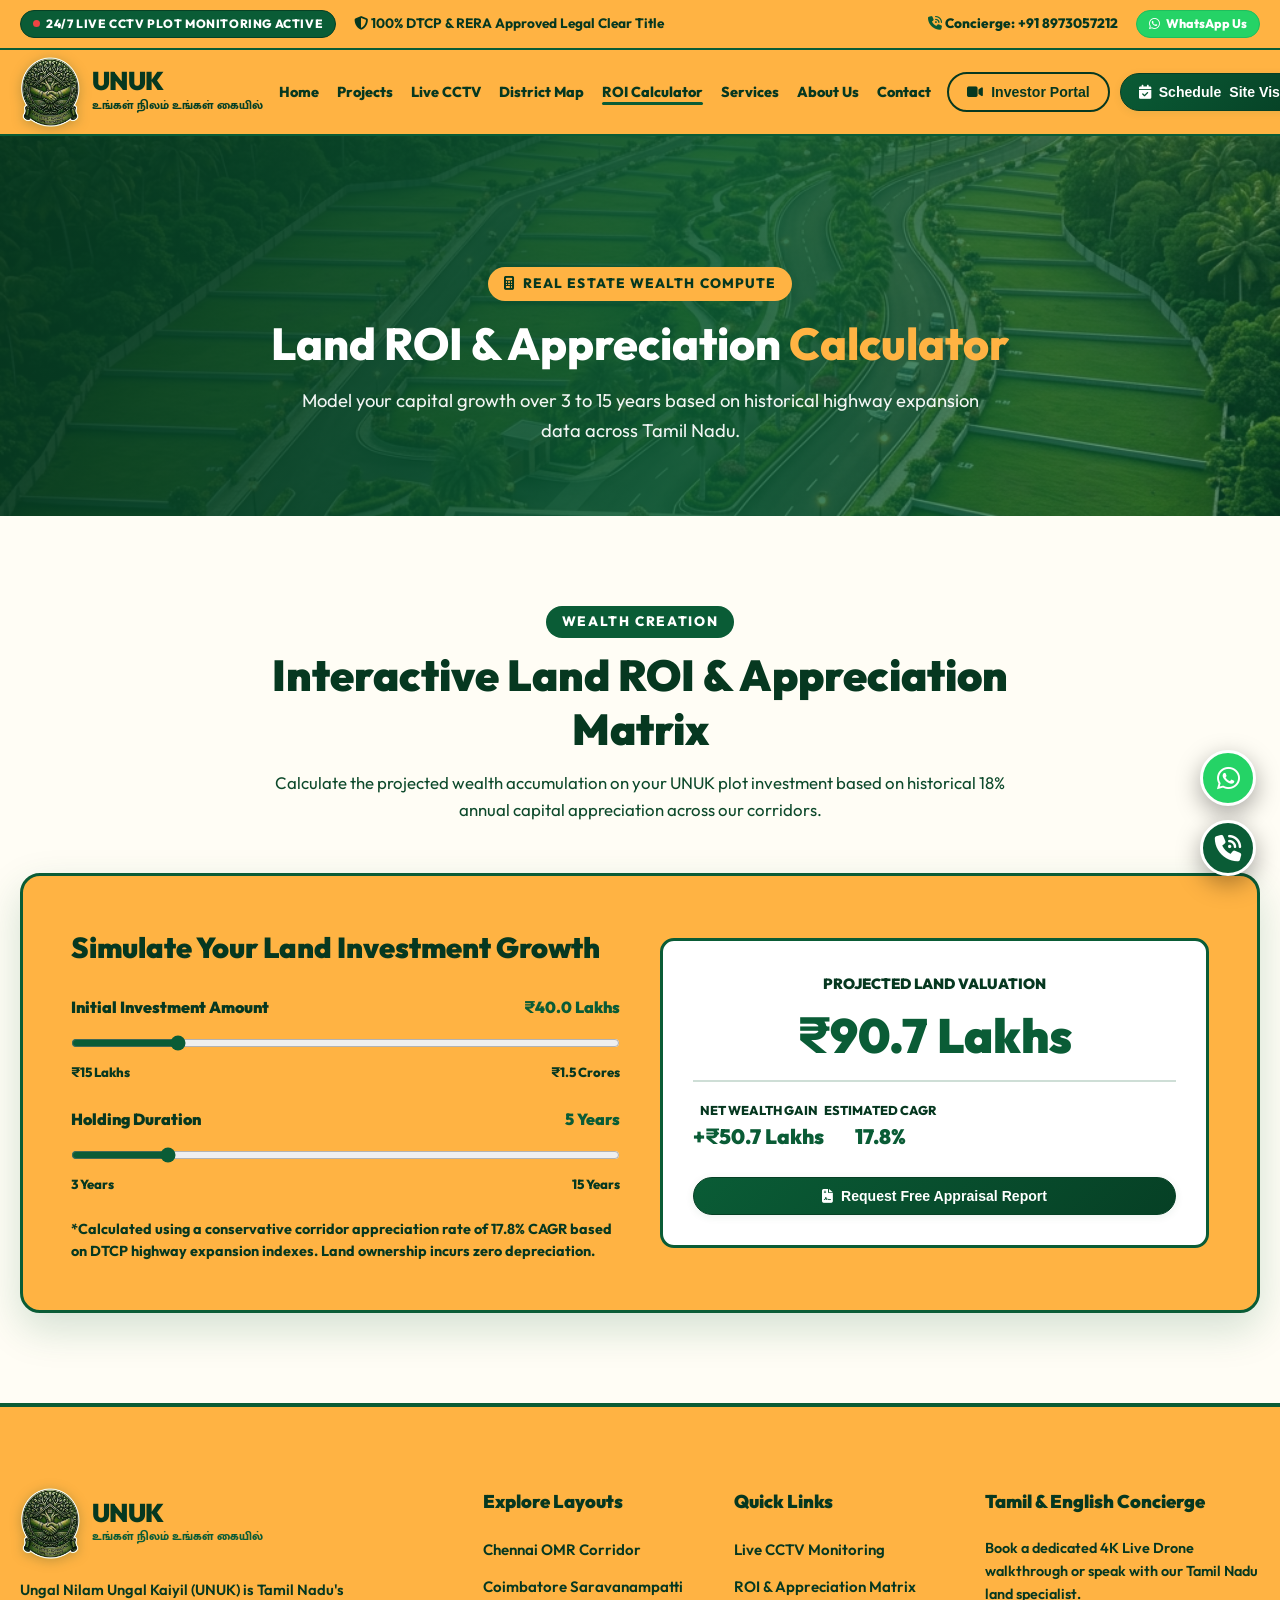
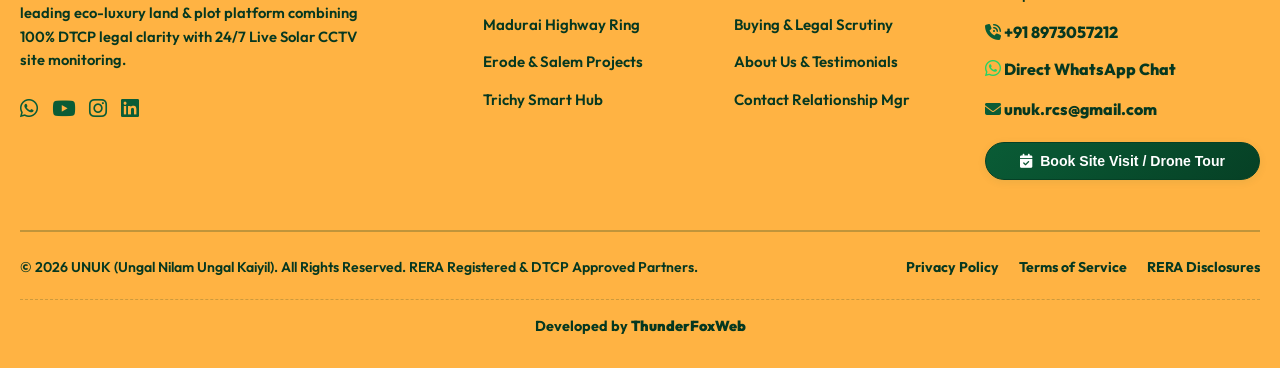
<file: roi-calculator.html>
<!DOCTYPE html>
<html lang="en">
<head>
  <meta charset="UTF-8" />
  <meta name="viewport" content="width=device-width, initial-scale=1.0" />
  <title>Land ROI & Capital Appreciation Matrix | UNUK Real Estate</title>
  <meta name="description" content="Calculate projected wealth growth and capital appreciation for your DTCP eco-luxury land investments in Tamil Nadu with UNUK's interactive ROI calculator." />
  <link rel="canonical" href="https://unuk.co.in/roi-calculator.html" />
  <link rel="icon" type="image/png" href="./assets/unuk-logo.png" />
  <link rel="apple-touch-icon" href="./assets/unuk-logo.png" />
  <link rel="stylesheet" href="./index.css" />
  <link rel="stylesheet" href="https://cdnjs.cloudflare.com/ajax/libs/font-awesome/6.5.1/css/all.min.css" />
</head>
<body>

  <!-- TOP ANNOUNCEMENT & CONCIERGE BAR -->
  <div class="top-bar">
    <div class="container top-bar-inner">
      <div class="top-bar-left">
        <span class="live-badge">
          <span class="live-dot"></span> 24/7 LIVE CCTV PLOT MONITORING ACTIVE
        </span>
        <span><i class="fa-solid fa-shield-halved" style="color: #063820;"></i> 100% DTCP & RERA Approved Legal Clear Title</span>
      </div>
      <div class="top-bar-right">
        <a href="tel:+918973057212" style="color: #063820; text-decoration: none; font-weight: 800;"><i class="fa-solid fa-phone-volume" style="color: #0A5C36;"></i> Concierge: +91 8973057212</a>
        <a href="https://wa.me/918973057212?text=Hello%20UNUK%2C%20I%20am%20interested%20in%20DTCP%20approved%20plots." target="_blank" class="top-wa-badge"><i class="fa-brands fa-whatsapp"></i> WhatsApp Us</a>
      </div>
    </div>
  </div>

  <!-- STICKY EXECUTIVE NAVBAR -->
  <header class="navbar" id="mainNavbar">
    <div class="container navbar-inner">
      <a href="index.html" class="brand-logo">
        <div class="logo-emblem-cutout">
          <img src="./assets/unuk-logo.png" alt="UNUK Real Estate Emblem" />
        </div>
        <div class="logo-text">
          <span class="logo-main">UNUK</span>
          <span class="logo-sub tamil-text">உங்கள் நிலம் உங்கள் கையில்</span>
        </div>
      </a>

      <ul class="nav-links">
        <li><a href="index.html" class="nav-link">Home</a></li>
        <li><a href="projects.html" class="nav-link">Projects</a></li>
        <li><a href="cctv-live.html" class="nav-link">Live CCTV</a></li>
        <li><a href="districts.html" class="nav-link">District Map</a></li>
        <li><a href="roi-calculator.html" class="nav-link active">ROI Calculator</a></li>
        <li><a href="services.html" class="nav-link">Services</a></li>
        <li><a href="about.html" class="nav-link">About Us</a></li>
        <li><a href="contact.html" class="nav-link">Contact</a></li>
      </ul>

      <div class="nav-actions">
        <button class="btn btn-outline open-portal-modal" id="cctvPortalBtn"><i class="fa-solid fa-video"></i> Investor Portal</button>
        <button class="btn btn-primary open-sitevisit-modal" id="scheduleVisitHeaderBtn"><i class="fa-solid fa-calendar-check"></i> <span class="hide-mobile">Schedule </span>Site Visit</button>
        <button class="mobile-toggle" id="mobileMenuOpen" aria-label="Open Mobile Menu">
          <i class="fa-solid fa-bars"></i>
        </button>
      </div>
    </div>
  </header>

  <!-- MOBILE NAVIGATION DRAWER -->
  <div class="mobile-drawer" id="mobileDrawer">
    <div style="display: flex; justify-content: space-between; align-items: center; border-bottom: 1px solid rgba(255,255,255,0.15); padding-bottom: 16px;">
      <span style="font-weight: 800; font-size: 1.3rem; color: var(--gold-light);">UNUK MENU</span>
      <button id="mobileMenuClose" style="background: none; border: none; color: #FFF; font-size: 1.5rem; cursor: pointer;">
        <i class="fa-solid fa-xmark"></i>
      </button>
    </div>
    <ul class="drawer-links">
      <li><a href="index.html" class="mobile-nav-link">Home</a></li>
      <li><a href="projects.html" class="mobile-nav-link">Featured Projects</a></li>
      <li><a href="cctv-live.html" class="mobile-nav-link">Live Land CCTV</a></li>
      <li><a href="districts.html" class="mobile-nav-link">District Explorer</a></li>
      <li><a href="roi-calculator.html" class="mobile-nav-link">ROI Calculator</a></li>
      <li><a href="services.html" class="mobile-nav-link">Our Services</a></li>
      <li><a href="about.html" class="mobile-nav-link">About Us</a></li>
      <li><a href="contact.html" class="mobile-nav-link">Concierge Contact</a></li>
    </ul>
    <div style="margin-top: 40px; display: flex; flex-direction: column; gap: 12px;">
      <button class="btn btn-gold open-sitevisit-modal" id="drawerScheduleBtn" style="width: 100%;">Schedule Site Visit</button>
      <button class="btn btn-outline open-portal-modal" id="drawerCctvBtn" style="width: 100%; border-color: #FFF; color: #FFF;">Investor Portal Login</button>
    </div>
  </div>

  <!-- HERO SECTION -->
  <section class="hero-section" style="background-image: url('./assets/unuk_luxury_plot_hero.png'); min-height: 380px; padding: 120px 0 60px;">
    <div class="hero-overlay"></div>
    <div class="container" style="text-align: center; position: relative; z-index: 2;">
      <div class="hero-tag" style="margin: 0 auto 16px;">
        <i class="fa-solid fa-calculator"></i> REAL ESTATE WEALTH COMPUTE
      </div>
      <h1 class="hero-title" style="font-size: 2.8rem; line-height: 1.2;">
        Land ROI & Appreciation <span>Calculator</span>
      </h1>
      <p class="hero-desc" style="max-width: 720px; margin: 16px auto 0;">
        Model your capital growth over 3 to 15 years based on historical highway expansion data across Tamil Nadu.
      </p>
    </div>
  </section>

  <!-- INTERACTIVE LAND APPRECIATION & ROI CALCULATOR SECTION -->
  <section class="section-pad" id="roi-calculator" style="background-color: var(--yellow-subtle);">
    <div class="container">
      <div class="section-header">
        <span class="sub-title">Wealth Creation</span>
        <h2 class="main-title">Interactive Land ROI & Appreciation Matrix</h2>
        <p class="main-desc">
          Calculate the projected wealth accumulation on your UNUK plot investment based on historical 18% annual capital appreciation across our corridors.
        </p>
      </div>

      <div class="roi-card">
        <div>
          <h3 style="font-size: 1.8rem; font-weight: 900; color: #063820; margin-bottom: 24px;">
            Simulate Your Land Investment Growth
          </h3>

          <div class="slider-group">
            <div class="slider-header">
              <span style="color: #063820;">Initial Investment Amount</span>
              <span id="roiAmountLabel" style="color: #0A5C36; font-weight: 900;">₹40,00,000</span>
            </div>
            <input type="range" class="calc-slider" id="roiAmountSlider" min="1500000" max="15000000" step="250000" value="4000000" />
            <div style="display: flex; justify-content: space-between; font-size: 0.82rem; font-weight: 800; color: #063820; margin-top: 6px;">
              <span>₹15 Lakhs</span>
              <span>₹1.5 Crores</span>
            </div>
          </div>

          <div class="slider-group">
            <div class="slider-header">
              <span style="color: #063820;">Holding Duration</span>
              <span id="roiYearsLabel" style="color: #0A5C36; font-weight: 900;">5 Years</span>
            </div>
            <input type="range" class="calc-slider" id="roiYearsSlider" min="3" max="15" step="1" value="5" />
            <div style="display: flex; justify-content: space-between; font-size: 0.82rem; font-weight: 800; color: #063820; margin-top: 6px;">
              <span>3 Years</span>
              <span>15 Years</span>
            </div>
          </div>

          <p style="font-size: 0.90rem; font-weight: 700; color: #063820; line-height: 1.5; margin-top: 18px;">
            *Calculated using a conservative corridor appreciation rate of 17.8% CAGR based on DTCP highway expansion indexes. Land ownership incurs zero depreciation.
          </p>
        </div>

        <div class="roi-result-box">
          <span style="font-size: 0.92rem; font-weight: 900; color: #063820; text-transform: uppercase;">Projected Land Valuation</span>
          <div class="roi-number" id="roiTotalValueDisplay" style="color: #0A5C36;">₹90.8 Lakhs</div>
          <div style="display: flex; justify-around: space-around; border-top: 2px solid rgba(10, 92, 54, 0.2); padding-top: 18px; margin-top: 18px;">
            <div>
              <div style="font-size: 0.80rem; font-weight: 800; color: #063820;">NET WEALTH GAIN</div>
              <div style="font-size: 1.3rem; font-weight: 900; color: #0A5C36;" id="roiGainDisplay">+₹50.8 Lakhs</div>
            </div>
            <div>
              <div style="font-size: 0.80rem; font-weight: 800; color: #063820;">ESTIMATED CAGR</div>
              <div style="font-size: 1.3rem; font-weight: 900; color: #0A5C36;">17.8%</div>
            </div>
          </div>
          <button class="btn btn-primary open-sitevisit-modal" style="margin-top: 24px; width: 100%;">
            <i class="fa-solid fa-file-contract"></i> Request Free Appraisal Report
          </button>
        </div>
      </div>
    </div>
  </section>

  <!-- CASAGRAND-INSPIRED LUXURY FOOTER -->
  <footer class="luxury-footer" id="contact">
    <div class="container">
      <div class="footer-grid">
        <div class="footer-col">
          <div class="brand-logo" style="margin-bottom: 18px;">
            <div class="logo-emblem-cutout">
              <img src="./assets/unuk-logo.png" alt="UNUK Real Estate Emblem" />
            </div>
            <div class="logo-text">
              <span class="logo-main" style="color: #063820;">UNUK</span>
              <span class="logo-sub tamil-text" style="color: #0A5C36;">உங்கள் நிலம் உங்கள் கையில்</span>
            </div>
          </div>
          <p style="color: #063820; font-size: 0.92rem; margin-bottom: 20px; max-width: 340px; font-weight: 600;">
            Ungal Nilam Ungal Kaiyil (UNUK) is Tamil Nadu's leading eco-luxury land & plot platform combining 100% DTCP legal clarity with 24/7 Live Solar CCTV site monitoring.
          </p>
          <div style="display: flex; gap: 14px; font-size: 1.3rem;">
            <a href="https://wa.me/918973057212" style="color: #0A5C36;"><i class="fa-brands fa-whatsapp"></i></a>
            <a href="#" style="color: #0A5C36;"><i class="fa-brands fa-youtube"></i></a>
            <a href="#" style="color: #0A5C36;"><i class="fa-brands fa-instagram"></i></a>
            <a href="#" style="color: #0A5C36;"><i class="fa-brands fa-linkedin"></i></a>
          </div>
        </div>

        <div class="footer-col">
          <h4>Explore Layouts</h4>
          <ul class="footer-links">
            <li><a href="projects.html">Chennai OMR Corridor</a></li>
            <li><a href="projects.html">Coimbatore Saravanampatti</a></li>
            <li><a href="projects.html">Madurai Highway Ring</a></li>
            <li><a href="projects.html">Erode & Salem Projects</a></li>
            <li><a href="projects.html">Trichy Smart Hub</a></li>
          </ul>
        </div>

        <div class="footer-col">
          <h4>Quick Links</h4>
          <ul class="footer-links">
            <li><a href="cctv-live.html">Live CCTV Monitoring</a></li>
            <li><a href="roi-calculator.html">ROI & Appreciation Matrix</a></li>
            <li><a href="services.html">Buying & Legal Scrutiny</a></li>
            <li><a href="about.html">About Us & Testimonials</a></li>
            <li><a href="contact.html">Contact Relationship Mgr</a></li>
          </ul>
        </div>

        <div class="footer-col">
          <h4>Tamil & English Concierge</h4>
          <p style="color: #063820; font-size: 0.9rem; margin-bottom: 14px; font-weight: 600;">
            Book a dedicated 4K Live Drone walkthrough or speak with our Tamil Nadu land specialist.
          </p>
          <div style="margin-bottom: 12px; font-weight: 800; color: #063820;">
            <a href="tel:+918973057212" style="color: #063820; text-decoration: none;"><i class="fa-solid fa-phone-volume" style="color: #0A5C36;"></i> +91 8973057212</a>
          </div>
          <div style="margin-bottom: 14px; font-weight: 800; color: #063820;">
            <a href="https://wa.me/918973057212?text=Hello%20UNUK%2C%20I%20am%20interested%20in%20DTCP%20approved%20plots." target="_blank" style="color: #063820; text-decoration: none;"><i class="fa-brands fa-whatsapp" style="color: #25D366; font-size: 1.15rem;"></i> Direct WhatsApp Chat</a>
          </div>
          <div style="margin-bottom: 20px; font-weight: 800; color: #063820;">
            <a href="mailto:unuk.rcs@gmail.com" style="color: #063820; text-decoration: none;"><i class="fa-solid fa-envelope" style="color: #0A5C36;"></i> unuk.rcs@gmail.com</a>
          </div>
          <button class="btn btn-primary open-sitevisit-modal" style="width: 100%;">
            <i class="fa-solid fa-calendar-check"></i> Book Site Visit / Drone Tour
          </button>
        </div>
      </div>

      <div class="footer-bottom">
        <div>
          © 2026 UNUK (Ungal Nilam Ungal Kaiyil). All Rights Reserved. RERA Registered & DTCP Approved Partners.
        </div>
        <div style="display: flex; gap: 20px;">
          <a href="#" style="color: #063820; text-decoration: none;">Privacy Policy</a>
          <a href="#" style="color: #063820; text-decoration: none;">Terms of Service</a>
          <a href="#" style="color: #063820; text-decoration: none;">RERA Disclosures</a>
        </div>
      </div>

      <div style="text-align: center; font-size: 0.9rem; font-weight: 700; color: #063820; margin-top: 20px; padding-top: 15px; border-top: 1px dashed rgba(6, 56, 32, 0.2);">
        Developed by <a href="https://thunderfoxweb.co.in" target="_blank" style="color: #063820; text-decoration: none; font-weight: 900;">ThunderFoxWeb</a>
      </div>
    </div>
  </footer>

  <!-- MODALS -->
  <div class="modal-overlay" id="siteVisitModal">
    <div class="modal-card">
      <button class="modal-close closeModalBtn"><i class="fa-solid fa-xmark"></i></button>
      <h3 style="font-size: 1.5rem; font-weight: 800; color: var(--dark-900); margin-bottom: 6px;">
        Schedule VIP Site Visit / 4K Drone Tour
      </h3>
      <p style="color: var(--text-muted); font-size: 0.9rem; margin-bottom: 22px;">
        Our Tamil or English speaking concierge will arrange complimentary cab pickup or a live 4K drone streaming session.
      </p>

      <form id="scheduleForm">
        <div class="form-group">
          <label>Your Full Name *</label>
          <input type="text" placeholder="e.g. Senthil Nathan" required />
        </div>

        <div class="form-group">
          <label>Phone / WhatsApp Number *</label>
          <input type="tel" placeholder="+91 / +65 / +971 ..." required />
        </div>

        <div class="form-group">
          <label>Preferred Project Corridor</label>
          <select id="modalProjectSelect">
            <option>UNUK Royale Green Courtyard (Chennai)</option>
            <option>UNUK Kovai Emerald Valley (Coimbatore)</option>
            <option>UNUK Madurai Heritage Enclave (Madurai)</option>
            <option>UNUK Cauvery Riverside Enclave (Erode)</option>
            <option>UNUK Platinum ECR Beachside (Chennai)</option>
          </select>
        </div>

        <div class="form-group">
          <label>Tour Mode</label>
          <select>
            <option>Physical Site Visit (Complimentary Cab)</option>
            <option>Live 4K Drone Walkthrough (Video Call)</option>
          </select>
        </div>

        <button type="submit" class="btn btn-primary" style="width: 100%; margin-top: 10px;">
          <i class="fa-solid fa-check"></i> Confirm Appointment
        </button>
      </form>
    </div>
  </div>

  <div class="modal-overlay" id="cctvModal">
    <div class="modal-card" style="max-width: 680px;">
      <button class="modal-close closeModalBtn"><i class="fa-solid fa-xmark"></i></button>
      <div style="display: flex; justify-content: space-between; align-items: center; margin-bottom: 14px;">
        <h3 id="cctvModalTitle" style="font-size: 1.35rem; font-weight: 800; color: var(--dark-900);">
          Live CCTV Feed Preview
        </h3>
        <span class="live-badge"><span class="live-dot"></span> LIVE SITE STREAM</span>
      </div>
      <div style="border-radius: var(--radius-md); overflow: hidden; border: 2px solid var(--green-primary); aspect-ratio: 16/9; background: #000; position: relative;">
        <video id="cctvModalVideo" src="./assets/Videos/VID-20260320-WA0006.mp4" autoplay muted loop playsinline controls style="width: 100%; height: 100%; object-fit: cover;"></video>
        <div style="position: absolute; bottom: 12px; left: 12px; background: rgba(0,0,0,0.75); color: #FFF; padding: 4px 12px; border-radius: 6px; font-size: 0.8rem;">
          CAM 01: Perimeter Gate & Solar Light Post
        </div>
      </div>
      <p style="font-size: 0.88rem; color: var(--text-muted); margin-top: 14px;">
        Full multi-camera PTZ control is available to registered plot owners inside the Investor Portal.
      </p>
      <div style="display: flex; gap: 12px; margin-top: 20px;">
        <button class="btn btn-gold open-sitevisit-modal" style="flex: 1;">Schedule Visit to Site</button>
        <button class="btn btn-primary closeModalBtn" style="flex: 1;">Close Stream</button>
      </div>
    </div>
  </div>

  <!-- STICKY FLOATING WHATSAPP & CALL INTEGRATION WIDGET -->
  <div class="floating-contact-widget">
    <a href="https://wa.me/918973057212?text=Hello%20UNUK%2C%20I%20am%20interested%20in%20your%20DTCP%20approved%20plots." target="_blank" class="float-btn float-wa" title="Chat on WhatsApp" aria-label="WhatsApp Chat">
      <i class="fa-brands fa-whatsapp"></i>
    </a>
    <a href="tel:+918973057212" class="float-btn float-call" title="Call Concierge" aria-label="Call Specialist">
      <i class="fa-solid fa-phone-volume"></i>
    </a>
  </div>

  <script src="./app.js"></script>
</body>
</html>
</file>
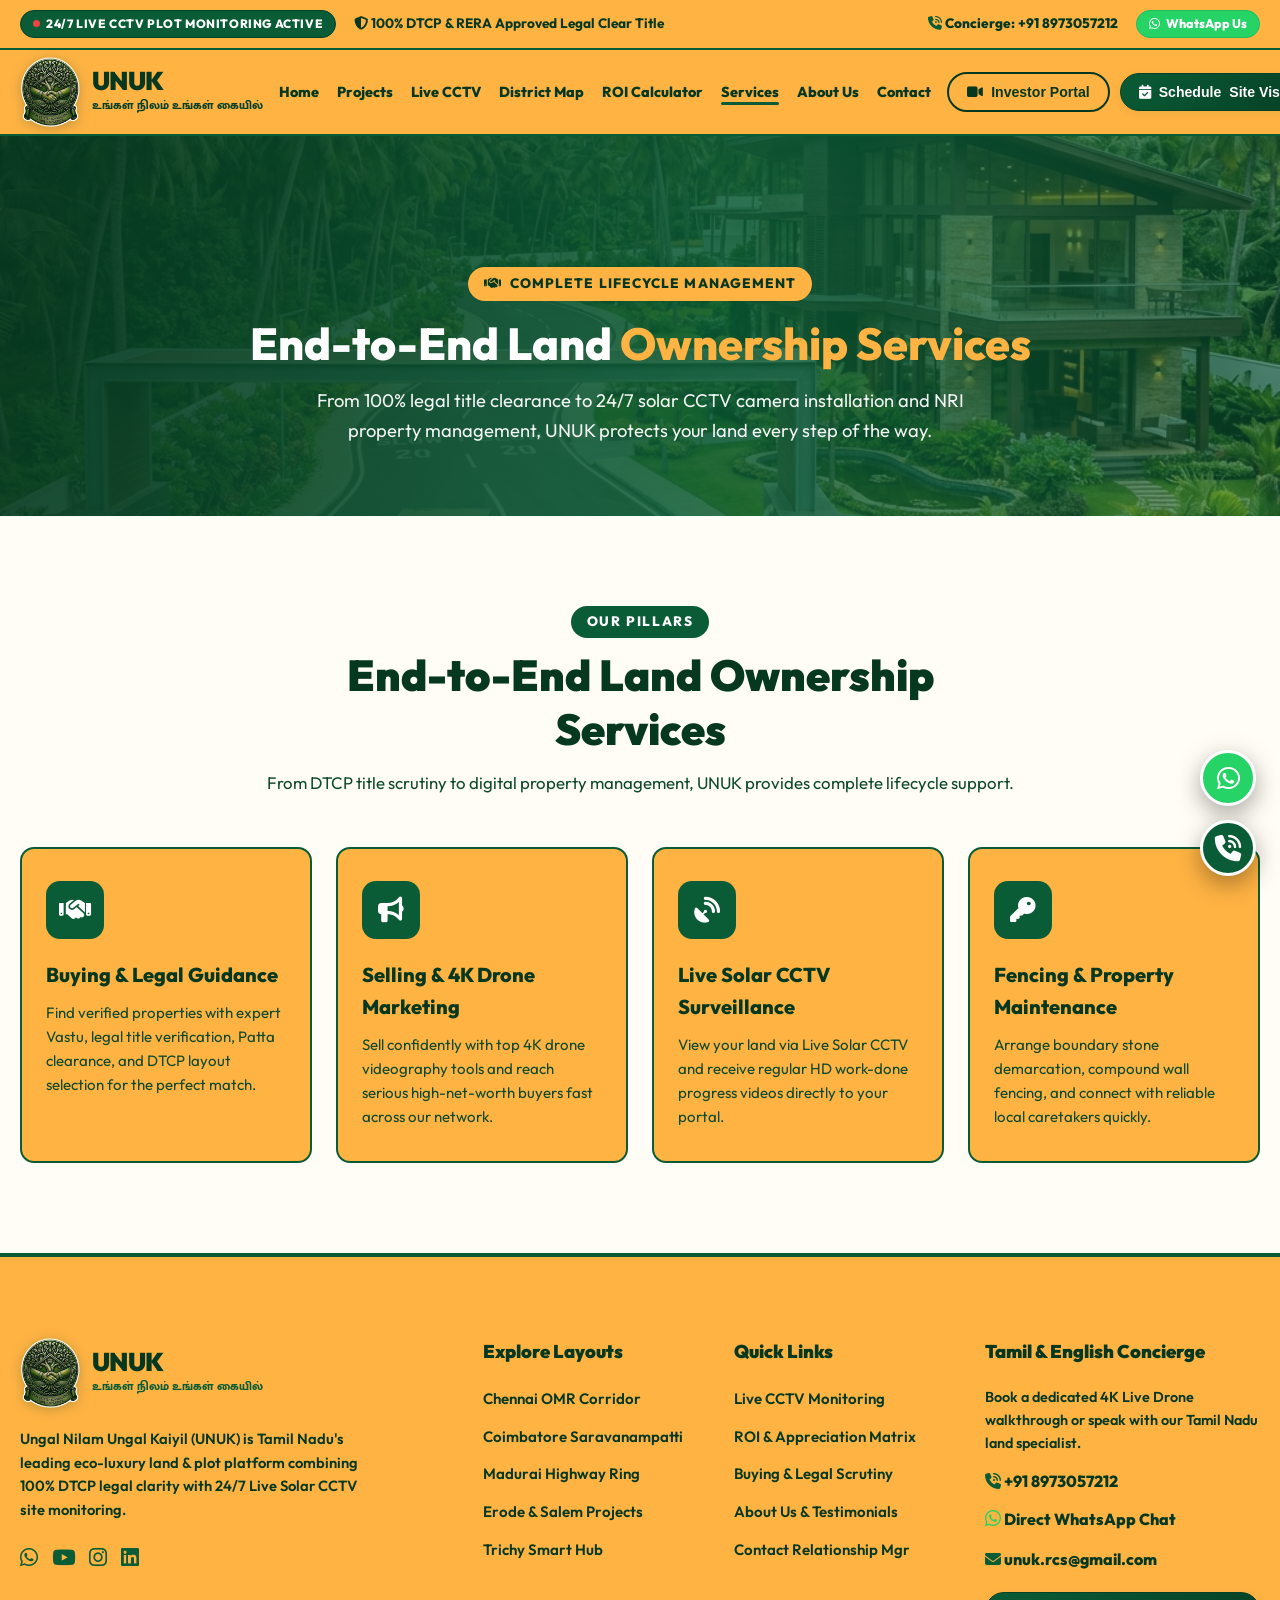
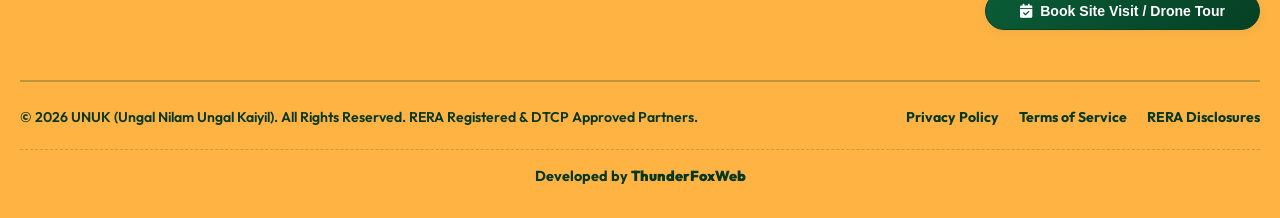
<file: services.html>
<!DOCTYPE html>
<html lang="en">
<head>
  <meta charset="UTF-8" />
  <meta name="viewport" content="width=device-width, initial-scale=1.0" />
  <title>End-to-End Land Ownership Services & Legal Scrutiny | UNUK</title>
  <meta name="description" content="Buying guidance, legal title verification, 4K drone marketing, live CCTV monitoring, and maintenance services for land plots in Tamil Nadu." />
  <link rel="canonical" href="https://unuk.co.in/services.html" />
  <link rel="icon" type="image/png" href="./assets/unuk-logo.png" />
  <link rel="apple-touch-icon" href="./assets/unuk-logo.png" />
  <link rel="stylesheet" href="./index.css" />
  <link rel="stylesheet" href="https://cdnjs.cloudflare.com/ajax/libs/font-awesome/6.5.1/css/all.min.css" />
</head>
<body>

  <!-- TOP ANNOUNCEMENT & CONCIERGE BAR -->
  <div class="top-bar">
    <div class="container top-bar-inner">
      <div class="top-bar-left">
        <span class="live-badge">
          <span class="live-dot"></span> 24/7 LIVE CCTV PLOT MONITORING ACTIVE
        </span>
        <span><i class="fa-solid fa-shield-halved" style="color: #063820;"></i> 100% DTCP & RERA Approved Legal Clear Title</span>
      </div>
      <div class="top-bar-right">
        <a href="tel:+918973057212" style="color: #063820; text-decoration: none; font-weight: 800;"><i class="fa-solid fa-phone-volume" style="color: #0A5C36;"></i> Concierge: +91 8973057212</a>
        <a href="https://wa.me/918973057212?text=Hello%20UNUK%2C%20I%20am%20interested%20in%20DTCP%20approved%20plots." target="_blank" class="top-wa-badge"><i class="fa-brands fa-whatsapp"></i> WhatsApp Us</a>
      </div>
    </div>
  </div>

  <!-- STICKY EXECUTIVE NAVBAR -->
  <header class="navbar" id="mainNavbar">
    <div class="container navbar-inner">
      <a href="index.html" class="brand-logo">
        <div class="logo-emblem-cutout">
          <img src="./assets/unuk-logo.png" alt="UNUK Real Estate Emblem" />
        </div>
        <div class="logo-text">
          <span class="logo-main">UNUK</span>
          <span class="logo-sub tamil-text">உங்கள் நிலம் உங்கள் கையில்</span>
        </div>
      </a>

      <ul class="nav-links">
        <li><a href="index.html" class="nav-link">Home</a></li>
        <li><a href="projects.html" class="nav-link">Projects</a></li>
        <li><a href="cctv-live.html" class="nav-link">Live CCTV</a></li>
        <li><a href="districts.html" class="nav-link">District Map</a></li>
        <li><a href="roi-calculator.html" class="nav-link">ROI Calculator</a></li>
        <li><a href="services.html" class="nav-link active">Services</a></li>
        <li><a href="about.html" class="nav-link">About Us</a></li>
        <li><a href="contact.html" class="nav-link">Contact</a></li>
      </ul>

      <div class="nav-actions">
        <button class="btn btn-outline open-portal-modal" id="cctvPortalBtn"><i class="fa-solid fa-video"></i> Investor Portal</button>
        <button class="btn btn-primary open-sitevisit-modal" id="scheduleVisitHeaderBtn"><i class="fa-solid fa-calendar-check"></i> <span class="hide-mobile">Schedule </span>Site Visit</button>
        <button class="mobile-toggle" id="mobileMenuOpen" aria-label="Open Mobile Menu">
          <i class="fa-solid fa-bars"></i>
        </button>
      </div>
    </div>
  </header>

  <!-- MOBILE NAVIGATION DRAWER -->
  <div class="mobile-drawer" id="mobileDrawer">
    <div style="display: flex; justify-content: space-between; align-items: center; border-bottom: 1px solid rgba(255,255,255,0.15); padding-bottom: 16px;">
      <span style="font-weight: 800; font-size: 1.3rem; color: var(--gold-light);">UNUK MENU</span>
      <button id="mobileMenuClose" style="background: none; border: none; color: #FFF; font-size: 1.5rem; cursor: pointer;">
        <i class="fa-solid fa-xmark"></i>
      </button>
    </div>
    <ul class="drawer-links">
      <li><a href="index.html" class="mobile-nav-link">Home</a></li>
      <li><a href="projects.html" class="mobile-nav-link">Featured Projects</a></li>
      <li><a href="cctv-live.html" class="mobile-nav-link">Live Land CCTV</a></li>
      <li><a href="districts.html" class="mobile-nav-link">District Explorer</a></li>
      <li><a href="roi-calculator.html" class="mobile-nav-link">ROI Calculator</a></li>
      <li><a href="services.html" class="mobile-nav-link">Our Services</a></li>
      <li><a href="about.html" class="mobile-nav-link">About Us</a></li>
      <li><a href="contact.html" class="mobile-nav-link">Concierge Contact</a></li>
    </ul>
    <div style="margin-top: 40px; display: flex; flex-direction: column; gap: 12px;">
      <button class="btn btn-gold open-sitevisit-modal" id="drawerScheduleBtn" style="width: 100%;">Schedule Site Visit</button>
      <button class="btn btn-outline open-portal-modal" id="drawerCctvBtn" style="width: 100%; border-color: #FFF; color: #FFF;">Investor Portal Login</button>
    </div>
  </div>

  <!-- HERO SECTION -->
  <section class="hero-section" style="background-image: url('./assets/unuk_layout_overview.png'); min-height: 380px; padding: 120px 0 60px;">
    <div class="hero-overlay"></div>
    <div class="container" style="text-align: center; position: relative; z-index: 2;">
      <div class="hero-tag" style="margin: 0 auto 16px;">
        <i class="fa-solid fa-handshake"></i> COMPLETE LIFECYCLE MANAGEMENT
      </div>
      <h1 class="hero-title" style="font-size: 2.8rem; line-height: 1.2;">
        End-to-End Land <span>Ownership Services</span>
      </h1>
      <p class="hero-desc" style="max-width: 720px; margin: 16px auto 0;">
        From 100% legal title clearance to 24/7 solar CCTV camera installation and NRI property management, UNUK protects your land every step of the way.
      </p>
    </div>
  </section>

  <!-- CORE SERVICES PILLARS -->
  <section class="section-pad" id="services">
    <div class="container">
      <div class="section-header">
        <span class="sub-title">Our Pillars</span>
        <h2 class="main-title">End-to-End Land Ownership Services</h2>
        <p class="main-desc">
          From DTCP title scrutiny to digital property management, UNUK provides complete lifecycle support.
        </p>
      </div>

      <div class="services-grid">
        <div class="service-card">
          <div class="service-icon"><i class="fa-solid fa-handshake"></i></div>
          <h3 class="service-title">Buying & Legal Guidance</h3>
          <p style="color: var(--text-muted); font-size: 0.94rem;">
            Find verified properties with expert Vastu, legal title verification, Patta clearance, and DTCP layout selection for the perfect match.
          </p>
        </div>

        <div class="service-card">
          <div class="service-icon"><i class="fa-solid fa-bullhorn"></i></div>
          <h3 class="service-title">Selling & 4K Drone Marketing</h3>
          <p style="color: var(--text-muted); font-size: 0.94rem;">
            Sell confidently with top 4K drone videography tools and reach serious high-net-worth buyers fast across our network.
          </p>
        </div>

        <div class="service-card">
          <div class="service-icon"><i class="fa-solid fa-satellite-dish"></i></div>
          <h3 class="service-title">Live Solar CCTV Surveillance</h3>
          <p style="color: var(--text-muted); font-size: 0.94rem;">
            View your land via Live Solar CCTV and receive regular HD work-done progress videos directly to your portal.
          </p>
        </div>

        <div class="service-card">
          <div class="service-icon"><i class="fa-solid fa-key"></i></div>
          <h3 class="service-title">Fencing & Property Maintenance</h3>
          <p style="color: var(--text-muted); font-size: 0.94rem;">
            Arrange boundary stone demarcation, compound wall fencing, and connect with reliable local caretakers quickly.
          </p>
        </div>
      </div>
    </div>
  </section>

  <!-- CASAGRAND-INSPIRED LUXURY FOOTER -->
  <footer class="luxury-footer" id="contact">
    <div class="container">
      <div class="footer-grid">
        <div class="footer-col">
          <div class="brand-logo" style="margin-bottom: 18px;">
            <div class="logo-emblem-cutout">
              <img src="./assets/unuk-logo.png" alt="UNUK Real Estate Emblem" />
            </div>
            <div class="logo-text">
              <span class="logo-main" style="color: #063820;">UNUK</span>
              <span class="logo-sub tamil-text" style="color: #0A5C36;">உங்கள் நிலம் உங்கள் கையில்</span>
            </div>
          </div>
          <p style="color: #063820; font-size: 0.92rem; margin-bottom: 20px; max-width: 340px; font-weight: 600;">
            Ungal Nilam Ungal Kaiyil (UNUK) is Tamil Nadu's leading eco-luxury land & plot platform combining 100% DTCP legal clarity with 24/7 Live Solar CCTV site monitoring.
          </p>
          <div style="display: flex; gap: 14px; font-size: 1.3rem;">
            <a href="https://wa.me/918973057212" style="color: #0A5C36;"><i class="fa-brands fa-whatsapp"></i></a>
            <a href="#" style="color: #0A5C36;"><i class="fa-brands fa-youtube"></i></a>
            <a href="#" style="color: #0A5C36;"><i class="fa-brands fa-instagram"></i></a>
            <a href="#" style="color: #0A5C36;"><i class="fa-brands fa-linkedin"></i></a>
          </div>
        </div>

        <div class="footer-col">
          <h4>Explore Layouts</h4>
          <ul class="footer-links">
            <li><a href="projects.html">Chennai OMR Corridor</a></li>
            <li><a href="projects.html">Coimbatore Saravanampatti</a></li>
            <li><a href="projects.html">Madurai Highway Ring</a></li>
            <li><a href="projects.html">Erode & Salem Projects</a></li>
            <li><a href="projects.html">Trichy Smart Hub</a></li>
          </ul>
        </div>

        <div class="footer-col">
          <h4>Quick Links</h4>
          <ul class="footer-links">
            <li><a href="cctv-live.html">Live CCTV Monitoring</a></li>
            <li><a href="roi-calculator.html">ROI & Appreciation Matrix</a></li>
            <li><a href="services.html">Buying & Legal Scrutiny</a></li>
            <li><a href="about.html">About Us & Testimonials</a></li>
            <li><a href="contact.html">Contact Relationship Mgr</a></li>
          </ul>
        </div>

        <div class="footer-col">
          <h4>Tamil & English Concierge</h4>
          <p style="color: #063820; font-size: 0.9rem; margin-bottom: 14px; font-weight: 600;">
            Book a dedicated 4K Live Drone walkthrough or speak with our Tamil Nadu land specialist.
          </p>
          <div style="margin-bottom: 12px; font-weight: 800; color: #063820;">
            <a href="tel:+918973057212" style="color: #063820; text-decoration: none;"><i class="fa-solid fa-phone-volume" style="color: #0A5C36;"></i> +91 8973057212</a>
          </div>
          <div style="margin-bottom: 14px; font-weight: 800; color: #063820;">
            <a href="https://wa.me/918973057212?text=Hello%20UNUK%2C%20I%20am%20interested%20in%20DTCP%20approved%20plots." target="_blank" style="color: #063820; text-decoration: none;"><i class="fa-brands fa-whatsapp" style="color: #25D366; font-size: 1.15rem;"></i> Direct WhatsApp Chat</a>
          </div>
          <div style="margin-bottom: 20px; font-weight: 800; color: #063820;">
            <a href="mailto:unuk.rcs@gmail.com" style="color: #063820; text-decoration: none;"><i class="fa-solid fa-envelope" style="color: #0A5C36;"></i> unuk.rcs@gmail.com</a>
          </div>
          <button class="btn btn-primary open-sitevisit-modal" style="width: 100%;">
            <i class="fa-solid fa-calendar-check"></i> Book Site Visit / Drone Tour
          </button>
        </div>
      </div>

      <div class="footer-bottom">
        <div>
          © 2026 UNUK (Ungal Nilam Ungal Kaiyil). All Rights Reserved. RERA Registered & DTCP Approved Partners.
        </div>
        <div style="display: flex; gap: 20px;">
          <a href="#" style="color: #063820; text-decoration: none;">Privacy Policy</a>
          <a href="#" style="color: #063820; text-decoration: none;">Terms of Service</a>
          <a href="#" style="color: #063820; text-decoration: none;">RERA Disclosures</a>
        </div>
      </div>

      <div style="text-align: center; font-size: 0.9rem; font-weight: 700; color: #063820; margin-top: 20px; padding-top: 15px; border-top: 1px dashed rgba(6, 56, 32, 0.2);">
        Developed by <a href="https://thunderfoxweb.co.in" target="_blank" style="color: #063820; text-decoration: none; font-weight: 900;">ThunderFoxWeb</a>
      </div>
    </div>
  </footer>

  <!-- MODALS -->
  <div class="modal-overlay" id="siteVisitModal">
    <div class="modal-card">
      <button class="modal-close closeModalBtn"><i class="fa-solid fa-xmark"></i></button>
      <h3 style="font-size: 1.5rem; font-weight: 800; color: var(--dark-900); margin-bottom: 6px;">
        Schedule VIP Site Visit / 4K Drone Tour
      </h3>
      <p style="color: var(--text-muted); font-size: 0.9rem; margin-bottom: 22px;">
        Our Tamil or English speaking concierge will arrange complimentary cab pickup or a live 4K drone streaming session.
      </p>

      <form id="scheduleForm">
        <div class="form-group">
          <label>Your Full Name *</label>
          <input type="text" placeholder="e.g. Senthil Nathan" required />
        </div>

        <div class="form-group">
          <label>Phone / WhatsApp Number *</label>
          <input type="tel" placeholder="+91 / +65 / +971 ..." required />
        </div>

        <div class="form-group">
          <label>Preferred Project Corridor</label>
          <select id="modalProjectSelect">
            <option>UNUK Royale Green Courtyard (Chennai)</option>
            <option>UNUK Kovai Emerald Valley (Coimbatore)</option>
            <option>UNUK Madurai Heritage Enclave (Madurai)</option>
            <option>UNUK Cauvery Riverside Enclave (Erode)</option>
            <option>UNUK Platinum ECR Beachside (Chennai)</option>
          </select>
        </div>

        <div class="form-group">
          <label>Tour Mode</label>
          <select>
            <option>Physical Site Visit (Complimentary Cab)</option>
            <option>Live 4K Drone Walkthrough (Video Call)</option>
          </select>
        </div>

        <button type="submit" class="btn btn-primary" style="width: 100%; margin-top: 10px;">
          <i class="fa-solid fa-check"></i> Confirm Appointment
        </button>
      </form>
    </div>
  </div>

  <div class="modal-overlay" id="cctvModal">
    <div class="modal-card" style="max-width: 680px;">
      <button class="modal-close closeModalBtn"><i class="fa-solid fa-xmark"></i></button>
      <div style="display: flex; justify-content: space-between; align-items: center; margin-bottom: 14px;">
        <h3 id="cctvModalTitle" style="font-size: 1.35rem; font-weight: 800; color: var(--dark-900);">
          Live CCTV Feed Preview
        </h3>
        <span class="live-badge"><span class="live-dot"></span> LIVE SITE STREAM</span>
      </div>
      <div style="border-radius: var(--radius-md); overflow: hidden; border: 2px solid var(--green-primary); aspect-ratio: 16/9; background: #000; position: relative;">
        <video id="cctvModalVideo" src="./assets/Videos/VID-20260320-WA0006.mp4" autoplay muted loop playsinline controls style="width: 100%; height: 100%; object-fit: cover;"></video>
        <div style="position: absolute; bottom: 12px; left: 12px; background: rgba(0,0,0,0.75); color: #FFF; padding: 4px 12px; border-radius: 6px; font-size: 0.8rem;">
          CAM 01: Perimeter Gate & Solar Light Post
        </div>
      </div>
      <p style="font-size: 0.88rem; color: var(--text-muted); margin-top: 14px;">
        Full multi-camera PTZ control is available to registered plot owners inside the Investor Portal.
      </p>
      <div style="display: flex; gap: 12px; margin-top: 20px;">
        <button class="btn btn-gold open-sitevisit-modal" style="flex: 1;">Schedule Visit to Site</button>
        <button class="btn btn-primary closeModalBtn" style="flex: 1;">Close Stream</button>
      </div>
    </div>
  </div>

  <!-- STICKY FLOATING WHATSAPP & CALL INTEGRATION WIDGET -->
  <div class="floating-contact-widget">
    <a href="https://wa.me/918973057212?text=Hello%20UNUK%2C%20I%20am%20interested%20in%20your%20DTCP%20approved%20plots." target="_blank" class="float-btn float-wa" title="Chat on WhatsApp" aria-label="WhatsApp Chat">
      <i class="fa-brands fa-whatsapp"></i>
    </a>
    <a href="tel:+918973057212" class="float-btn float-call" title="Call Concierge" aria-label="Call Specialist">
      <i class="fa-solid fa-phone-volume"></i>
    </a>
  </div>

  <script src="./app.js"></script>
</body>
</html>
</file>
<file: index.css>
@import url('https://fonts.googleapis.com/css2?family=Mukta+Malar:wght@400;600;700&family=Outfit:wght@300;400;500;600;700;800&family=Plus+Jakarta+Sans:wght@400;500;600;700&display=swap');

:root {
  /* Theme Color: #0A5C36 (Deep Executive Emerald Green) */
  --green-primary: #0A5C36;
  --green-dark: #064025;
  --green-light: #16824E;
  --green-subtle: #DCFCE7;
  --green-glow: rgba(10, 92, 54, 0.35);
  
  /* Yellow Theme: User requested exact code #FFB343 */
  --yellow-primary: #FFB343;
  --bg-page: #FFFDF5;
  --bg-header: #FFB343;
  --bg-footer: #FFB343;
  --bg-card: #FFB343;
  --bg-card-hover: #FFA323;
  --bg-yellow-light: #FFDFB0;
  --bg-yellow-medium: #FFC66B;
  
  --dark-900: #063820;
  --dark-800: #0A5C36;
  --dark-700: #136F43;
  --dark-600: #1E8050;

  --text-main: #063820;
  --text-muted: #0D492B;
  --text-light: #F2FAF6;
  
  --border-subtle: #FFB343;
  --border-green: rgba(10, 92, 54, 0.45);
  --border-yellow: #0A5C36;

  --shadow-sm: 0 2px 8px rgba(10, 92, 54, 0.08);
  --shadow-md: 0 8px 24px rgba(10, 92, 54, 0.12);
  --shadow-lg: 0 16px 40px rgba(10, 92, 54, 0.18);
  --shadow-green: 0 8px 25px rgba(10, 92, 54, 0.3);
  
  --radius-sm: 8px;
  --radius-md: 14px;
  --radius-lg: 20px;
  --radius-full: 9999px;

  --transition: all 0.3s cubic-bezier(0.4, 0, 0.2, 1);
}

* {
  box-sizing: border-box;
  margin: 0;
  padding: 0;
}

html {
  scroll-behavior: smooth;
  font-size: 16px;
}

body {
  font-family: 'Outfit', 'Plus Jakarta Sans', -apple-system, BlinkMacSystemFont, sans-serif;
  background-color: var(--bg-page);
  color: var(--text-main);
  line-height: 1.6;
  overflow-x: hidden;
}

/* Tamil Script Class */
.tamil-text {
  font-family: 'Mukta Malar', 'Outfit', sans-serif;
  font-weight: 600;
  letter-spacing: 0.01em;
}

/* Utility Containers */
.container {
  width: 100%;
  max-width: 1320px;
  margin: 0 auto;
  padding: 0 20px;
}

/* Top Concierge Banner - #FFB343 Yellow BG */
.top-bar {
  background: #FFB343;
  color: #063820;
  font-size: 0.85rem;
  font-weight: 700;
  border-bottom: 2px solid var(--green-primary);
  padding: 10px 0;
  position: relative;
  z-index: 100;
}

.top-bar-inner {
  display: flex;
  justify-content: space-between;
  align-items: center;
  flex-wrap: wrap;
  gap: 12px;
}

.top-bar-left, .top-bar-right {
  display: flex;
  align-items: center;
  gap: 18px;
  flex-wrap: wrap;
}

.top-wa-badge {
  display: inline-flex;
  align-items: center;
  gap: 6px;
  background: #25D366;
  color: #FFFFFF;
  padding: 3px 12px;
  border-radius: var(--radius-full);
  font-weight: 800;
  font-size: 0.78rem;
  text-decoration: none;
  border: 1px solid #1EBE5D;
}
.top-wa-badge:hover {
  background: #1EBE5D;
  color: #FFFFFF;
}

.live-badge {
  display: inline-flex;
  align-items: center;
  gap: 6px;
  background: #0A5C36;
  color: #FFFFFF;
  border: 1px solid #064025;
  padding: 3px 12px;
  border-radius: var(--radius-full);
  font-weight: 800;
  font-size: 0.75rem;
  letter-spacing: 0.05em;
}

.live-dot {
  width: 7px;
  height: 7px;
  background-color: #EF4444;
  border-radius: 50%;
  animation: pulse-red 1.5s infinite;
}

@keyframes pulse-red {
  0% { transform: scale(0.95); box-shadow: 0 0 0 0 rgba(239, 68, 68, 0.7); }
  70% { transform: scale(1); box-shadow: 0 0 0 6px rgba(239, 68, 68, 0); }
  100% { transform: scale(0.95); box-shadow: 0 0 0 0 rgba(239, 68, 68, 0); }
}

.lang-toggle {
  background: var(--green-primary);
  border: 1px solid var(--green-dark);
  color: #FFFFFF;
  padding: 4px 12px;
  border-radius: 6px;
  cursor: pointer;
  font-size: 0.78rem;
  font-weight: 700;
  transition: var(--transition);
}
.lang-toggle:hover {
  background: var(--green-dark);
}

/* Header Navigation - #FFB343 Yellow BG with NO OVERLAY */
.navbar {
  background: #FFB343;
  border-bottom: 2px solid var(--green-primary);
  position: sticky;
  top: 0;
  z-index: 1000;
  transition: var(--transition);
}

.navbar.scrolled {
  box-shadow: var(--shadow-md);
  background: #FFB343;
}

.navbar-inner {
  display: flex;
  justify-content: space-between;
  align-items: center;
  height: 84px;
  gap: 16px;
}

.brand-logo {
  display: flex;
  align-items: center;
  gap: 12px;
  text-decoration: none;
  flex-shrink: 0;
}

.logo-icon {
  width: 44px;
  height: 44px;
  background: linear-gradient(135deg, var(--green-primary), var(--green-dark));
  border: 2px solid #063820;
  border-radius: 10px;
  display: flex;
  align-items: center;
  justify-content: center;
  color: #FFFFFF;
  font-weight: 900;
  font-size: 1.35rem;
  box-shadow: var(--shadow-sm);
}

.logo-text {
  display: flex;
  flex-direction: column;
}

.logo-main {
  font-size: 1.6rem;
  font-weight: 900;
  color: var(--dark-900);
  letter-spacing: -0.02em;
  line-height: 1;
}

.logo-sub {
  font-size: 0.78rem;
  color: var(--green-dark);
  font-weight: 800;
  margin-top: 2px;
}

.nav-links {
  display: flex;
  align-items: center;
  gap: 18px;
  list-style: none;
  flex-wrap: nowrap;
}

.nav-link {
  text-decoration: none;
  color: var(--text-main);
  font-weight: 800;
  font-size: 0.90rem;
  transition: var(--transition);
  position: relative;
  padding: 4px 0;
  white-space: nowrap;
}

.nav-link::after {
  content: '';
  position: absolute;
  bottom: 0;
  left: 0;
  width: 0%;
  height: 3px;
  background: var(--green-primary);
  border-radius: 2px;
  transition: var(--transition);
}

.nav-link:hover {
  color: var(--green-primary);
}

.nav-link:hover::after, .nav-link.active::after {
  width: 100%;
}

.nav-actions {
  display: flex;
  align-items: center;
  gap: 10px;
  flex-shrink: 0;
}

/* Buttons - #0A5C36 Executive Theme */
.btn {
  display: inline-flex;
  align-items: center;
  justify-content: center;
  gap: 8px;
  padding: 10px 18px;
  border-radius: var(--radius-full);
  font-weight: 800;
  font-size: 0.88rem;
  cursor: pointer;
  transition: var(--transition);
  text-decoration: none;
  border: none;
  white-space: nowrap;
}

.btn-primary {
  background: linear-gradient(135deg, var(--green-primary), var(--green-dark));
  color: #FFFFFF;
  border: 1px solid var(--green-dark);
  box-shadow: var(--shadow-sm);
}
.btn-primary:hover {
  transform: translateY(-2px);
  background: linear-gradient(135deg, var(--green-light), var(--green-primary));
  box-shadow: var(--shadow-green);
  color: #FFFFFF;
}

.btn-gold {
  background: #FFB343;
  color: #063820;
  font-weight: 800;
  border: 2px solid #0A5C36;
  box-shadow: var(--shadow-sm);
}
.btn-gold:hover {
  transform: translateY(-2px);
  background: #0A5C36;
  color: #FFFFFF;
  box-shadow: var(--shadow-green);
}

.btn-outline {
  background: transparent;
  color: var(--dark-900);
  border: 2px solid var(--dark-900);
  font-weight: 800;
}
.btn-outline:hover {
  background: var(--dark-900);
  color: #FFFBEB;
}

/* Mobile Menu Button */
.mobile-toggle {
  display: none;
  background: none;
  border: none;
  font-size: 1.6rem;
  color: var(--dark-900);
  cursor: pointer;
}

/* Hero Section */
.hero-section {
  position: relative;
  min-height: 82vh;
  display: flex;
  align-items: center;
  background-size: cover;
  background-position: center;
  color: #FFFFFF;
  overflow: hidden;
}

.hero-overlay {
  position: absolute;
  inset: 0;
  background: linear-gradient(105deg, rgba(6, 56, 32, 0.93) 0%, rgba(10, 92, 54, 0.85) 55%, rgba(10, 92, 54, 0.55) 100%);
}

.hero-content {
  position: relative;
  z-index: 10;
  max-width: 760px;
  padding: 60px 0;
}

.hero-tag {
  display: inline-flex;
  align-items: center;
  gap: 8px;
  background: #FFB343;
  color: #063820;
  padding: 6px 16px;
  border-radius: var(--radius-full);
  font-size: 0.85rem;
  font-weight: 800;
  text-transform: uppercase;
  letter-spacing: 0.08em;
  margin-bottom: 20px;
  box-shadow: var(--shadow-sm);
}

.hero-title {
  font-size: clamp(2.4rem, 4.5vw, 3.8rem);
  font-weight: 800;
  line-height: 1.15;
  margin-bottom: 14px;
}

.hero-title span {
  color: #FFB343;
}

.hero-tamil {
  font-size: clamp(1.4rem, 2.5vw, 2rem);
  color: #FFB343;
  margin-bottom: 20px;
  display: block;
}

.hero-desc {
  font-size: 1.15rem;
  color: rgba(255, 255, 255, 0.94);
  margin-bottom: 34px;
  max-width: 660px;
}

.hero-ctas {
  display: flex;
  flex-wrap: wrap;
  gap: 16px;
  margin-bottom: 40px;
}

/* Property Finder Box - PERFECTLY ALIGNED #FFB343 Yellow Box */
.property-search-section {
  background: var(--bg-page);
  padding: 24px 0;
  border-bottom: 2px solid var(--green-primary);
}

.property-search-card {
  background: var(--bg-card);
  border-radius: var(--radius-lg);
  box-shadow: var(--shadow-md);
  padding: 28px 32px;
  border: 3px solid var(--green-primary);
}

.search-grid {
  display: grid;
  grid-template-columns: repeat(auto-fit, minmax(220px, 1fr));
  gap: 20px;
  align-items: end;
}

.search-field {
  display: flex;
  flex-direction: column;
  gap: 8px;
}

.search-field label {
  font-size: 0.84rem;
  font-weight: 900;
  color: var(--dark-900);
  text-transform: uppercase;
  letter-spacing: 0.04em;
}

.search-field select, .search-field input {
  padding: 13px 14px;
  border: 2px solid var(--green-primary);
  border-radius: var(--radius-sm);
  font-family: inherit;
  font-size: 0.95rem;
  color: var(--text-main);
  background: #FFFFFF;
  outline: none;
  font-weight: 700;
  transition: var(--transition);
  width: 100%;
}

.search-field select:focus, .search-field input:focus {
  border-color: var(--green-primary);
  box-shadow: 0 0 0 3px rgba(10, 92, 54, 0.2);
}

/* Stats Bar */
.stats-bar {
  background: var(--green-primary);
  color: #FFFFFF;
  padding: 44px 0;
  border-top: 2px solid var(--dark-900);
  border-bottom: 2px solid var(--dark-900);
}

.stats-grid {
  display: grid;
  grid-template-columns: repeat(4, 1fr);
  gap: 24px;
  text-align: center;
}

.stat-item {
  padding: 10px;
}

.stat-number {
  font-size: 2.7rem;
  font-weight: 900;
  color: #FFB343;
  line-height: 1;
  margin-bottom: 8px;
}

.stat-label {
  font-size: 0.98rem;
  font-weight: 700;
  color: #FFFFFF;
}

/* Section Headings */
.section-pad {
  padding: 90px 0;
}

.section-header {
  text-align: center;
  max-width: 760px;
  margin: 0 auto 50px auto;
}

.sub-title {
  display: inline-block;
  color: #FFFFFF;
  font-size: 0.85rem;
  font-weight: 800;
  text-transform: uppercase;
  letter-spacing: 0.12em;
  margin-bottom: 10px;
  background: var(--green-primary);
  padding: 5px 16px;
  border-radius: var(--radius-full);
}

.main-title {
  font-size: clamp(2rem, 3.5vw, 2.7rem);
  font-weight: 900;
  color: var(--dark-900);
  line-height: 1.25;
  margin-bottom: 14px;
}

.main-desc {
  font-size: 1.05rem;
  color: var(--text-muted);
}

/* Filter Tabs */
.filter-tabs {
  display: flex;
  justify-content: center;
  flex-wrap: wrap;
  gap: 10px;
  margin-bottom: 42px;
}

.tab-btn {
  background: var(--bg-card);
  border: 2px solid var(--green-primary);
  padding: 10px 24px;
  border-radius: var(--radius-full);
  font-weight: 700;
  font-size: 0.92rem;
  cursor: pointer;
  transition: var(--transition);
  color: var(--text-main);
}

.tab-btn.active, .tab-btn:hover {
  background: var(--green-primary);
  color: #FFFFFF;
  border-color: var(--green-dark);
  box-shadow: var(--shadow-sm);
}

/* FIXED EXACT CROPPED VIDEO BOXES FOR ALL CARDS */
.projects-grid {
  display: grid;
  grid-template-columns: repeat(3, 1fr);
  gap: 30px;
  align-items: stretch;
}

/* PROJECT CARD - #FFB343 Yellow BG Box Content */
.project-card {
  background: var(--bg-card);
  border-radius: var(--radius-md);
  overflow: hidden;
  box-shadow: var(--shadow-sm);
  border: 2px solid var(--green-primary);
  transition: var(--transition);
  display: flex;
  flex-direction: column;
  height: 100%;
}

.project-card:hover {
  transform: translateY(-6px);
  box-shadow: var(--shadow-lg);
  border-color: var(--green-dark);
  background: var(--bg-card-hover);
}

/* EXACT 240px CROPPED CONTAINER FOR PROJECT VIDEOS / IMAGES */
.project-media {
  position: relative;
  width: 100%;
  height: 240px;
  min-height: 240px;
  max-height: 240px;
  overflow: hidden;
  background: #000000;
  display: flex;
  align-items: center;
  justify-content: center;
  flex-shrink: 0;
}

.project-media video, .project-media img {
  width: 100% !important;
  height: 240px !important;
  max-height: 240px !important;
  object-fit: cover !important;
  object-position: center !important;
  display: block;
}

.cctv-live-tag {
  position: absolute;
  top: 14px;
  left: 14px;
  background: rgba(6, 56, 32, 0.94);
  color: #FFFFFF;
  padding: 5px 12px;
  border-radius: var(--radius-full);
  font-size: 0.75rem;
  font-weight: 700;
  display: flex;
  align-items: center;
  gap: 6px;
  border: 1px solid #16824E;
  z-index: 5;
}

.status-badge {
  position: absolute;
  top: 14px;
  right: 14px;
  background: var(--green-primary);
  color: #FFFFFF;
  font-weight: 800;
  font-size: 0.72rem;
  padding: 4px 10px;
  border-radius: 6px;
  text-transform: uppercase;
  z-index: 5;
}

.project-body {
  padding: 24px;
  flex-grow: 1;
  display: flex;
  flex-direction: column;
}

.project-location {
  font-size: 0.82rem;
  font-weight: 800;
  color: var(--green-dark);
  text-transform: uppercase;
  letter-spacing: 0.05em;
  margin-bottom: 6px;
}

.project-title {
  font-size: 1.35rem;
  font-weight: 800;
  color: var(--dark-900);
  margin-bottom: 10px;
}

.project-specs {
  display: flex;
  flex-wrap: wrap;
  gap: 12px;
  margin: 14px 0;
  padding: 12px 0;
  border-top: 1px solid rgba(10, 92, 54, 0.3);
  border-bottom: 1px solid rgba(10, 92, 54, 0.3);
}

.spec-item {
  font-size: 0.85rem;
  color: var(--text-main);
  font-weight: 600;
  display: flex;
  align-items: center;
  gap: 6px;
}

.project-footer {
  display: flex;
  justify-content: space-between;
  align-items: center;
  margin-top: auto;
  padding-top: 16px;
}

.project-price {
  font-size: 1.3rem;
  font-weight: 800;
  color: var(--dark-900);
}

.project-price span {
  font-size: 0.78rem;
  color: var(--text-muted);
  font-weight: 600;
}

/* Video Gallery Grid Section - FIXED CROPPING AND ALIGNMENT */
.video-gallery-section {
  background: #FFFDF5;
  border-top: 2px solid var(--green-primary);
  border-bottom: 2px solid var(--green-primary);
}

.video-grid {
  display: grid;
  grid-template-columns: repeat(3, 1fr);
  gap: 26px;
  align-items: stretch;
}

/* VIDEO CARD #FFB343 YELLOW BG BOX CONTENT */
.video-card {
  background: var(--bg-card);
  border-radius: var(--radius-md);
  overflow: hidden;
  box-shadow: var(--shadow-sm);
  border: 2px solid var(--green-primary);
  display: flex;
  flex-direction: column;
  height: 100%;
}

.video-card:hover {
  border-color: var(--green-dark);
  box-shadow: var(--shadow-md);
  background: var(--bg-card-hover);
}

/* EXACT 240px CROPPED WRAPPER FOR ALL VIDEO CARDS */
.video-player-wrapper {
  position: relative;
  width: 100%;
  height: 240px;
  min-height: 240px;
  max-height: 240px;
  overflow: hidden;
  background: #000000;
  display: flex;
  align-items: center;
  justify-content: center;
  flex-shrink: 0;
}

.video-player-wrapper video {
  width: 100% !important;
  height: 240px !important;
  max-height: 240px !important;
  object-fit: cover !important;
  object-position: center !important;
  display: block;
}

.video-card-body {
  padding: 20px;
  flex-grow: 1;
  display: flex;
  flex-direction: column;
}

.video-card-title {
  font-size: 1.15rem;
  font-weight: 800;
  color: var(--dark-900);
  margin-bottom: 8px;
}

/* Live CCTV & Work Progress Showcase Section */
.cctv-section {
  background: var(--green-primary);
  color: #FFFFFF;
  position: relative;
  overflow: hidden;
  border-top: 3px solid var(--dark-900);
  border-bottom: 3px solid var(--dark-900);
}

.cctv-container {
  display: grid;
  grid-template-columns: 1.1fr 0.9fr;
  gap: 50px;
  align-items: center;
}

.cctv-player-box {
  background: #000000;
  border-radius: var(--radius-lg);
  overflow: hidden;
  border: 2px solid #FFB343;
  box-shadow: 0 20px 50px rgba(0, 0, 0, 0.4);
  position: relative;
}

.cctv-video-frame {
  position: relative;
  width: 100%;
  height: 380px;
  overflow: hidden;
}

.cctv-video-frame video, .cctv-video-frame img {
  width: 100%;
  height: 100%;
  object-fit: cover;
}

.cctv-overlay-top {
  position: absolute;
  top: 16px;
  left: 16px;
  right: 16px;
  display: flex;
  justify-content: space-between;
  align-items: center;
  z-index: 10;
}

.cctv-rec {
  background: rgba(0, 0, 0, 0.8);
  color: #EF4444;
  padding: 4px 12px;
  border-radius: 6px;
  font-weight: 700;
  font-size: 0.8rem;
  display: flex;
  align-items: center;
  gap: 8px;
  border: 1px solid rgba(239, 68, 68, 0.4);
}

.cctv-timestamp {
  background: rgba(0, 0, 0, 0.8);
  color: #FFB343;
  font-family: monospace;
  font-size: 0.85rem;
  padding: 4px 10px;
  border-radius: 6px;
}

.cctv-camera-selector {
  display: flex;
  background: var(--dark-900);
  padding: 10px;
  gap: 10px;
}

.cam-btn {
  flex: 1;
  background: rgba(255, 255, 255, 0.15);
  border: 1.5px solid #FFB343;
  color: #FFFFFF;
  padding: 10px;
  border-radius: 8px;
  font-size: 0.85rem;
  font-weight: 800;
  cursor: pointer;
  transition: var(--transition);
  text-align: center;
}

.cam-btn.active, .cam-btn:hover {
  background: #FFB343;
  border-color: #FFB343;
  color: #063820;
  font-weight: 900;
}

/* District Land Explorer - #FFB343 Yellow Card Box Background */
.district-grid {
  display: grid;
  grid-template-columns: repeat(4, 1fr);
  gap: 20px;
}

.district-card {
  background: var(--bg-card);
  border: 2px solid var(--green-primary);
  border-radius: var(--radius-md);
  padding: 24px;
  transition: var(--transition);
  cursor: pointer;
}

.district-card:hover {
  border-color: var(--green-dark);
  box-shadow: var(--shadow-md);
  background: var(--bg-card-hover);
  transform: translateY(-4px);
}

.district-name {
  font-size: 1.25rem;
  font-weight: 800;
  color: var(--dark-900);
  margin-bottom: 6px;
}

.district-tamil {
  font-size: 0.9rem;
  color: var(--green-dark);
  font-weight: 700;
  margin-bottom: 12px;
}

.district-stats {
  display: flex;
  justify-content: space-between;
  font-size: 0.85rem;
  color: var(--text-main);
  font-weight: 600;
  border-top: 1px solid rgba(10, 92, 54, 0.3);
  padding-top: 10px;
}

/* ROI Land Appreciation Matrix Calculator - 100% READABLE TEXT ON #FFB343 */
.roi-card {
  background: var(--bg-card);
  border-radius: var(--radius-lg);
  padding: 48px;
  color: #063820;
  border: 3px solid var(--green-primary);
  box-shadow: var(--shadow-lg);
  display: grid;
  grid-template-columns: 1fr 1fr;
  gap: 40px;
  align-items: center;
}

.slider-group {
  margin-bottom: 24px;
}

.slider-header {
  display: flex;
  justify-content: space-between;
  font-weight: 900;
  margin-bottom: 10px;
  color: #063820;
}

.calc-slider {
  width: 100%;
  height: 10px;
  border-radius: 5px;
  background: rgba(6, 56, 32, 0.25);
  accent-color: #0A5C36;
  cursor: pointer;
}

.roi-result-box {
  background: #FFFFFF;
  border: 3px solid var(--green-primary);
  border-radius: var(--radius-md);
  padding: 30px;
  text-align: center;
}

.roi-number {
  font-size: 3rem;
  font-weight: 900;
  color: var(--green-primary);
  line-height: 1.1;
  margin: 12px 0;
}

/* Core Services Pillars - #FFB343 Yellow Card Box Background */
.services-grid {
  display: grid;
  grid-template-columns: repeat(4, 1fr);
  gap: 24px;
}

.service-card {
  background: var(--bg-card);
  border: 2px solid var(--green-primary);
  border-radius: var(--radius-md);
  padding: 32px 24px;
  transition: var(--transition);
}

.service-card:hover {
  border-color: var(--green-dark);
  box-shadow: var(--shadow-md);
  background: var(--bg-card-hover);
  transform: translateY(-5px);
}

.service-icon {
  width: 58px;
  height: 58px;
  border-radius: 14px;
  background: var(--green-primary);
  color: #FFFFFF;
  display: flex;
  align-items: center;
  justify-content: center;
  font-size: 1.6rem;
  margin-bottom: 20px;
}

.service-title {
  font-size: 1.25rem;
  font-weight: 800;
  color: var(--dark-900);
  margin-bottom: 10px;
}

/* Customer Video Walkthrough Testimonials - #FFB343 Yellow Card Box */
.testimonials-grid {
  display: grid;
  grid-template-columns: repeat(3, 1fr);
  gap: 28px;
}

.review-card {
  background: var(--bg-card);
  border-radius: var(--radius-md);
  padding: 28px;
  border: 2px solid var(--green-primary);
  box-shadow: var(--shadow-sm);
  display: flex;
  flex-direction: column;
  gap: 16px;
}

.review-stars {
  color: var(--green-primary);
  font-size: 1.1rem;
}

.review-text {
  font-size: 0.98rem;
  color: var(--text-main);
  font-style: italic;
  font-weight: 500;
}

.review-author {
  display: flex;
  align-items: center;
  gap: 12px;
  margin-top: auto;
  border-top: 1px solid rgba(10, 92, 54, 0.3);
  padding-top: 14px;
}

.author-avatar {
  width: 44px;
  height: 44px;
  border-radius: 50%;
  background: var(--green-primary);
  color: #FFFFFF;
  display: flex;
  align-items: center;
  justify-content: center;
  font-weight: 800;
}

/* Bottom Footer - EXACT USER YELLOW CODE #FFB343 */
.luxury-footer {
  background: #FFB343;
  color: #063820;
  padding: 80px 0 30px 0;
  border-top: 4px solid var(--green-primary);
}

.footer-grid {
  display: grid;
  grid-template-columns: 2fr 1fr 1fr 1.3fr;
  gap: 40px;
  margin-bottom: 50px;
}

.footer-col h4 {
  color: var(--dark-900);
  font-size: 1.15rem;
  font-weight: 900;
  margin-bottom: 20px;
  position: relative;
}

.footer-links {
  list-style: none;
  display: flex;
  flex-direction: column;
  gap: 12px;
}

.footer-links a {
  color: #063820;
  text-decoration: none;
  font-weight: 600;
  transition: var(--transition);
  font-size: 0.94rem;
}

.footer-links a:hover {
  color: #FFFFFF;
  padding-left: 4px;
}

.footer-bottom {
  border-top: 2px solid rgba(6, 56, 32, 0.25);
  padding-top: 24px;
  display: flex;
  justify-content: space-between;
  align-items: center;
  flex-wrap: wrap;
  gap: 16px;
  font-size: 0.88rem;
  font-weight: 600;
  color: #063820;
}

.footer-bottom a {
  color: #063820;
  text-decoration: none;
  font-weight: 700;
}
.footer-bottom a:hover {
  color: #FFFFFF;
}

/* Full UNUK Emblem & Ribbon Badge Logo */
.logo-emblem-cutout {
  width: 60px;
  height: auto;
  display: flex;
  align-items: center;
  justify-content: center;
  flex-shrink: 0;
  filter: drop-shadow(0 2px 6px rgba(6, 56, 32, 0.25));
}

.logo-emblem-cutout img {
  width: 100%;
  height: auto;
  object-fit: contain;
  display: block;
}

/* Sticky Floating WhatsApp & Call Integration Widget (Icons Only) */
.floating-contact-widget {
  position: fixed;
  bottom: 24px;
  right: 24px;
  display: flex;
  flex-direction: column;
  gap: 14px;
  z-index: 99990;
}

.float-btn {
  display: flex;
  align-items: center;
  justify-content: center;
  width: 56px;
  height: 56px;
  border-radius: 50%;
  text-decoration: none;
  box-shadow: 0 8px 24px rgba(0, 0, 0, 0.35);
  transition: var(--transition);
  color: #FFFFFF;
  font-size: 1.65rem;
}

.float-btn:hover {
  transform: translateY(-4px) scale(1.08);
  box-shadow: 0 12px 28px rgba(0, 0, 0, 0.45);
}

.float-wa {
  background: #25D366;
  border: 3px solid #FFFFFF;
}

.float-call {
  background: #0A5C36;
  border: 3px solid #FFFFFF;
}

/* Modal Popup */
.modal-overlay {
  position: fixed;
  inset: 0;
  background: rgba(6, 56, 32, 0.82);
  backdrop-filter: blur(8px);
  display: flex;
  align-items: center;
  justify-content: center;
  z-index: 9999;
  opacity: 0;
  pointer-events: none;
  transition: var(--transition);
  padding: 20px;
}

.modal-overlay.active {
  opacity: 1;
  pointer-events: auto;
}

.modal-card {
  background: var(--bg-card);
  border-radius: var(--radius-lg);
  max-width: 520px;
  width: 100%;
  padding: 34px;
  box-shadow: var(--shadow-lg);
  position: relative;
  border: 3px solid var(--green-primary);
}

.modal-close {
  position: absolute;
  top: 18px;
  right: 18px;
  background: none;
  border: none;
  font-size: 1.5rem;
  cursor: pointer;
  color: var(--text-main);
}

.form-group {
  margin-bottom: 18px;
  display: flex;
  flex-direction: column;
  gap: 6px;
}

.form-group label {
  font-size: 0.85rem;
  font-weight: 800;
  color: var(--dark-900);
}

.form-group input, .form-group select, .form-group textarea {
  padding: 12px 14px;
  border: 1px solid var(--green-primary);
  border-radius: var(--radius-sm);
  font-family: inherit;
  font-size: 0.95rem;
  background: #FFFFFF;
}

/* Responsive Breakpoints */
@media (max-width: 1180px) {
  .nav-links {
    display: none;
  }
  .mobile-toggle {
    display: block;
  }
}

@media (max-width: 1024px) {
  .search-grid {
    grid-template-columns: repeat(2, 1fr);
  }
  .projects-grid, .video-grid, .testimonials-grid {
    grid-template-columns: repeat(2, 1fr);
  }
  .district-grid, .services-grid {
    grid-template-columns: repeat(2, 1fr);
  }
  .cctv-container, .roi-card {
    grid-template-columns: 1fr;
  }
  .footer-grid {
    grid-template-columns: 1fr 1fr;
  }
}

@media (max-width: 768px) {
  html, body {
    overflow-x: hidden !important;
    width: 100% !important;
  }
  .hide-mobile {
    display: none !important;
  }
  .top-bar {
    padding: 8px 0;
  }
  .top-bar-inner {
    flex-direction: column;
    justify-content: center;
    align-items: center;
    text-align: center;
    gap: 8px;
  }
  .top-bar-left, .top-bar-right {
    justify-content: center;
    gap: 12px;
    width: 100%;
    font-size: 0.76rem;
  }
  .navbar-inner {
    height: 72px;
    padding: 0 10px;
    gap: 8px;
  }
  .brand-logo {
    gap: 8px;
  }
  .logo-emblem-cutout {
    width: 44px;
  }
  .logo-main {
    font-size: 1.15rem;
  }
  .logo-sub {
    font-size: 0.62rem;
  }
  .nav-actions {
    gap: 6px;
  }
  .nav-actions .btn-outline {
    display: none;
  }
  .nav-actions .btn-primary {
    padding: 6px 10px;
    font-size: 0.78rem;
    white-space: nowrap;
  }
  .mobile-toggle {
    font-size: 1.4rem;
    padding: 4px;
  }
  .stats-grid {
    grid-template-columns: repeat(2, 1fr);
  }
  .search-grid {
    grid-template-columns: 1fr;
  }
  .hero-content {
    padding: 30px 0;
  }
  .projects-grid, .video-grid, .testimonials-grid, .district-grid, .services-grid {
    grid-template-columns: 1fr;
  }
  .footer-grid {
    grid-template-columns: 1fr;
  }
  .roi-card {
    padding: 24px;
  }
  .floating-contact-widget {
    bottom: 16px;
    right: 16px;
  }
  .float-btn {
    width: 48px;
    height: 48px;
    font-size: 1.35rem;
  }
}

@media (max-width: 480px) {
  .top-bar-left span:nth-child(2) {
    display: block;
    width: 100%;
  }
  .hero-badge {
    padding: 6px 12px;
    font-size: 0.74rem;
    line-height: 1.3;
    max-width: 95%;
  }
  .hero-title {
    font-size: 2.1rem;
  }
  .logo-sub {
    display: none;
  }
}

/* Mobile Navigation Drawer - #FFB343 */
.mobile-drawer {
  position: fixed;
  top: 0;
  right: -100%;
  width: 280px;
  height: 100vh;
  background: #FFB343;
  color: #063820;
  z-index: 99999;
  padding: 30px 24px;
  transition: right 0.35s cubic-bezier(0.4, 0, 0.2, 1);
  box-shadow: -10px 0 30px rgba(0,0,0,0.5);
  border-left: 3px solid var(--green-primary);
}

.mobile-drawer.active {
  right: 0;
}

.drawer-links {
  list-style: none;
  display: flex;
  flex-direction: column;
  gap: 20px;
  margin-top: 40px;
}

.drawer-links a {
  color: #063820;
  text-decoration: none;
  font-size: 1.15rem;
  font-weight: 800;
}
</file>
